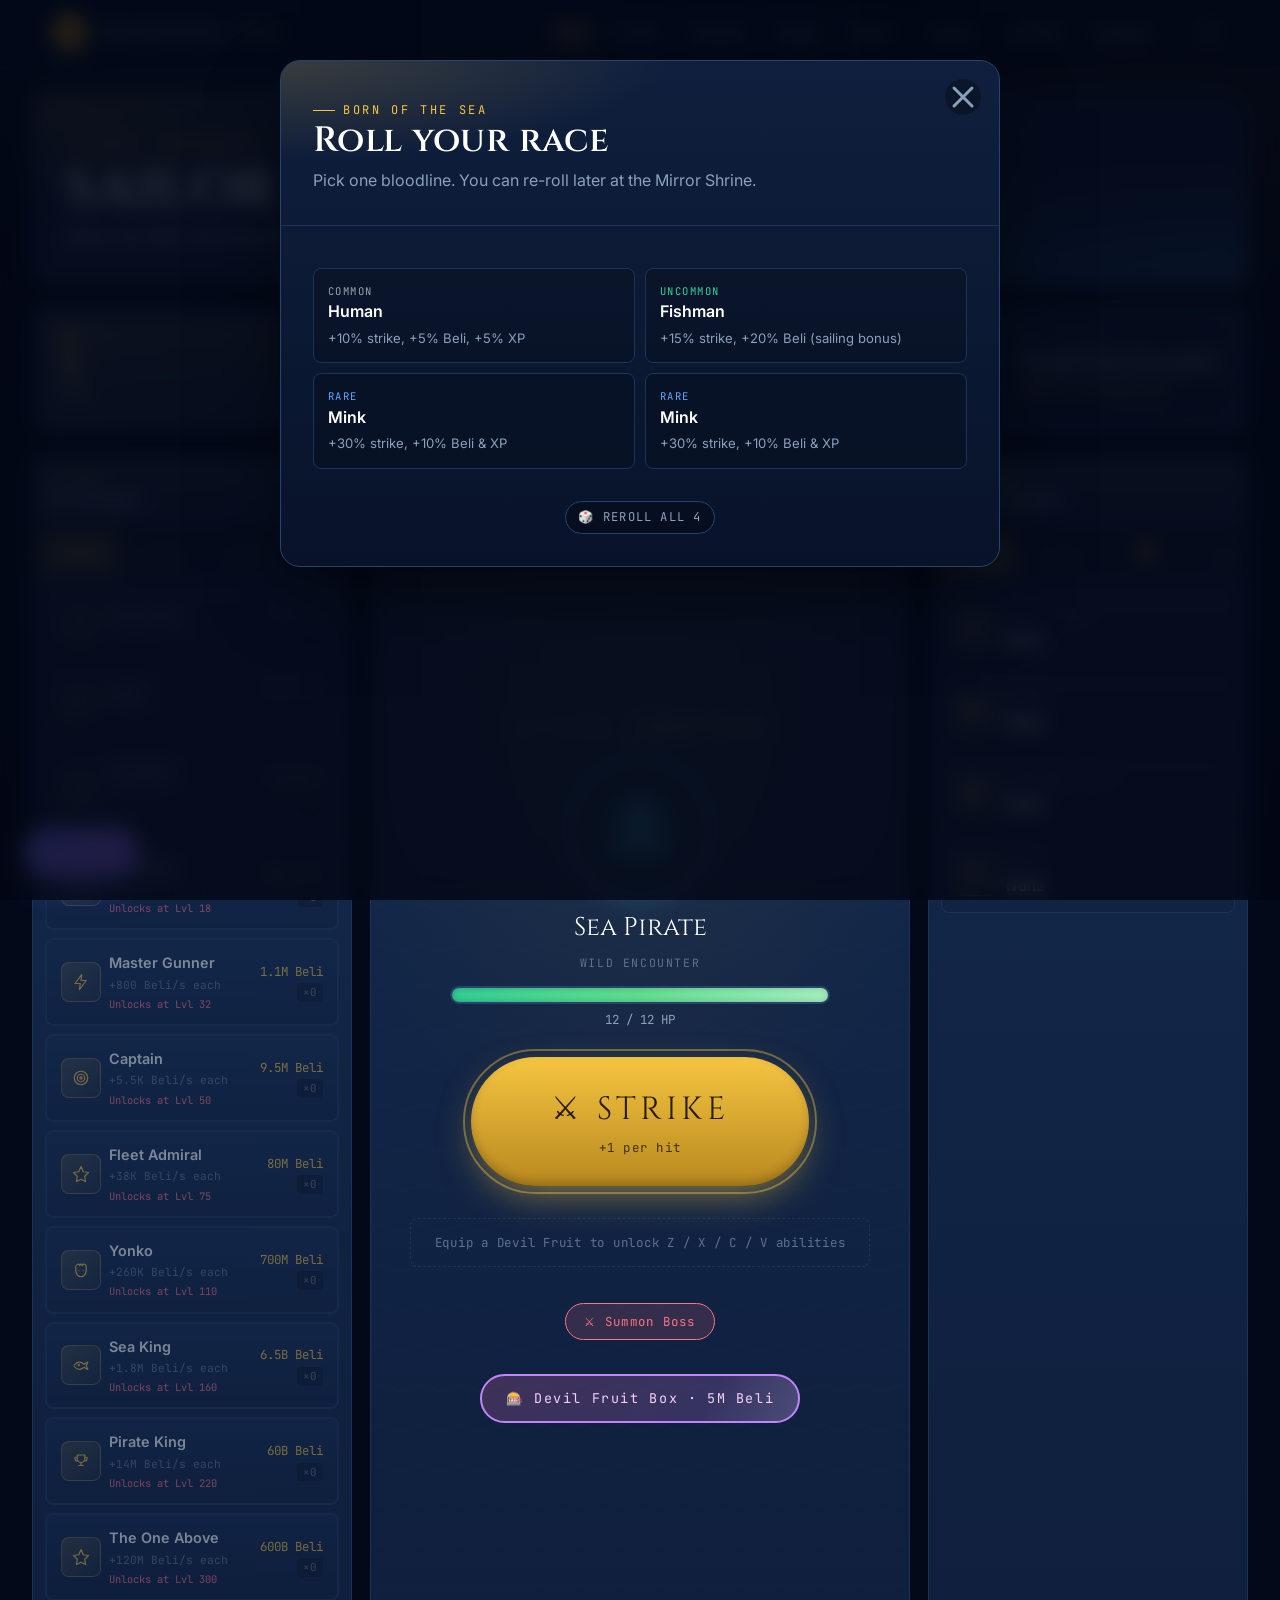
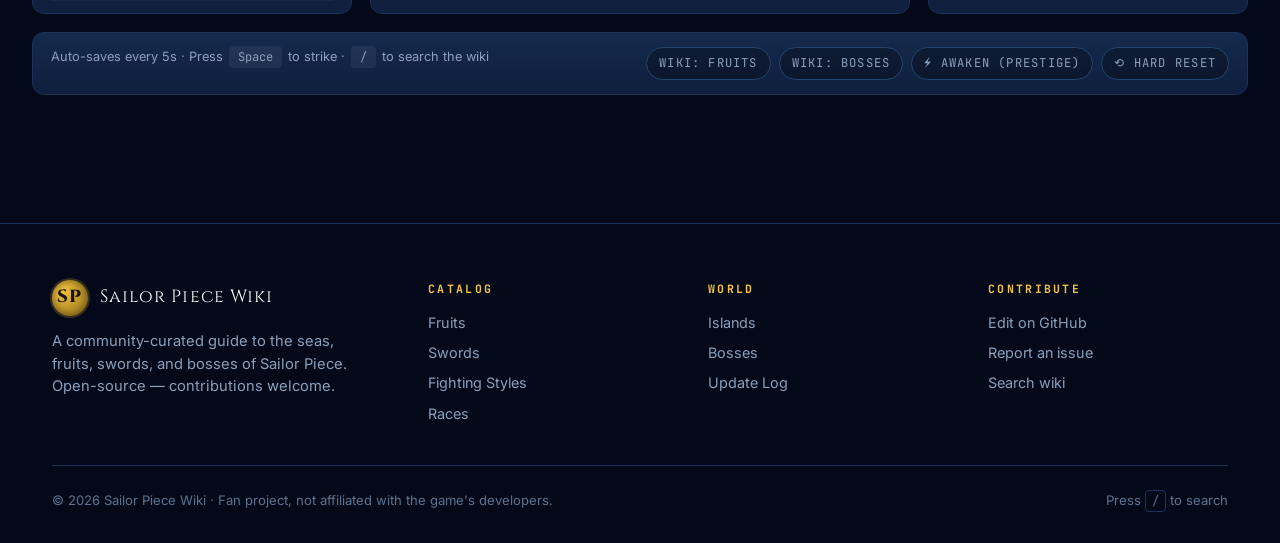
<file: index.html>
<!DOCTYPE html>
<html lang="en">
<head>
  <meta charset="UTF-8" />
  <meta name="viewport" content="width=device-width, initial-scale=1, viewport-fit=cover" />
  <title>Sailor Piece Idle — Play & Wiki</title>
  <meta name="description" content="An incremental fan game inspired by Sailor Piece. Collect Devil Fruits, hire crew, fight bosses, sail through three Seas." />
  <meta name="theme-color" content="#04091a" />
  <meta property="og:title" content="Sailor Piece Idle" />
  <meta property="og:description" content="Idle/incremental fan game and wiki for Sailor Piece." />
  <link rel="preconnect" href="https://fonts.googleapis.com" />
  <link rel="preconnect" href="https://fonts.gstatic.com" crossorigin />
  <link href="https://fonts.googleapis.com/css2?family=Cinzel:wght@500;600;700&family=Inter:wght@400;500;600;700&family=JetBrains+Mono:wght@400;600&display=swap" rel="stylesheet" />
  <link rel="stylesheet" href="assets/css/styles.css" />
  <link rel="icon" href="data:image/svg+xml;utf8,<svg xmlns='http://www.w3.org/2000/svg' viewBox='0 0 64 64'><circle cx='32' cy='32' r='28' fill='%23f5c542'/><text x='50%25' y='56%25' text-anchor='middle' font-family='Georgia' font-weight='700' font-size='28' fill='%231a1206'>SP</text></svg>" />
</head>
<body data-page="home">

  <main class="game">
    <div class="container">

      <!-- Game banner -->
      <section class="game-hero">
        <div class="game-hero-bg"></div>
        <div class="game-hero-content">
          <span class="eyebrow">Idle / Incremental · Fan Game</span>
          <h1 class="game-title">SAILOR PIECE <span class="accent">IDLE</span></h1>
          <p>Strike. Earn Beli. Hire crew. Eat fruits. Sail the seas. Defeat bosses.</p>
        </div>
      </section>

      <!-- Resource bar -->
      <section class="game-topbar">
        <div class="resource beli">
          <span class="label">💰 Beli</span>
          <span class="value" id="ui-beli">0</span>
          <span class="rate" id="ui-bps">+0/s</span>
        </div>
        <div class="resource">
          <span class="label">⭐ Level <span id="ui-level">1</span></span>
          <span class="value" id="ui-level-big">Lvl 1</span>
          <div class="xp-bar"><div class="xp-fill" id="ui-xp-fill"></div></div>
          <span class="rate" id="ui-xp">0 / 20 XP</span>
        </div>
        <div class="resource">
          <span class="label">⚔ Strike Power</span>
          <span class="value" id="ui-power">1</span>
          <span class="rate">per click · Space to hit</span>
        </div>
        <div class="resource">
          <span class="label">🧬 Race</span>
          <span class="value" id="ui-race">—</span>
          <button class="link-btn" id="reroll-race">reroll</button>
        </div>
        <div class="resource">
          <span class="label">⚓ Sailing</span>
          <span class="value" id="ui-island">—</span>
          <span class="rate">switch in Islands tab</span>
        </div>
      </section>

      <!-- Floating admin button -->
      <button class="admin-fab" id="admin-btn" title="Admin Panel (~ key)" aria-label="Open admin panel">
        <svg viewBox="0 0 24 24" fill="none" stroke="currentColor" stroke-width="2" stroke-linecap="round" stroke-linejoin="round"><path d="M14.7 6.3a4 4 0 0 0 5 5l-9.4 9.4a2.83 2.83 0 1 1-4-4z"/></svg>
        <span>Admin</span>
      </button>

      <!-- Game board -->
      <section class="game-board">

        <!-- LEFT: shop -->
        <aside class="game-shop">
          <div class="panel-header">
            <span class="panel-eyebrow">⚒ Shop</span>
            <span class="panel-title">Buy &amp; Equip</span>
          </div>
          <div class="tabs" id="shop-tabs">
            <button class="tab active" data-tab="crew">Crew</button>
            <button class="tab" data-tab="fruits">Fruits</button>
            <button class="tab" data-tab="swords">Swords</button>
            <button class="tab" data-tab="styles">Styles</button>
            <button class="tab" data-tab="islands">Islands</button>
          </div>
          <div class="tab-panes" id="shop-panes">
            <div class="tab-pane active" id="pane-crew"></div>
            <div class="tab-pane" id="pane-fruits"></div>
            <div class="tab-pane" id="pane-swords"></div>
            <div class="tab-pane" id="pane-styles"></div>
            <div class="tab-pane" id="pane-islands"></div>
          </div>
        </aside>

        <!-- CENTER: arena -->
        <section class="game-arena-wrap">
          <div class="panel-header center">
            <span class="panel-eyebrow">⚔ Combat</span>
            <span class="panel-title">Strike to earn Beli</span>
          </div>
          <div class="game-arena" id="arena">
            <div class="loading-spinner">Loading the seas...</div>
          </div>
        </section>

        <!-- RIGHT: info -->
        <aside class="game-info">
          <div class="panel-header">
            <span class="panel-eyebrow">📜 Loadout</span>
            <span class="panel-title">Your Captain</span>
          </div>
          <div class="tabs" id="info-tabs">
            <button class="tab active" data-tab="equip">Equipped</button>
            <button class="tab" data-tab="quests">Quests</button>
            <button class="tab" data-tab="achievements">🏆</button>
            <button class="tab" data-tab="stats">Stats</button>
          </div>
          <div class="tab-panes" id="info-panes">
            <div class="tab-pane active" id="pane-equip"></div>
            <div class="tab-pane" id="pane-quests"></div>
            <div class="tab-pane" id="pane-achievements"></div>
            <div class="tab-pane" id="pane-stats"></div>
          </div>
        </aside>

      </section>

      <!-- Controls -->
      <section class="game-bottombar">
        <span>Auto-saves every 5s · Press <kbd>Space</kbd> to strike · <kbd>/</kbd> to search the wiki</span>
        <div class="actions">
          <a class="btn-sm" href="fruits.html">Wiki: Fruits</a>
          <a class="btn-sm" href="bosses.html">Wiki: Bosses</a>
          <button class="btn-sm prestige" id="prestige-btn">⚡ Awaken (prestige)</button>
          <button class="btn-sm danger" id="reset-btn">⟲ Hard reset</button>
        </div>
      </section>

      <!-- Error catcher -->
      <div id="boot-error" style="display:none"></div>

    </div>
  </main>

  <script>
    // Surface any boot error as visible text instead of a silent blank UI
    window.addEventListener('error', e => {
      const box = document.getElementById('boot-error');
      if (box) {
        box.style.display = 'block';
        box.style.cssText = 'display:block;margin:24px auto;max-width:600px;padding:16px;background:rgba(251,113,133,0.1);border:1px solid #fb7185;border-radius:8px;color:#fda4af;font-family:monospace;font-size:13px';
        box.textContent = 'Game failed to load: ' + (e.message || e.error?.message || 'unknown error') + ' (' + (e.filename || '') + ':' + (e.lineno || '?') + ')';
      }
    });
  </script>

  <script type="module" src="assets/js/game.js"></script>
</body>
</html>
</file>
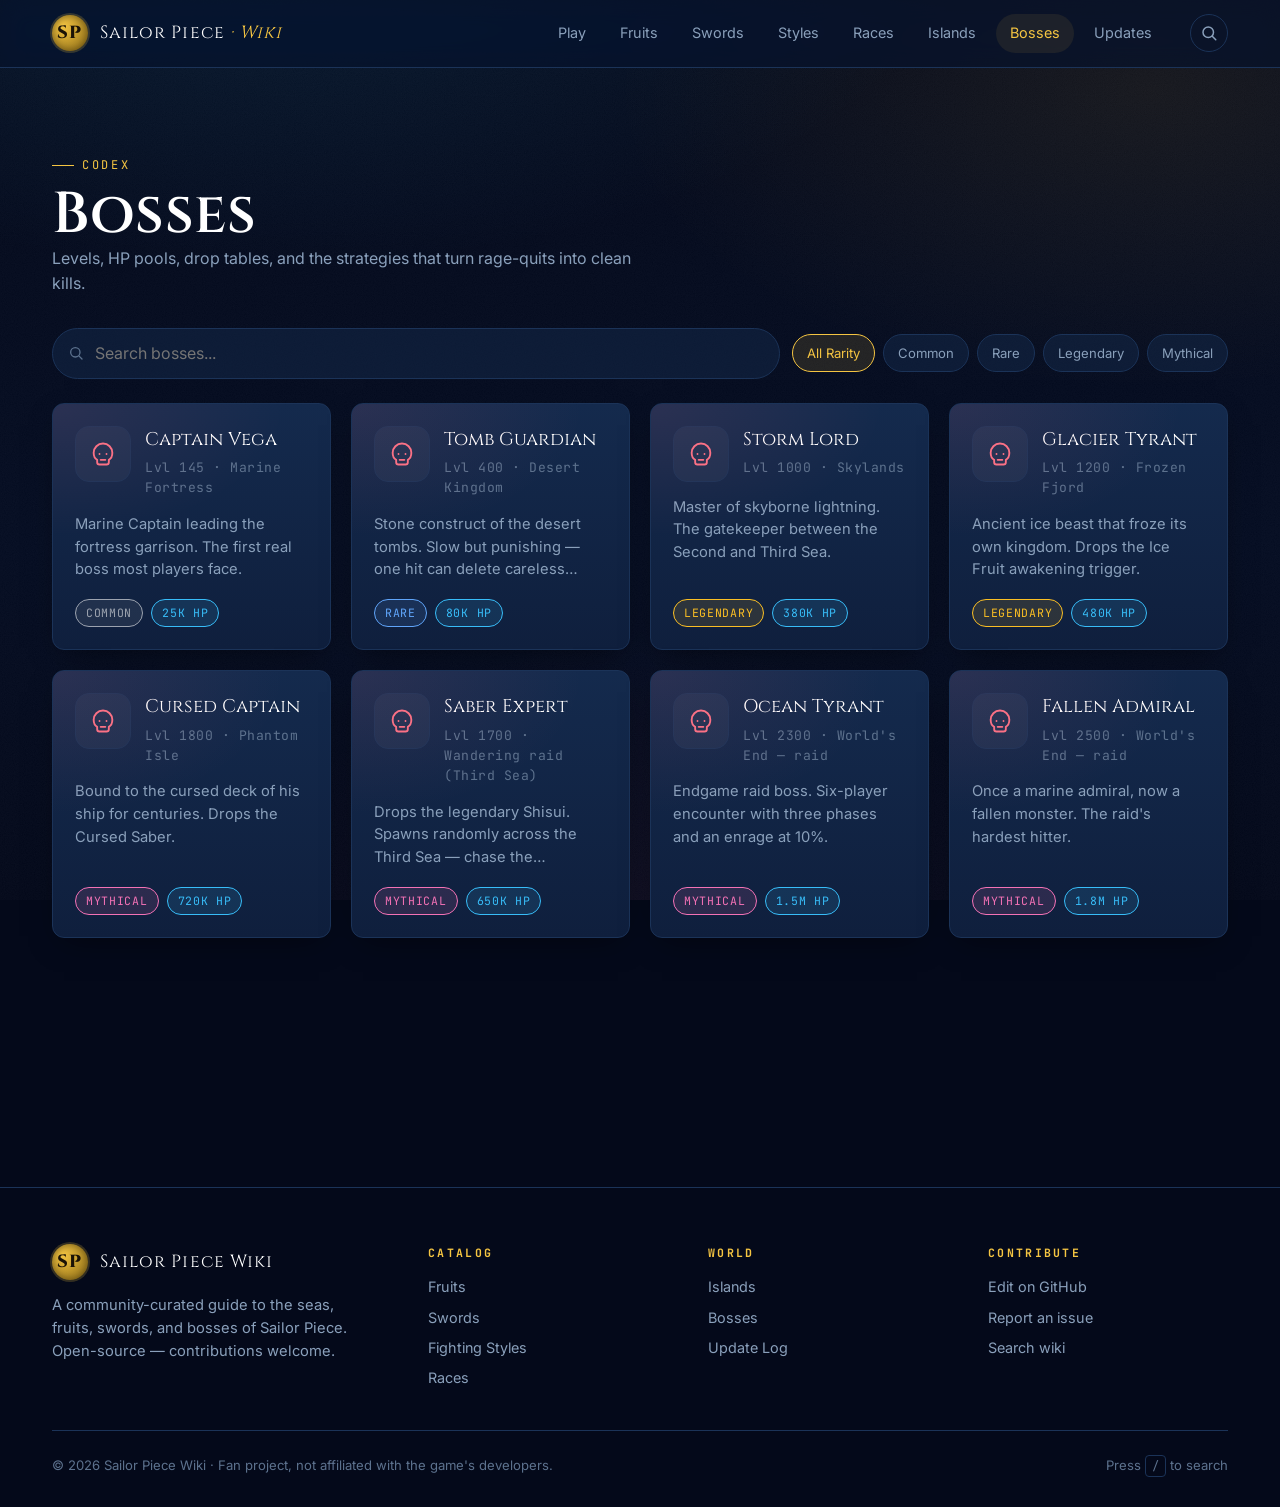
<file: bosses.html>
<!DOCTYPE html>
<html lang="en">
<head>
  <meta charset="UTF-8" />
  <meta name="viewport" content="width=device-width, initial-scale=1, viewport-fit=cover" />
  <title>Bosses — Sailor Piece Wiki</title>
  <meta name="description" content="Every boss in Sailor Piece — drops, drop chances, recommended levels, and strategy notes." />
  <meta name="theme-color" content="#04091a" />
  <link rel="preconnect" href="https://fonts.googleapis.com" />
  <link rel="preconnect" href="https://fonts.gstatic.com" crossorigin />
  <link href="https://fonts.googleapis.com/css2?family=Cinzel:wght@500;600;700&family=Inter:wght@400;500;600;700&family=JetBrains+Mono:wght@400;600&display=swap" rel="stylesheet" />
  <link rel="stylesheet" href="assets/css/styles.css" />
  <link rel="icon" href="data:image/svg+xml;utf8,<svg xmlns='http://www.w3.org/2000/svg' viewBox='0 0 64 64'><circle cx='32' cy='32' r='28' fill='%23f5c542'/><text x='50%25' y='56%25' text-anchor='middle' font-family='Georgia' font-weight='700' font-size='28' fill='%231a1206'>SP</text></svg>" />
</head>
<body data-page="bosses">
  <main>
    <section class="section" style="padding-top: clamp(48px, 8vw, 80px)">
      <div class="container">
        <span class="eyebrow">Codex</span>
        <div class="section-head">
          <div>
            <h1 style="margin-top:8px">Bosses</h1>
            <p>Levels, HP pools, drop tables, and the strategies that turn rage-quits into clean kills.</p>
          </div>
        </div>
        <div class="filters" id="filters"></div>
        <div class="grid" id="grid"></div>
      </div>
    </section>
  </main>

  <script type="module">
    import { renderCatalog } from './assets/js/data.js';
    document.addEventListener('DOMContentLoaded', () => renderCatalog('bosses', 'data/bosses.json'));
  </script>
</body>
</html>
</file>
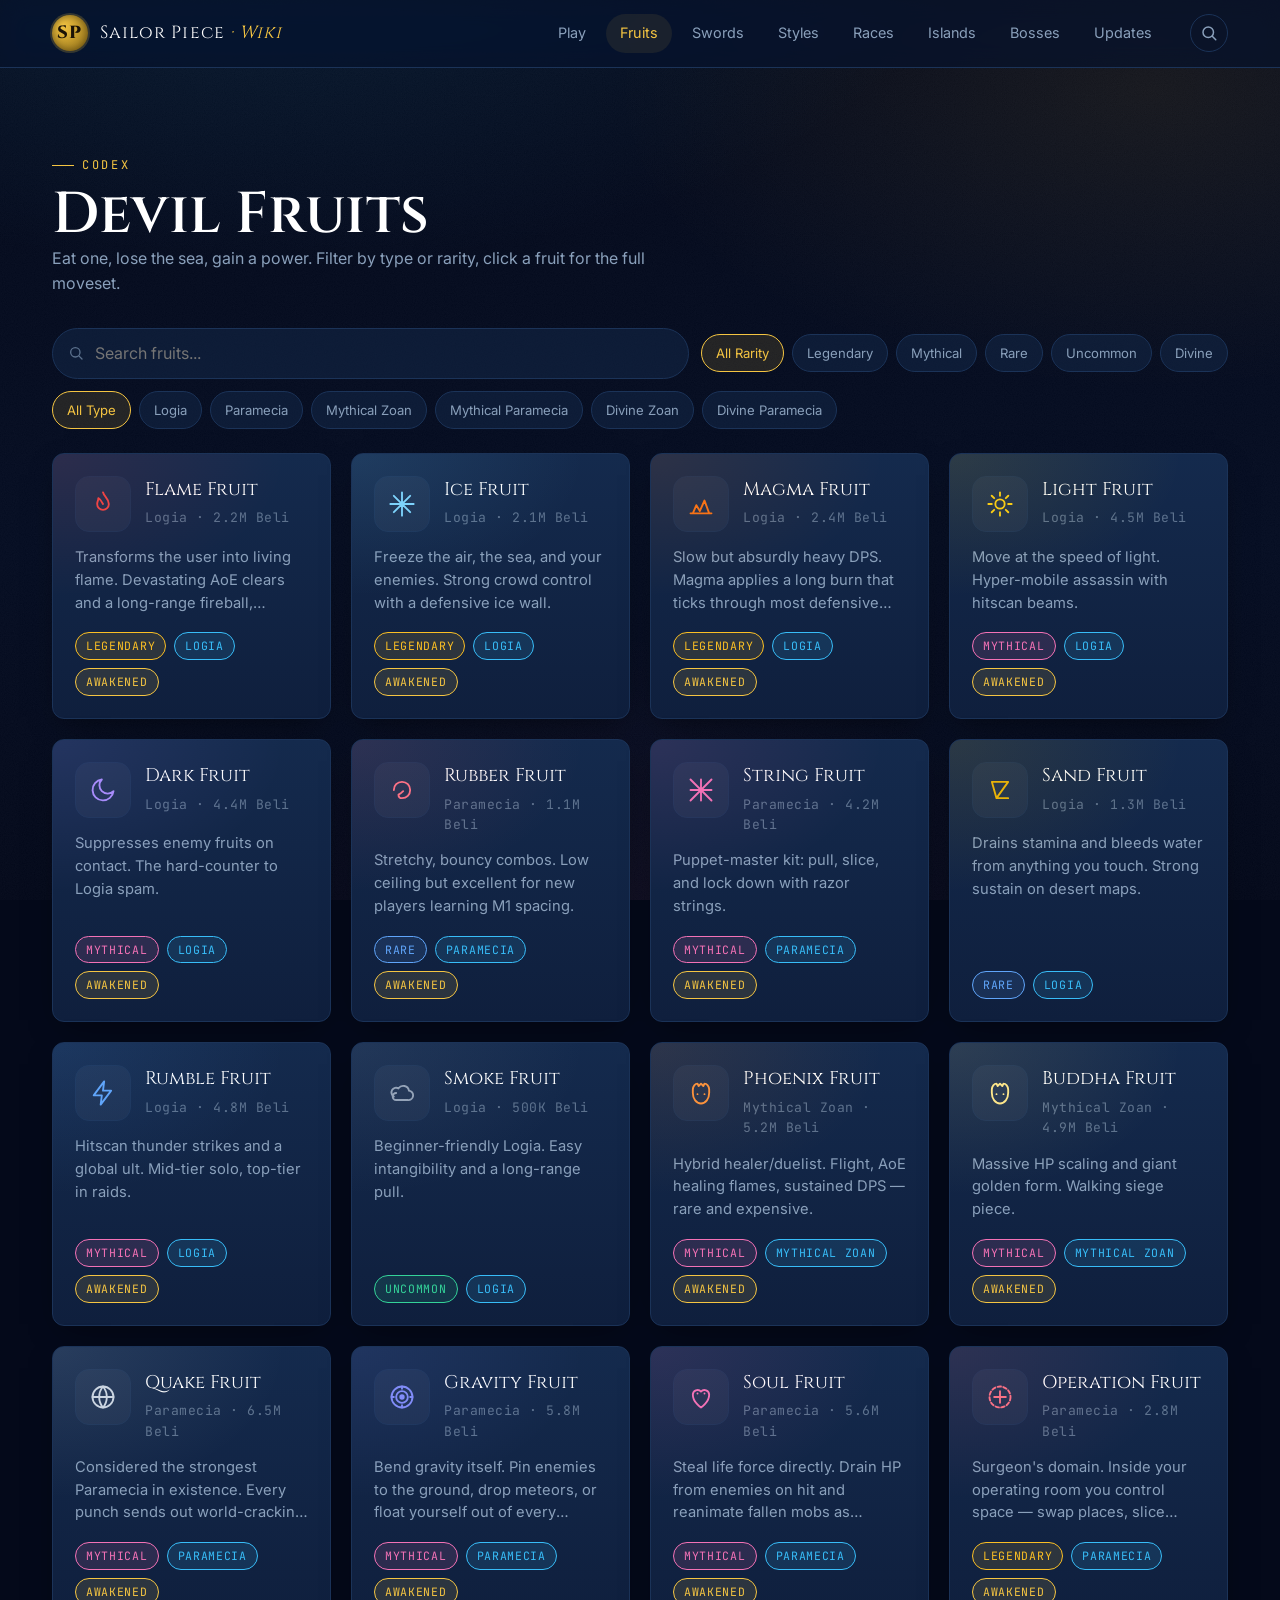
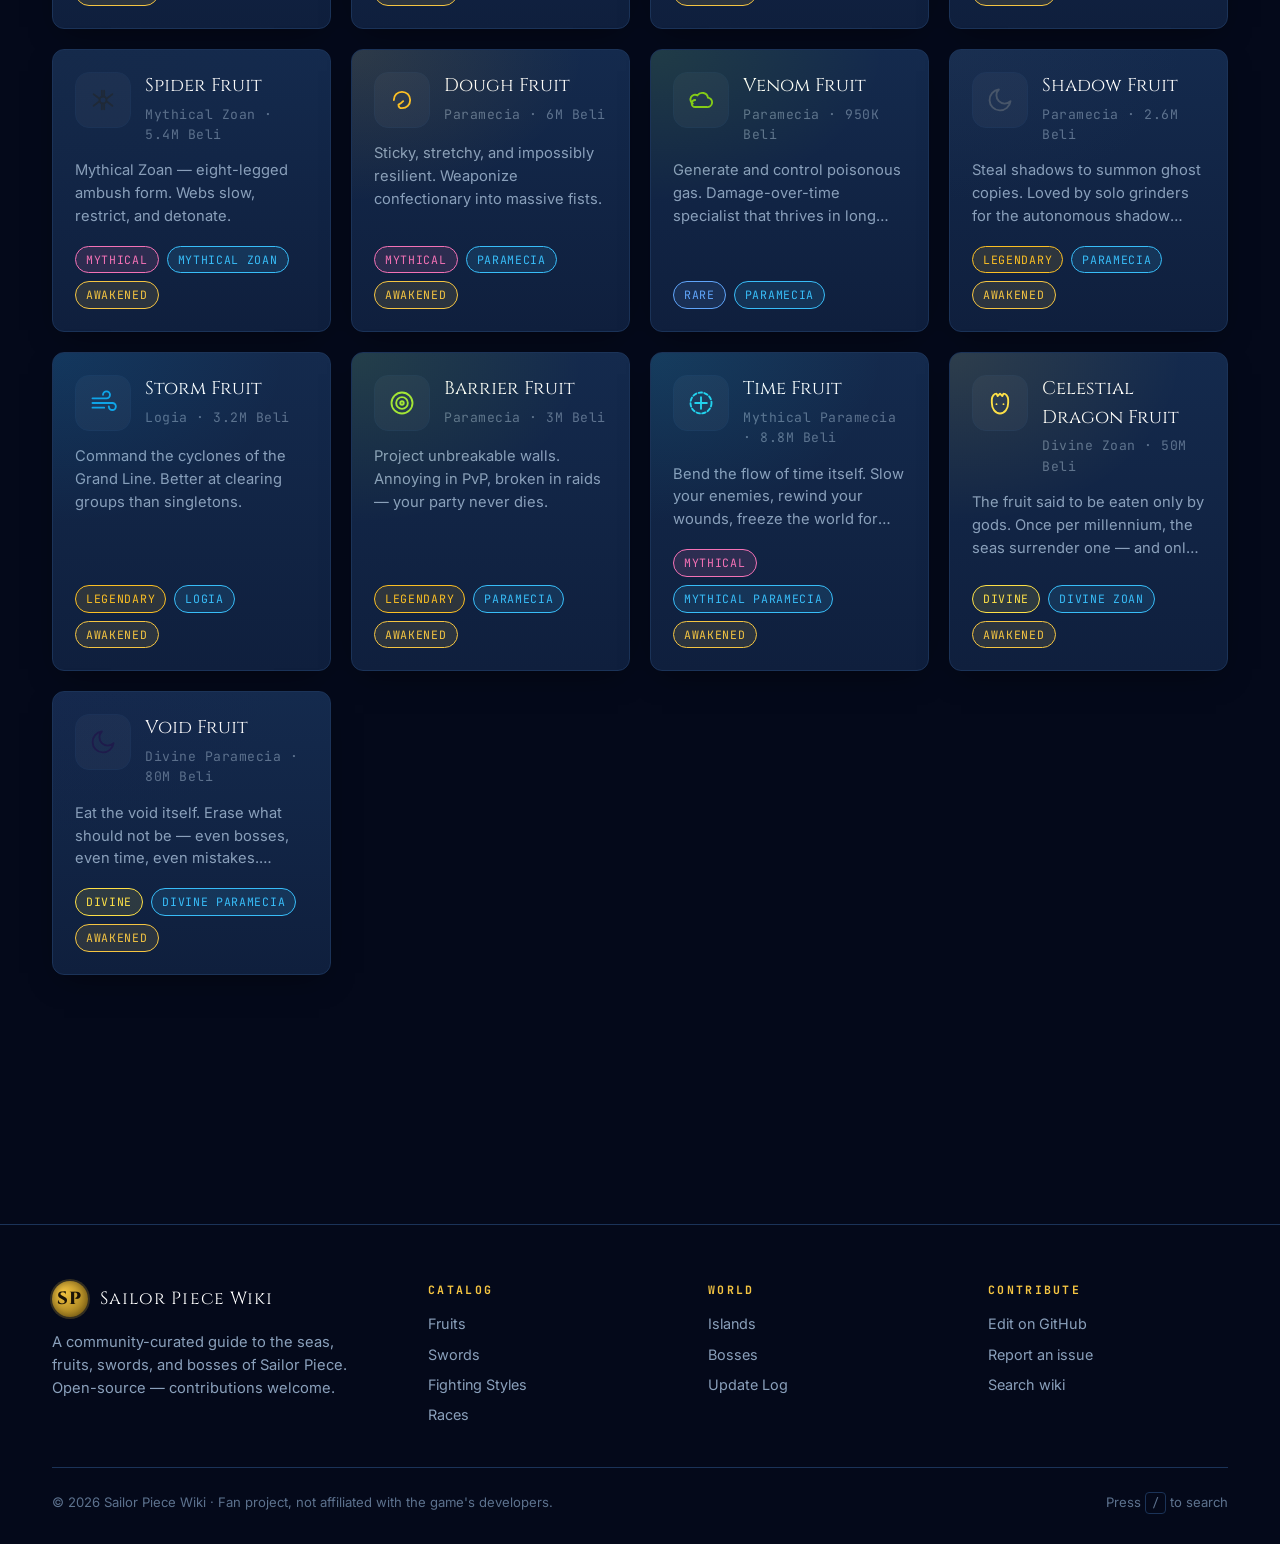
<file: fruits.html>
<!DOCTYPE html>
<html lang="en">
<head>
  <meta charset="UTF-8" />
  <meta name="viewport" content="width=device-width, initial-scale=1, viewport-fit=cover" />
  <title>Devil Fruits — Sailor Piece Wiki</title>
  <meta name="description" content="Every Devil Fruit in Sailor Piece: movesets, prices, awakenings, and combo tips." />
  <meta name="theme-color" content="#04091a" />
  <link rel="preconnect" href="https://fonts.googleapis.com" />
  <link rel="preconnect" href="https://fonts.gstatic.com" crossorigin />
  <link href="https://fonts.googleapis.com/css2?family=Cinzel:wght@500;600;700&family=Inter:wght@400;500;600;700&family=JetBrains+Mono:wght@400;600&display=swap" rel="stylesheet" />
  <link rel="stylesheet" href="assets/css/styles.css" />
  <link rel="icon" href="data:image/svg+xml;utf8,<svg xmlns='http://www.w3.org/2000/svg' viewBox='0 0 64 64'><circle cx='32' cy='32' r='28' fill='%23f5c542'/><text x='50%25' y='56%25' text-anchor='middle' font-family='Georgia' font-weight='700' font-size='28' fill='%231a1206'>SP</text></svg>" />
</head>
<body data-page="fruits">
  <main>
    <section class="section" style="padding-top: clamp(48px, 8vw, 80px)">
      <div class="container">
        <span class="eyebrow">Codex</span>
        <div class="section-head">
          <div>
            <h1 style="margin-top:8px">Devil Fruits</h1>
            <p>Eat one, lose the sea, gain a power. Filter by type or rarity, click a fruit for the full moveset.</p>
          </div>
        </div>
        <div class="filters" id="filters"></div>
        <div class="grid" id="grid"></div>
      </div>
    </section>
  </main>

  <script type="module">
    import { renderCatalog } from './assets/js/data.js';
    document.addEventListener('DOMContentLoaded', () => renderCatalog('fruits', 'data/fruits.json'));
  </script>
</body>
</html>
</file>
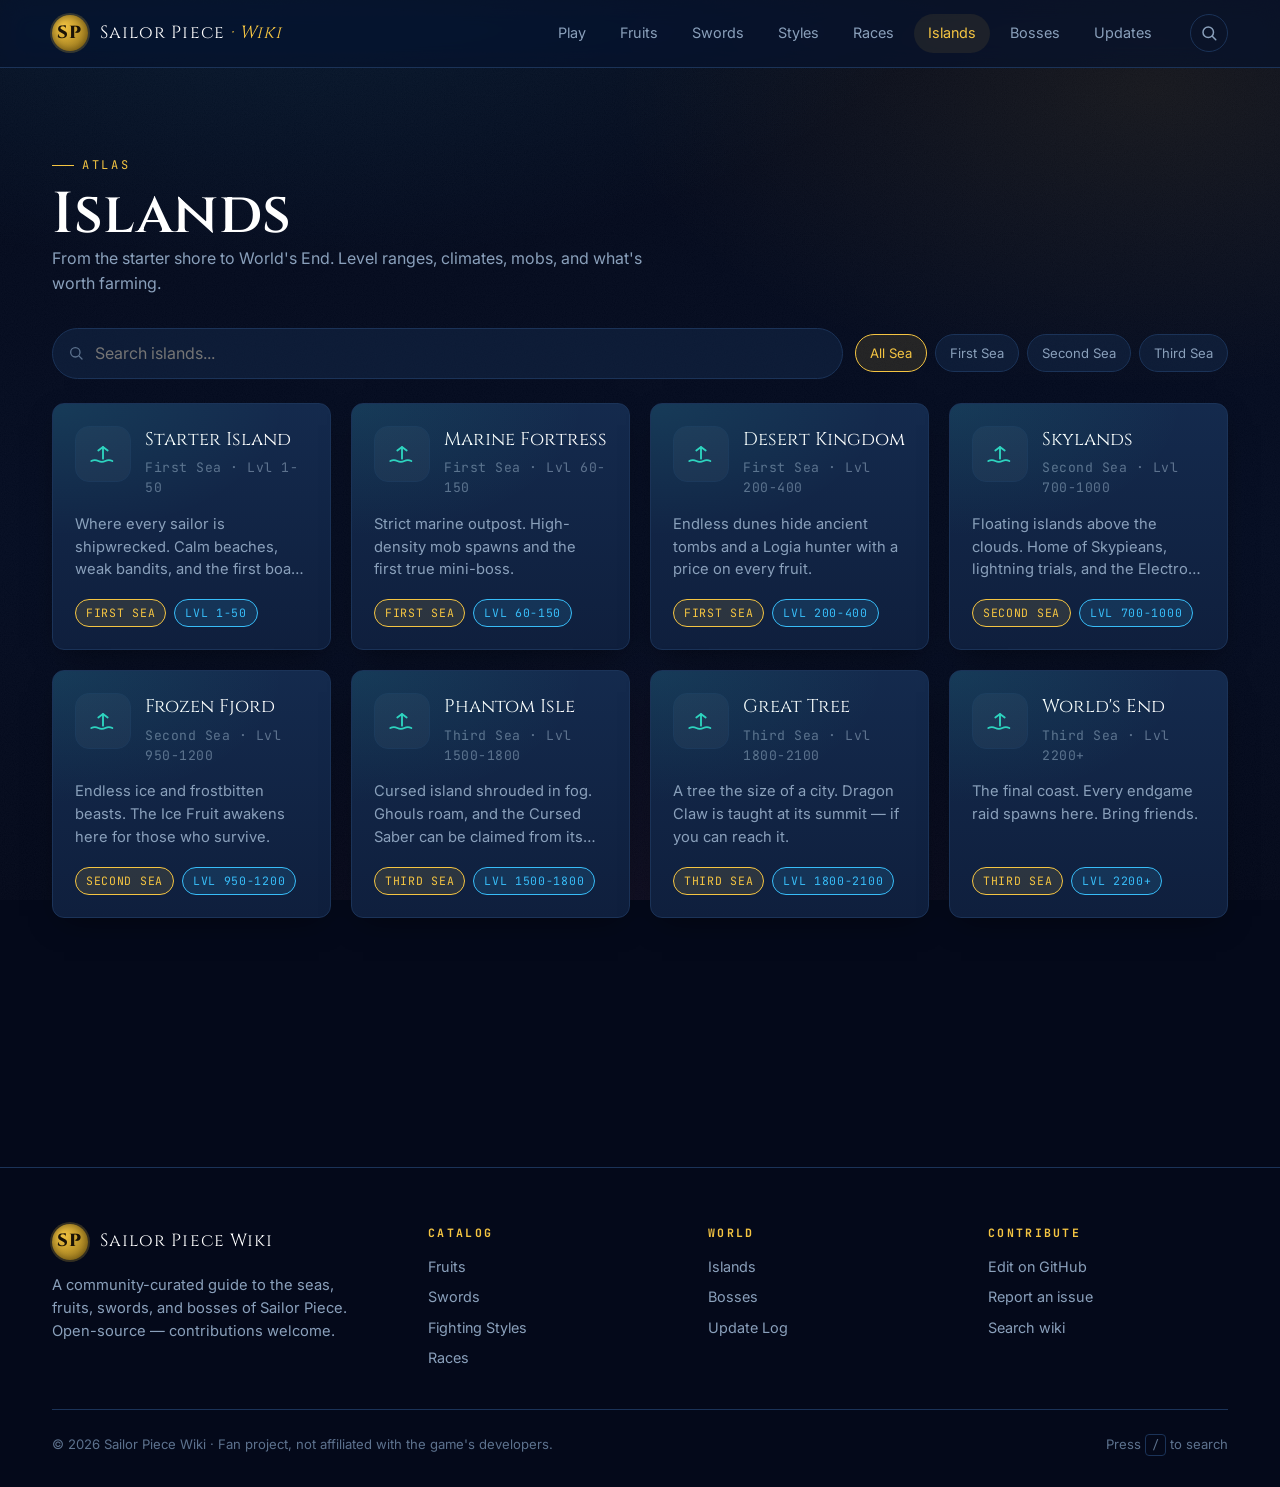
<file: locations.html>
<!DOCTYPE html>
<html lang="en">
<head>
  <meta charset="UTF-8" />
  <meta name="viewport" content="width=device-width, initial-scale=1, viewport-fit=cover" />
  <title>Islands — Sailor Piece Wiki</title>
  <meta name="description" content="Every island in the three Seas of Sailor Piece — level ranges, mobs, and notable drops." />
  <meta name="theme-color" content="#04091a" />
  <link rel="preconnect" href="https://fonts.googleapis.com" />
  <link rel="preconnect" href="https://fonts.gstatic.com" crossorigin />
  <link href="https://fonts.googleapis.com/css2?family=Cinzel:wght@500;600;700&family=Inter:wght@400;500;600;700&family=JetBrains+Mono:wght@400;600&display=swap" rel="stylesheet" />
  <link rel="stylesheet" href="assets/css/styles.css" />
  <link rel="icon" href="data:image/svg+xml;utf8,<svg xmlns='http://www.w3.org/2000/svg' viewBox='0 0 64 64'><circle cx='32' cy='32' r='28' fill='%23f5c542'/><text x='50%25' y='56%25' text-anchor='middle' font-family='Georgia' font-weight='700' font-size='28' fill='%231a1206'>SP</text></svg>" />
</head>
<body data-page="locations">
  <main>
    <section class="section" style="padding-top: clamp(48px, 8vw, 80px)">
      <div class="container">
        <span class="eyebrow">Atlas</span>
        <div class="section-head">
          <div>
            <h1 style="margin-top:8px">Islands</h1>
            <p>From the starter shore to World's End. Level ranges, climates, mobs, and what's worth farming.</p>
          </div>
        </div>
        <div class="filters" id="filters"></div>
        <div class="grid" id="grid"></div>
      </div>
    </section>
  </main>

  <script type="module">
    import { renderCatalog } from './assets/js/data.js';
    document.addEventListener('DOMContentLoaded', () => renderCatalog('locations', 'data/locations.json'));
  </script>
</body>
</html>
</file>
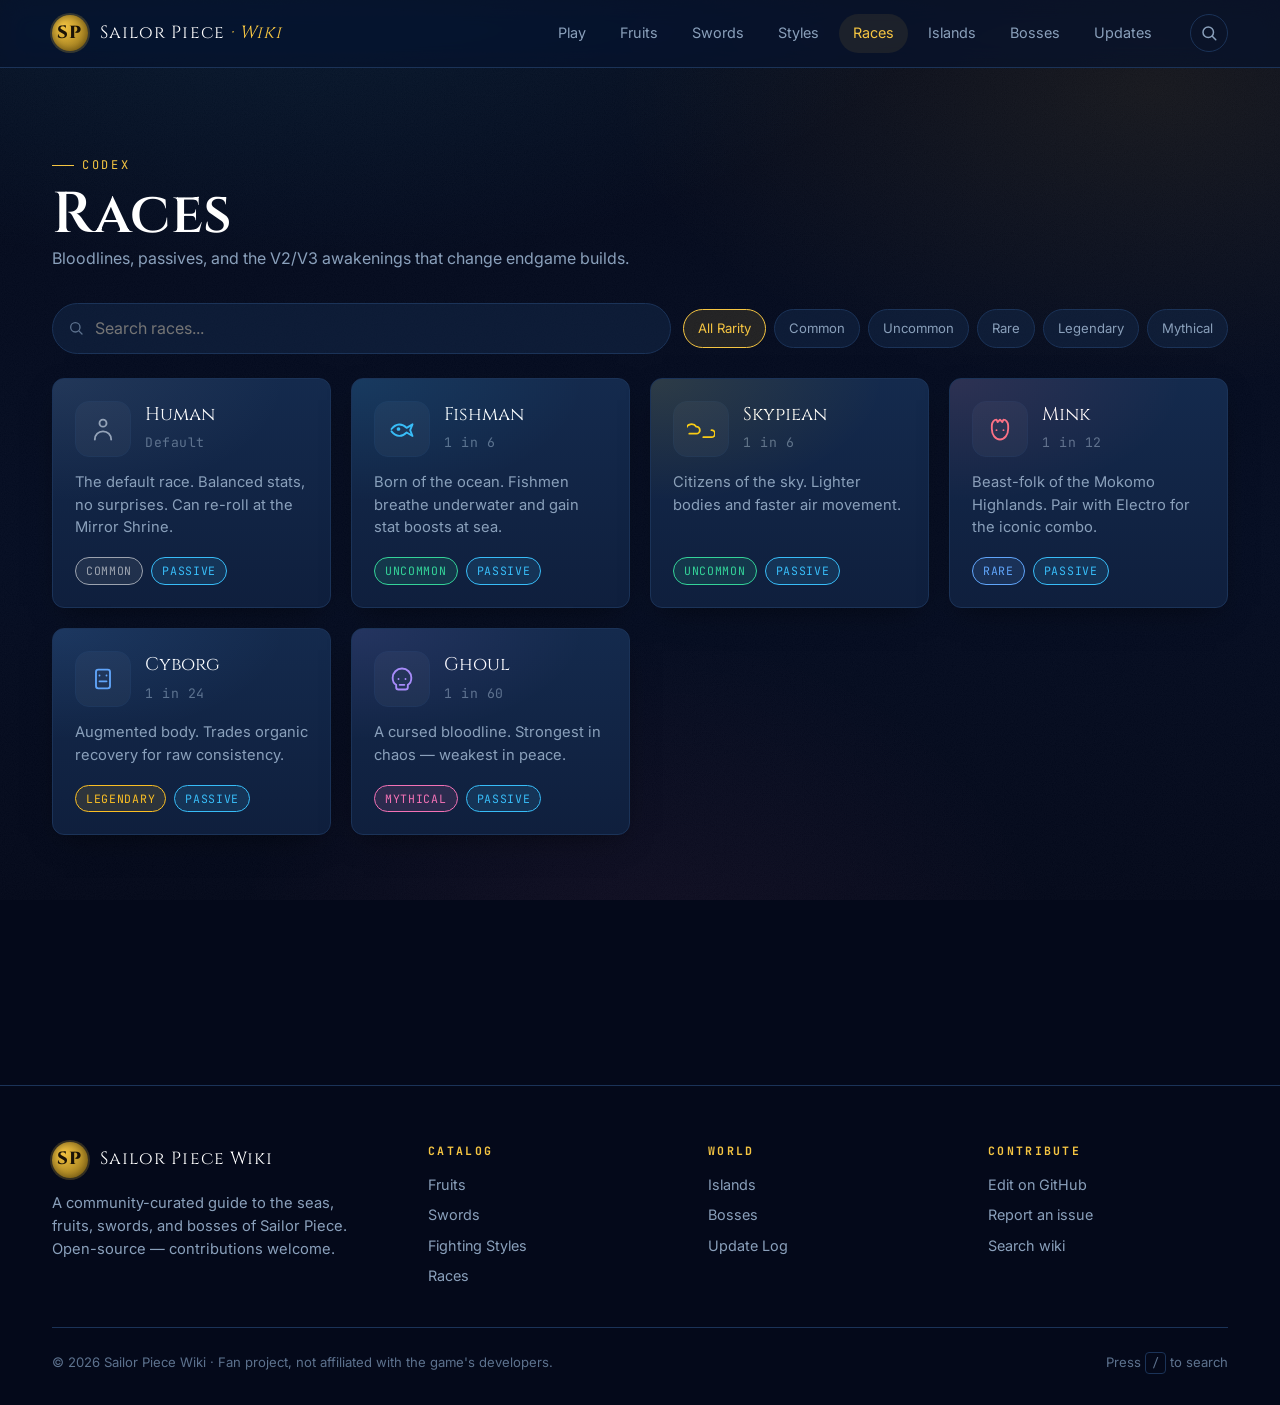
<file: races.html>
<!DOCTYPE html>
<html lang="en">
<head>
  <meta charset="UTF-8" />
  <meta name="viewport" content="width=device-width, initial-scale=1, viewport-fit=cover" />
  <title>Races — Sailor Piece Wiki</title>
  <meta name="description" content="Every playable race in Sailor Piece — passives, awakenings, and synergies." />
  <meta name="theme-color" content="#04091a" />
  <link rel="preconnect" href="https://fonts.googleapis.com" />
  <link rel="preconnect" href="https://fonts.gstatic.com" crossorigin />
  <link href="https://fonts.googleapis.com/css2?family=Cinzel:wght@500;600;700&family=Inter:wght@400;500;600;700&family=JetBrains+Mono:wght@400;600&display=swap" rel="stylesheet" />
  <link rel="stylesheet" href="assets/css/styles.css" />
  <link rel="icon" href="data:image/svg+xml;utf8,<svg xmlns='http://www.w3.org/2000/svg' viewBox='0 0 64 64'><circle cx='32' cy='32' r='28' fill='%23f5c542'/><text x='50%25' y='56%25' text-anchor='middle' font-family='Georgia' font-weight='700' font-size='28' fill='%231a1206'>SP</text></svg>" />
</head>
<body data-page="races">
  <main>
    <section class="section" style="padding-top: clamp(48px, 8vw, 80px)">
      <div class="container">
        <span class="eyebrow">Codex</span>
        <div class="section-head">
          <div>
            <h1 style="margin-top:8px">Races</h1>
            <p>Bloodlines, passives, and the V2/V3 awakenings that change endgame builds.</p>
          </div>
        </div>
        <div class="filters" id="filters"></div>
        <div class="grid" id="grid"></div>
      </div>
    </section>
  </main>

  <script type="module">
    import { renderCatalog } from './assets/js/data.js';
    document.addEventListener('DOMContentLoaded', () => renderCatalog('races', 'data/races.json'));
  </script>
</body>
</html>
</file>
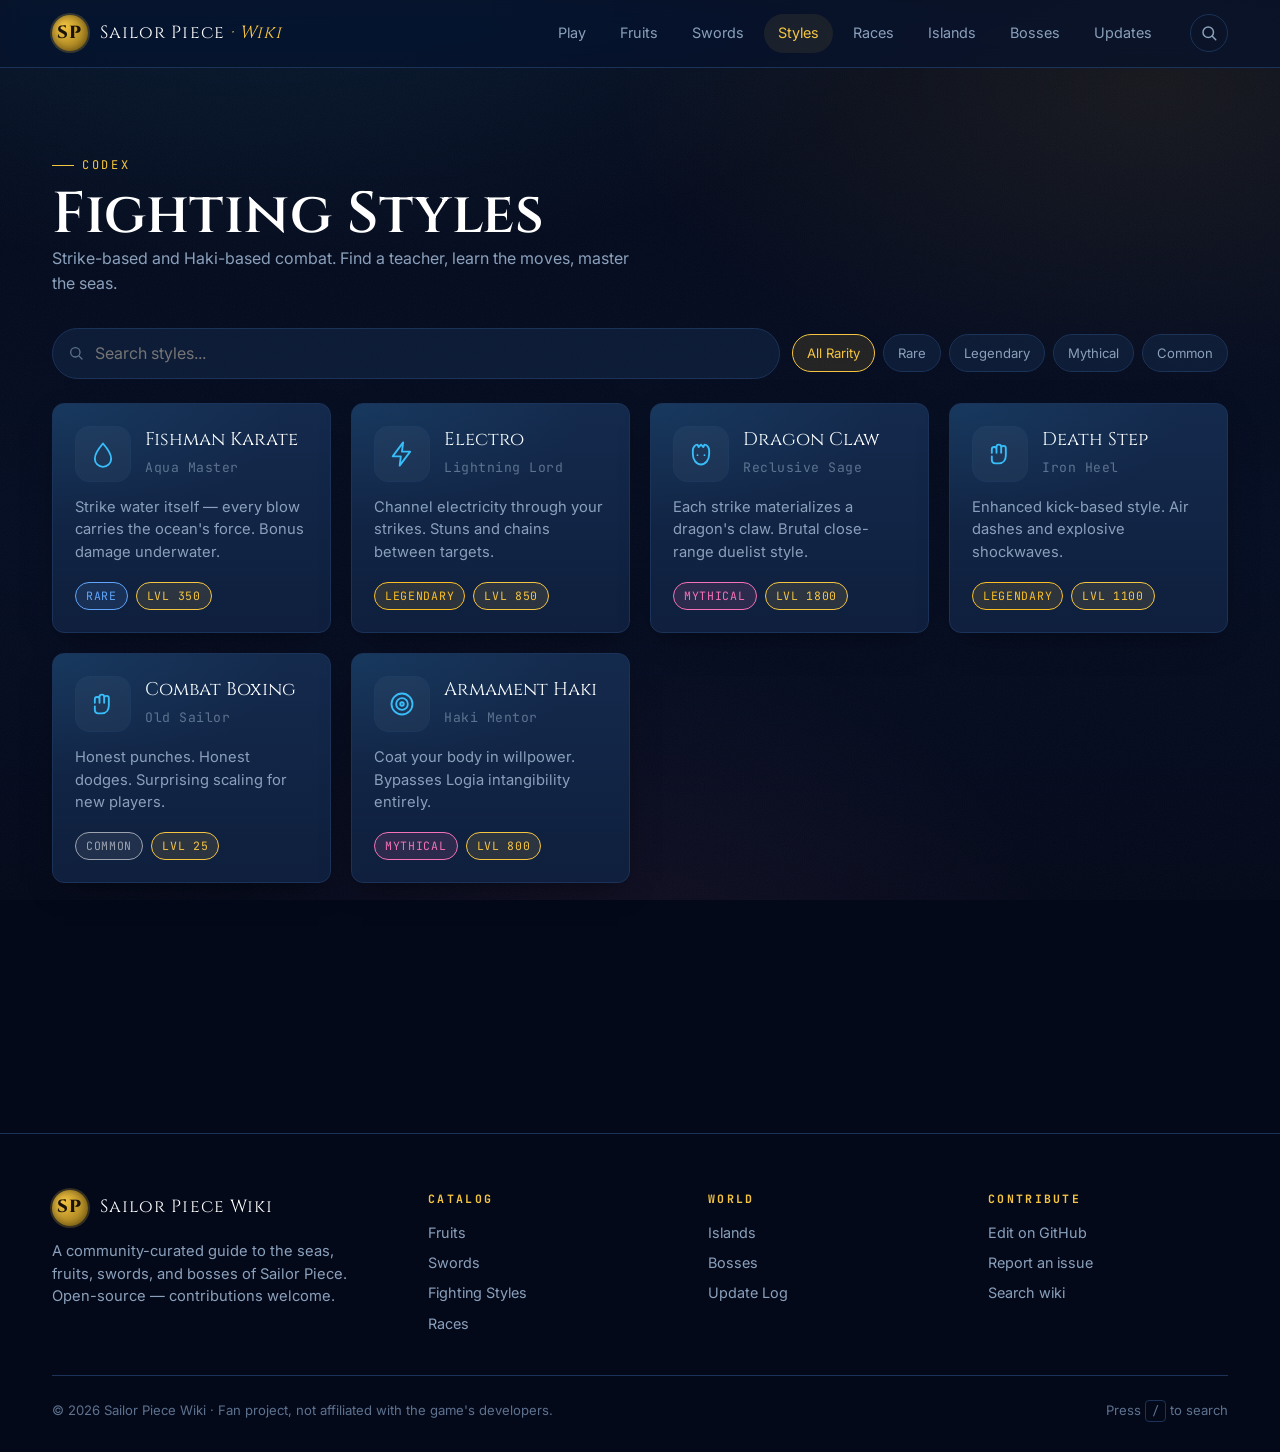
<file: styles.html>
<!DOCTYPE html>
<html lang="en">
<head>
  <meta charset="UTF-8" />
  <meta name="viewport" content="width=device-width, initial-scale=1, viewport-fit=cover" />
  <title>Fighting Styles — Sailor Piece Wiki</title>
  <meta name="description" content="Every fighting style in Sailor Piece — teachers, costs, requirements, and movesets." />
  <meta name="theme-color" content="#04091a" />
  <link rel="preconnect" href="https://fonts.googleapis.com" />
  <link rel="preconnect" href="https://fonts.gstatic.com" crossorigin />
  <link href="https://fonts.googleapis.com/css2?family=Cinzel:wght@500;600;700&family=Inter:wght@400;500;600;700&family=JetBrains+Mono:wght@400;600&display=swap" rel="stylesheet" />
  <link rel="stylesheet" href="assets/css/styles.css" />
  <link rel="icon" href="data:image/svg+xml;utf8,<svg xmlns='http://www.w3.org/2000/svg' viewBox='0 0 64 64'><circle cx='32' cy='32' r='28' fill='%23f5c542'/><text x='50%25' y='56%25' text-anchor='middle' font-family='Georgia' font-weight='700' font-size='28' fill='%231a1206'>SP</text></svg>" />
</head>
<body data-page="styles">
  <main>
    <section class="section" style="padding-top: clamp(48px, 8vw, 80px)">
      <div class="container">
        <span class="eyebrow">Codex</span>
        <div class="section-head">
          <div>
            <h1 style="margin-top:8px">Fighting Styles</h1>
            <p>Strike-based and Haki-based combat. Find a teacher, learn the moves, master the seas.</p>
          </div>
        </div>
        <div class="filters" id="filters"></div>
        <div class="grid" id="grid"></div>
      </div>
    </section>
  </main>

  <script type="module">
    import { renderCatalog } from './assets/js/data.js';
    document.addEventListener('DOMContentLoaded', () => renderCatalog('styles', 'data/styles.json'));
  </script>
</body>
</html>
</file>
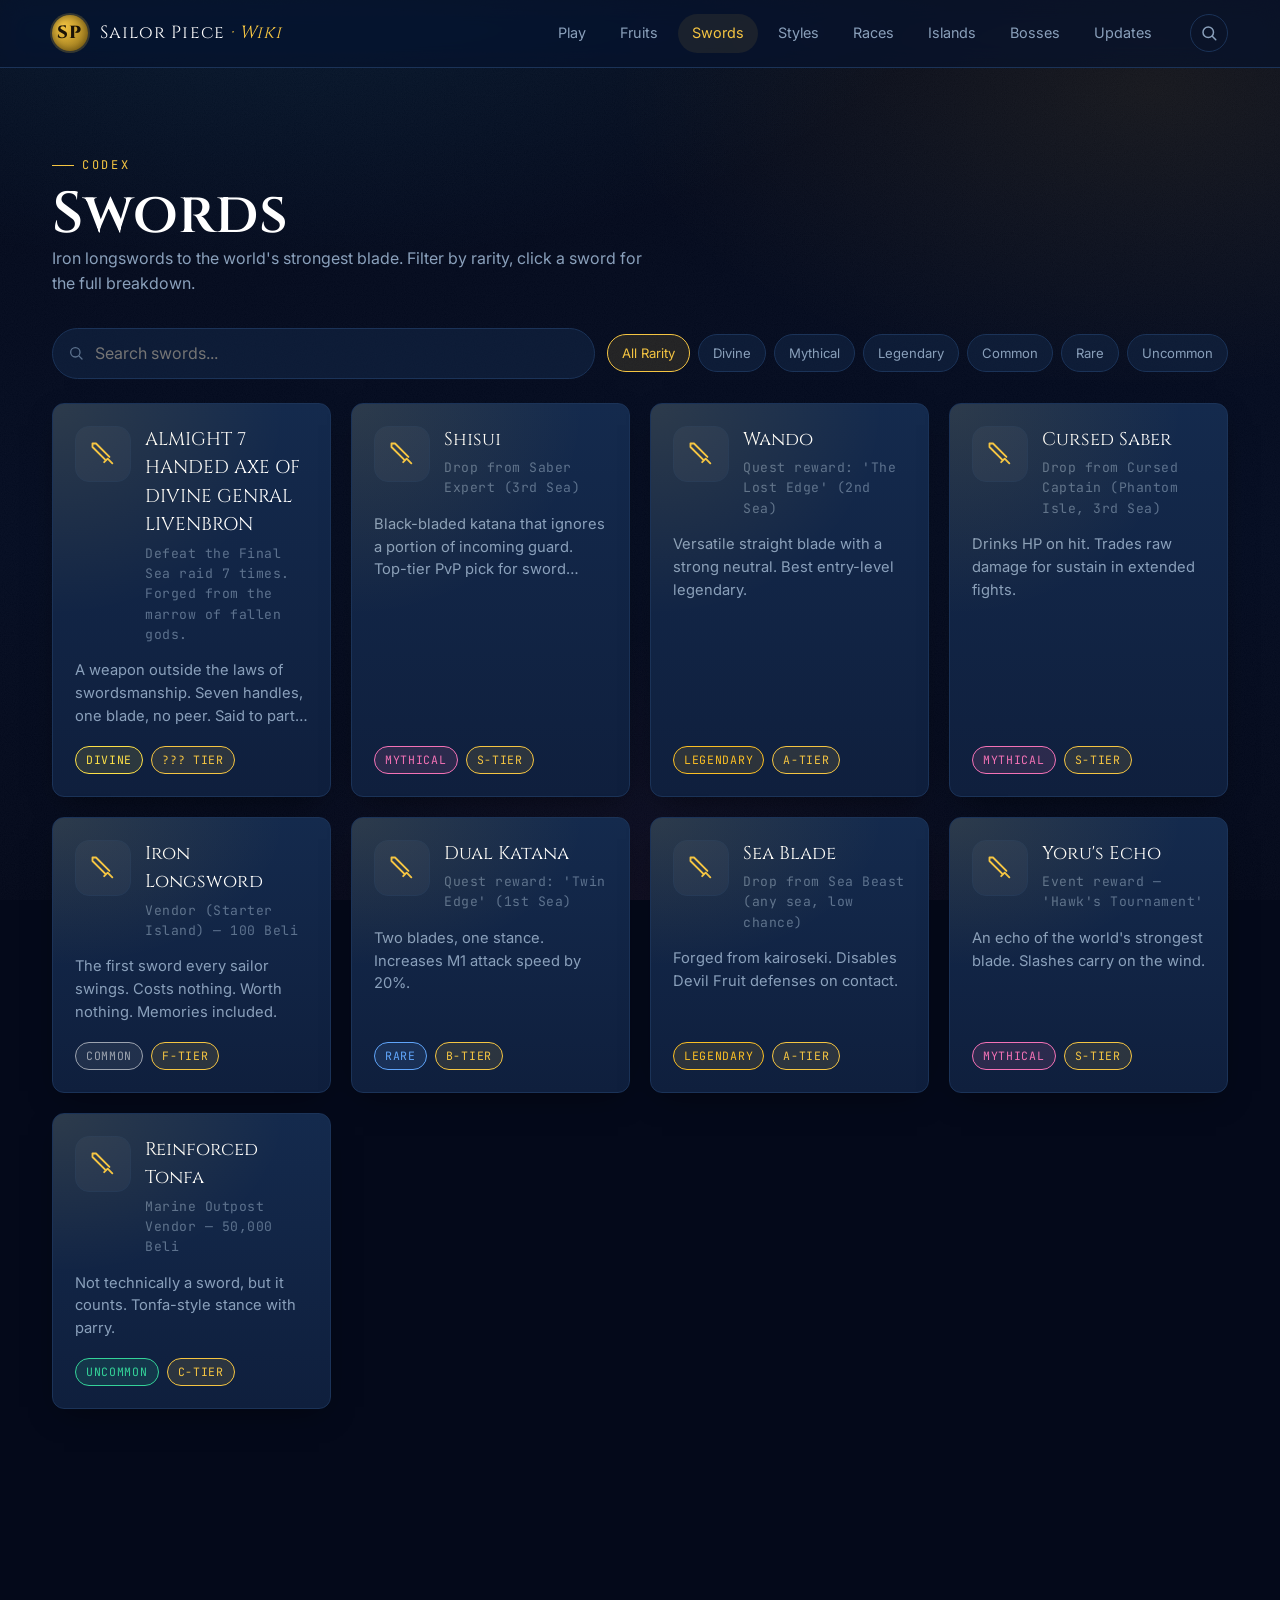
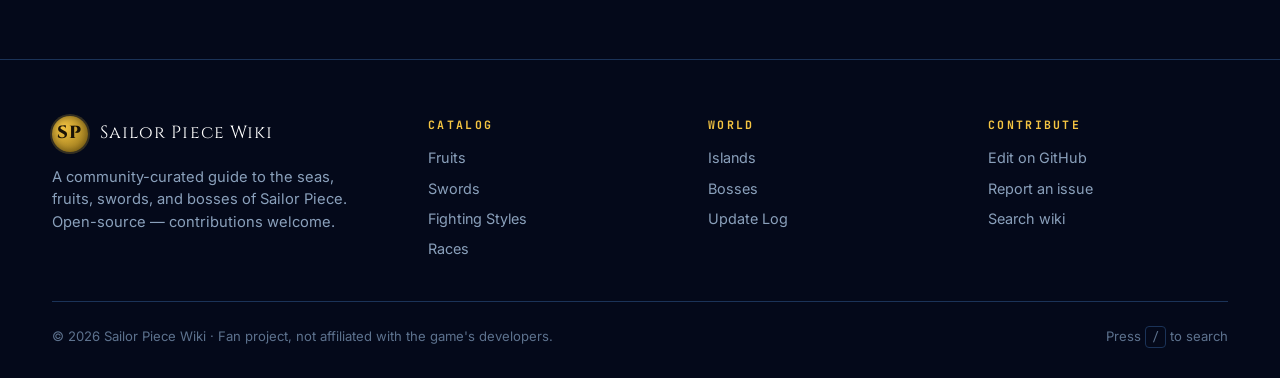
<file: swords.html>
<!DOCTYPE html>
<html lang="en">
<head>
  <meta charset="UTF-8" />
  <meta name="viewport" content="width=device-width, initial-scale=1, viewport-fit=cover" />
  <title>Swords — Sailor Piece Wiki</title>
  <meta name="description" content="Every sword in Sailor Piece — drop sources, drop chances, tier and movesets." />
  <meta name="theme-color" content="#04091a" />
  <link rel="preconnect" href="https://fonts.googleapis.com" />
  <link rel="preconnect" href="https://fonts.gstatic.com" crossorigin />
  <link href="https://fonts.googleapis.com/css2?family=Cinzel:wght@500;600;700&family=Inter:wght@400;500;600;700&family=JetBrains+Mono:wght@400;600&display=swap" rel="stylesheet" />
  <link rel="stylesheet" href="assets/css/styles.css" />
  <link rel="icon" href="data:image/svg+xml;utf8,<svg xmlns='http://www.w3.org/2000/svg' viewBox='0 0 64 64'><circle cx='32' cy='32' r='28' fill='%23f5c542'/><text x='50%25' y='56%25' text-anchor='middle' font-family='Georgia' font-weight='700' font-size='28' fill='%231a1206'>SP</text></svg>" />
</head>
<body data-page="swords">
  <main>
    <section class="section" style="padding-top: clamp(48px, 8vw, 80px)">
      <div class="container">
        <span class="eyebrow">Codex</span>
        <div class="section-head">
          <div>
            <h1 style="margin-top:8px">Swords</h1>
            <p>Iron longswords to the world's strongest blade. Filter by rarity, click a sword for the full breakdown.</p>
          </div>
        </div>
        <div class="filters" id="filters"></div>
        <div class="grid" id="grid"></div>
      </div>
    </section>
  </main>

  <script type="module">
    import { renderCatalog } from './assets/js/data.js';
    document.addEventListener('DOMContentLoaded', () => renderCatalog('swords', 'data/swords.json'));
  </script>
</body>
</html>
</file>
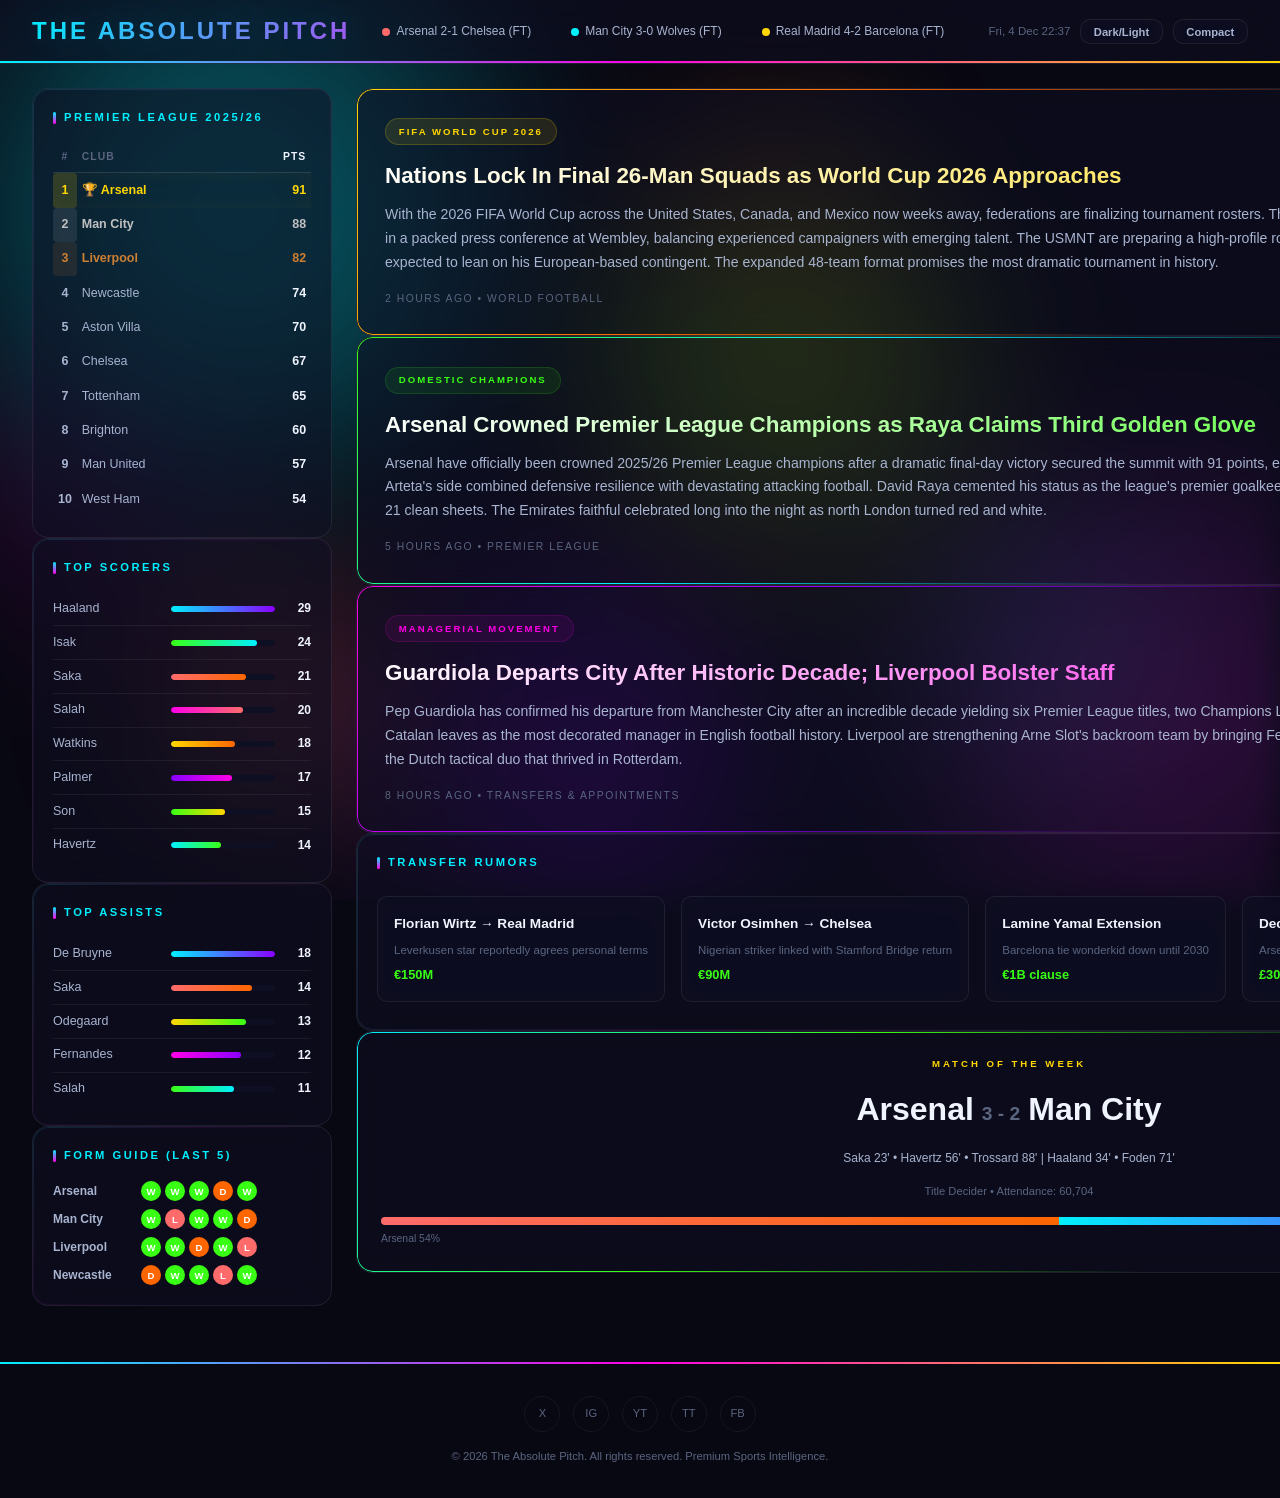
<file: the-absolute-pitch.html>
<!DOCTYPE html>
<html lang="en">
<head>
<meta charset="UTF-8">
<meta name="viewport" content="width=device-width, initial-scale=1.0">
<title>The Absolute Pitch</title>
<style>

*,*::before,*::after{margin:0;padding:0;box-sizing:border-box}
:root{--bg:#080812;--bg2:#0f0f24;--card:rgba(15,15,36,0.55);--cardsolid:#12122a;--hover:#1a1a3e;--cyan:#00f0ff;--magenta:#ff00e5;--lime:#39ff14;--orange:#ff6600;--violet:#8b00ff;--gold:#ffd700;--coral:#ff6b6b;--text:#f0f4ff;--text2:#a8b4d0;--muted:#5a6580;--border:rgba(255,255,255,0.06);--glass:rgba(15,15,36,0.55);--glassbrd:rgba(255,255,255,0.08);--r:16px;--rs:10px}
.light-mode{--bg:#f0f2f8;--bg2:#fff;--card:rgba(255,255,255,0.6);--cardsolid:#fff;--hover:#e8ecf4;--text:#0f0f24;--text2:#3a4560;--muted:#7a8599;--border:rgba(0,0,0,0.08);--glass:rgba(255,255,255,0.55);--glassbrd:rgba(0,0,0,0.06)}
html{scroll-behavior:smooth}
body{font-family:-apple-system,BlinkMacSystemFont,"Segoe UI",Roboto,sans-serif;background:var(--bg);color:var(--text);line-height:1.6;min-height:100vh;overflow-x:hidden;transition:background .4s,color .4s}
body.compact .news-card{padding:1rem}body.compact .panel{padding:0.8rem}
::-webkit-scrollbar{width:6px}::-webkit-scrollbar-track{background:var(--bg2)}::-webkit-scrollbar-thumb{background:linear-gradient(var(--cyan),var(--magenta));border-radius:3px}

/* MESH GRADIENT BG */
.mesh-bg{position:fixed;inset:0;z-index:-2;overflow:hidden}
.mesh-bg .orb{position:absolute;border-radius:50%;filter:blur(80px);opacity:0.4;animation:orbFloat 20s infinite ease-in-out}
.mesh-bg .orb:nth-child(1){width:600px;height:600px;background:radial-gradient(circle,var(--cyan),transparent);top:-10%;left:-5%;animation-duration:25s}
.mesh-bg .orb:nth-child(2){width:500px;height:500px;background:radial-gradient(circle,var(--magenta),transparent);top:50%;right:-10%;animation-duration:22s;animation-delay:-5s}
.mesh-bg .orb:nth-child(3){width:400px;height:400px;background:radial-gradient(circle,var(--violet),transparent);bottom:-5%;left:30%;animation-duration:28s;animation-delay:-8s}
.mesh-bg .orb:nth-child(4){width:350px;height:350px;background:radial-gradient(circle,var(--lime),transparent);top:20%;left:50%;animation-duration:30s;animation-delay:-12s;opacity:0.25}
.mesh-bg .orb:nth-child(5){width:450px;height:450px;background:radial-gradient(circle,var(--gold),transparent);bottom:30%;right:20%;animation-duration:26s;animation-delay:-3s;opacity:0.2}
.mesh-bg .orb:nth-child(6){width:300px;height:300px;background:radial-gradient(circle,var(--coral),transparent);top:60%;left:10%;animation-duration:24s;animation-delay:-7s;opacity:0.3}
.mesh-bg .orb:nth-child(7){width:250px;height:250px;background:radial-gradient(circle,var(--orange),transparent);top:10%;right:30%;animation-duration:20s;animation-delay:-10s;opacity:0.25}
.mesh-bg .orb:nth-child(8){width:320px;height:320px;background:radial-gradient(circle,var(--cyan),transparent);bottom:10%;right:5%;animation-duration:27s;animation-delay:-15s;opacity:0.2}
.mesh-bg .orb:nth-child(9){width:280px;height:280px;background:radial-gradient(circle,var(--magenta),transparent);top:40%;left:-5%;animation-duration:23s;animation-delay:-2s;opacity:0.15}
.mesh-bg .orb:nth-child(10){width:200px;height:200px;background:radial-gradient(circle,var(--lime),transparent);bottom:50%;right:40%;animation-duration:19s;animation-delay:-6s;opacity:0.2}
@keyframes orbFloat{0%,100%{transform:translate(0,0) scale(1)}25%{transform:translate(50px,-30px) scale(1.1)}50%{transform:translate(-20px,50px) scale(0.9)}75%{transform:translate(-40px,-20px) scale(1.05)}}

/* LOADER */
.loader{position:fixed;inset:0;z-index:99999;background:var(--bg);display:flex;align-items:center;justify-content:center;transition:opacity .6s,visibility .6s}
.loader.hidden{opacity:0;visibility:hidden;pointer-events:none}
.loader-inner{text-align:center}
.loader-logo{font-size:2.5rem;font-weight:900;letter-spacing:4px;background:linear-gradient(135deg,var(--cyan),var(--magenta),var(--gold));-webkit-background-clip:text;-webkit-text-fill-color:transparent;background-clip:text;animation:pulse 1.5s ease-in-out infinite}
.loader-bar{width:280px;height:4px;background:var(--bg2);border-radius:2px;margin:1.5rem auto;overflow:hidden}
.loader-fill{height:100%;width:0;background:linear-gradient(90deg,var(--cyan),var(--magenta),var(--gold));border-radius:2px;animation:loadBar 2s ease forwards}
.loader-text{color:var(--muted);font-size:0.8rem;letter-spacing:2px;text-transform:uppercase}
@keyframes loadBar{to{width:100%}}
@keyframes pulse{0%,100%{opacity:1}50%{opacity:0.7}}

/* HEADER */
.header{position:sticky;top:0;z-index:1000;background:var(--glass);backdrop-filter:blur(20px);-webkit-backdrop-filter:blur(20px);border-bottom:1px solid var(--glassbrd);padding:0 2rem;display:flex;align-items:center;gap:1rem;height:64px}
.header::after{content:"";position:absolute;bottom:0;left:0;right:0;height:2px;background:linear-gradient(90deg,var(--cyan),var(--magenta),var(--gold),var(--lime),var(--violet));background-size:200% 100%;animation:headerLine 4s linear infinite}
@keyframes headerLine{to{background-position:200% 0}}
.logo{font-size:1.5rem;font-weight:900;letter-spacing:3px;white-space:nowrap;background:linear-gradient(135deg,var(--cyan),var(--magenta),var(--gold));background-size:300% 300%;-webkit-background-clip:text;-webkit-text-fill-color:transparent;background-clip:text;animation:logoShift 4s ease infinite;text-shadow:0 0 40px rgba(0,240,255,0.3)}
@keyframes logoShift{0%,100%{background-position:0% 50%}50%{background-position:100% 50%}}
.ticker{flex:1;overflow:hidden;position:relative;height:28px;margin:0 1rem}
.ticker-track{display:flex;align-items:center;height:100%;animation:tickScroll 45s linear infinite;white-space:nowrap;gap:2.5rem}
.ticker-item{display:inline-flex;align-items:center;gap:6px;font-size:0.75rem;color:var(--text2)}
.badge{width:8px;height:8px;border-radius:50%;flex-shrink:0}
@keyframes tickScroll{0%{transform:translateX(0)}100%{transform:translateX(-50%)}}
.header-right{display:flex;align-items:center;gap:0.6rem;flex-shrink:0}
.hdr-btn{background:var(--glass);backdrop-filter:blur(10px);border:1px solid var(--glassbrd);color:var(--text2);padding:0.35rem 0.8rem;border-radius:var(--rs);cursor:pointer;font-size:0.7rem;transition:all .3s;font-weight:600}
.hdr-btn:hover{border-color:var(--cyan);color:var(--cyan);box-shadow:0 0 15px rgba(0,240,255,0.2)}
.clock{font-size:0.72rem;color:var(--muted);font-variant-numeric:tabular-nums;white-space:nowrap}

/* GRID */
.dashboard{display:grid;grid-template-columns:300px 1fr 380px;gap:1.5rem;padding:1.5rem 2rem;max-width:1700px;margin:0 auto}
@media(max-width:1200px){.dashboard{grid-template-columns:1fr 1fr;}.right-col{grid-column:1/-1}}
@media(max-width:768px){.dashboard{grid-template-columns:1fr;padding:1rem}.ticker{display:none}.header{padding:0 1rem}.logo{font-size:1.1rem;letter-spacing:1px}}

/* GLASSMORPHISM PANELS */
.panel{background:var(--glass);backdrop-filter:blur(16px);-webkit-backdrop-filter:blur(16px);border:1px solid var(--glassbrd);border-radius:var(--r);padding:1.25rem;transition:all .3s;position:relative;overflow:hidden}
.panel::before{content:"";position:absolute;inset:0;border-radius:var(--r);padding:1px;background:linear-gradient(135deg,rgba(0,240,255,0.15),rgba(255,0,229,0.1),transparent,transparent);-webkit-mask:linear-gradient(#fff 0 0) content-box,linear-gradient(#fff 0 0);-webkit-mask-composite:xor;mask-composite:exclude;pointer-events:none}
.panel:hover{transform:translateY(-2px);box-shadow:0 8px 32px rgba(0,240,255,0.08)}
.panel-title{font-size:0.7rem;text-transform:uppercase;letter-spacing:2.5px;color:var(--cyan);margin-bottom:1rem;font-weight:700;display:flex;align-items:center;gap:0.5rem}
.panel-title::before{content:"";width:3px;height:12px;background:linear-gradient(var(--cyan),var(--magenta));border-radius:2px}

/* STANDINGS TABLE */
.standings-tbl{width:100%;border-collapse:collapse;font-size:0.78rem}
.standings-tbl th{text-align:left;color:var(--muted);font-weight:600;padding:0.4rem 0.3rem;border-bottom:1px solid var(--border);font-size:0.65rem;text-transform:uppercase;letter-spacing:1px}
.standings-tbl td{padding:0.45rem 0.3rem;color:var(--text2);position:relative}
.standings-tbl tr{transition:background .2s}
.standings-tbl tr:hover{background:rgba(0,240,255,0.03)}
.standings-tbl .pos{width:24px;text-align:center;font-weight:700;border-radius:4px}
.standings-tbl .pts{text-align:right;font-weight:700;color:var(--text)}
.standings-tbl .pts-bar{position:absolute;bottom:2px;left:0;height:2px;border-radius:1px;opacity:0.5;transition:width 1s ease}
.gold-row td{color:var(--gold) !important;font-weight:700}
.gold-row .pos{background:rgba(255,215,0,0.15)}
.silver-row td{color:#c0c0c0 !important;font-weight:600}
.silver-row .pos{background:rgba(192,192,192,0.12)}
.bronze-row td{color:#cd7f32 !important;font-weight:600}
.bronze-row .pos{background:rgba(205,127,50,0.12)}
.champion-glow{box-shadow:inset 0 0 20px rgba(255,215,0,0.05);animation:champGlow 3s ease-in-out infinite}
@keyframes champGlow{0%,100%{box-shadow:inset 0 0 20px rgba(255,215,0,0.03)}50%{box-shadow:inset 0 0 30px rgba(255,215,0,0.08)}}

/* BAR CHARTS */
.bar-chart{list-style:none;font-size:0.78rem}
.bar-item{display:flex;align-items:center;gap:0.5rem;padding:0.4rem 0;border-bottom:1px solid var(--border)}
.bar-item:last-child{border-bottom:none}
.bar-name{width:110px;flex-shrink:0;color:var(--text2)}
.bar-track{flex:1;height:6px;background:var(--bg2);border-radius:3px;overflow:hidden}
.bar-fill{height:100%;border-radius:3px;transition:width 1.5s cubic-bezier(0.4,0,0.2,1);width:0}
.bar-val{width:28px;text-align:right;font-weight:700;color:var(--text);font-size:0.75rem}

/* FORM GUIDE */
.form-guide{display:flex;flex-direction:column;gap:0.5rem;font-size:0.75rem}
.form-row{display:flex;align-items:center;gap:0.5rem}
.form-team{width:80px;color:var(--text2);font-weight:600;flex-shrink:0}
.form-dots{display:flex;gap:4px}
.form-dot{width:20px;height:20px;border-radius:50%;display:flex;align-items:center;justify-content:center;font-size:0.6rem;font-weight:700;color:#fff}
.form-dot.w{background:var(--lime)}
.form-dot.d{background:var(--orange)}
.form-dot.l{background:var(--coral)}

/* NEWS CARDS */
.news-card{background:var(--glass);backdrop-filter:blur(16px);-webkit-backdrop-filter:blur(16px);border:1px solid var(--glassbrd);border-radius:var(--r);padding:1.75rem;transition:all .3s;position:relative;overflow:hidden}
.news-card::before{content:"";position:absolute;inset:0;border-radius:var(--r);padding:1px;-webkit-mask:linear-gradient(#fff 0 0) content-box,linear-gradient(#fff 0 0);-webkit-mask-composite:xor;mask-composite:exclude;pointer-events:none}
.news-card.gold-card::before{background:linear-gradient(135deg,var(--gold),var(--orange),transparent,transparent)}
.news-card.green-card::before{background:linear-gradient(135deg,var(--lime),var(--cyan),transparent,transparent)}
.news-card.pink-card::before{background:linear-gradient(135deg,var(--magenta),var(--violet),transparent,transparent)}
.news-card:hover{transform:translateY(-4px);box-shadow:0 12px 40px rgba(0,0,0,0.3)}
.news-card.gold-card:hover{box-shadow:0 12px 40px rgba(255,215,0,0.1)}
.news-card.green-card:hover{box-shadow:0 12px 40px rgba(57,255,20,0.08)}
.news-card.pink-card:hover{box-shadow:0 12px 40px rgba(255,0,229,0.08)}
.news-tag{display:inline-block;font-size:0.6rem;text-transform:uppercase;letter-spacing:2px;padding:0.3rem 0.8rem;border-radius:20px;margin-bottom:1rem;font-weight:700;border:1px solid}
.tag-gold{background:rgba(255,215,0,0.1);color:var(--gold);border-color:rgba(255,215,0,0.2)}
.tag-green{background:rgba(57,255,20,0.08);color:var(--lime);border-color:rgba(57,255,20,0.15)}
.tag-pink{background:rgba(255,0,229,0.08);color:var(--magenta);border-color:rgba(255,0,229,0.15)}
.news-card h2{font-size:1.4rem;font-weight:800;line-height:1.3;margin-bottom:0.8rem}
.news-card.gold-card h2{background:linear-gradient(135deg,#fff,var(--gold));-webkit-background-clip:text;-webkit-text-fill-color:transparent;background-clip:text}
.news-card.green-card h2{background:linear-gradient(135deg,#fff,var(--lime));-webkit-background-clip:text;-webkit-text-fill-color:transparent;background-clip:text}
.news-card.pink-card h2{background:linear-gradient(135deg,#fff,var(--magenta));-webkit-background-clip:text;-webkit-text-fill-color:transparent;background-clip:text}
.news-card p{color:var(--text2);font-size:0.88rem;line-height:1.7}
.news-meta{margin-top:1rem;font-size:0.65rem;color:var(--muted);text-transform:uppercase;letter-spacing:1.5px}

/* TRANSFER CAROUSEL */
.carousel-wrap{overflow-x:auto;scroll-snap-type:x mandatory;display:flex;gap:1rem;padding:0.5rem 0;scrollbar-width:none}
.carousel-wrap::-webkit-scrollbar{display:none}
.transfer-card{min-width:240px;scroll-snap-align:start;background:var(--glass);backdrop-filter:blur(12px);border:1px solid var(--glassbrd);border-radius:var(--rs);padding:1rem;transition:all .3s;flex-shrink:0}
.transfer-card:hover{border-color:var(--magenta);transform:scale(1.03)}
.transfer-card h4{font-size:0.85rem;color:var(--text);margin-bottom:0.4rem;font-weight:700}
.transfer-card p{font-size:0.72rem;color:var(--muted)}
.transfer-card .price{color:var(--lime);font-weight:700;font-size:0.8rem;margin-top:0.3rem}

/* MATCH SPOTLIGHT */
.spotlight{background:var(--glass);backdrop-filter:blur(16px);border:1px solid var(--glassbrd);border-radius:var(--r);padding:1.5rem;text-align:center;position:relative;overflow:hidden}
.spotlight::before{content:"";position:absolute;inset:0;border-radius:var(--r);padding:1px;background:linear-gradient(135deg,var(--cyan),var(--lime),transparent,transparent);-webkit-mask:linear-gradient(#fff 0 0) content-box,linear-gradient(#fff 0 0);-webkit-mask-composite:xor;mask-composite:exclude;pointer-events:none}
.spotlight-label{font-size:0.6rem;text-transform:uppercase;letter-spacing:3px;color:var(--gold);margin-bottom:0.8rem;font-weight:700}
.spotlight-score{font-size:2rem;font-weight:900;margin:0.5rem 0}
.spotlight-score .team{color:var(--text)}
.spotlight-score .vs{color:var(--muted);margin:0 0.5rem;font-size:1.2rem}
.spotlight-scorers{font-size:0.75rem;color:var(--text2);margin:0.8rem 0;line-height:1.8}
.spotlight-info{font-size:0.7rem;color:var(--muted);margin-top:0.5rem}
.poss-bar{display:flex;height:8px;border-radius:4px;overflow:hidden;margin-top:1rem}
.poss-bar .home{background:linear-gradient(90deg,var(--coral),var(--orange))}
.poss-bar .away{background:linear-gradient(90deg,var(--cyan),var(--violet))}
.poss-labels{display:flex;justify-content:space-between;font-size:0.65rem;color:var(--muted);margin-top:0.4rem}

/* GAME */
.game-frame{background:var(--glass);backdrop-filter:blur(16px);-webkit-backdrop-filter:blur(16px);border:1px solid var(--glassbrd);border-radius:var(--r);padding:1.5rem;position:relative;overflow:hidden}
.game-frame::before{content:"";position:absolute;inset:0;border-radius:var(--r);padding:1px;background:linear-gradient(135deg,var(--cyan),var(--violet),transparent,transparent);-webkit-mask:linear-gradient(#fff 0 0) content-box,linear-gradient(#fff 0 0);-webkit-mask-composite:xor;mask-composite:exclude;pointer-events:none}
.game-frame::after{content:"";position:absolute;top:-50%;left:-50%;width:200%;height:200%;background:radial-gradient(circle at 30% 30%,rgba(0,240,255,0.03),transparent 50%);pointer-events:none}
.game-title{text-align:center;margin-bottom:1.2rem}
.game-title h3{font-size:1.3rem;font-weight:900;background:linear-gradient(135deg,var(--cyan),var(--violet));-webkit-background-clip:text;-webkit-text-fill-color:transparent;background-clip:text;text-shadow:0 0 30px rgba(0,240,255,0.2)}
.game-title p{font-size:0.72rem;color:var(--muted);margin-top:0.2rem}
.game-start{text-align:center;padding:2rem 0}
.ball-icon{width:60px;height:60px;border-radius:50%;border:3px solid var(--cyan);margin:0 auto 1rem;display:flex;align-items:center;justify-content:center;animation:ballBounce 2s ease-in-out infinite;box-shadow:0 0 20px rgba(0,240,255,0.2)}
.ball-icon::after{content:"";width:30px;height:30px;background:conic-gradient(var(--cyan),var(--magenta),var(--gold),var(--lime),var(--cyan));border-radius:50%;animation:ballSpin 3s linear infinite}
@keyframes ballBounce{0%,100%{transform:translateY(0)}50%{transform:translateY(-10px)}}
@keyframes ballSpin{to{transform:rotate(360deg)}}
.difficulty-row{display:flex;gap:0.5rem;justify-content:center;margin:1rem 0}
.diff-btn{padding:0.4rem 0.8rem;border:1px solid var(--border);border-radius:var(--rs);background:var(--bg2);color:var(--text2);font-size:0.7rem;cursor:pointer;transition:all .3s;font-weight:600}
.diff-btn:hover,.diff-btn.active{border-color:var(--cyan);color:var(--cyan);background:rgba(0,240,255,0.05)}
.play-btn{padding:0.7rem 2rem;background:linear-gradient(135deg,var(--cyan),var(--violet));color:#fff;border:none;border-radius:var(--rs);font-size:0.9rem;font-weight:700;cursor:pointer;transition:all .3s;margin-top:1rem;box-shadow:0 4px 20px rgba(0,240,255,0.3)}
.play-btn:hover{transform:translateY(-2px);box-shadow:0 8px 30px rgba(0,240,255,0.4)}
.game-stats{display:flex;justify-content:space-between;margin-bottom:1rem;padding:0.7rem;background:var(--bg2);border-radius:var(--rs);border:1px solid var(--border)}
.stat-box{text-align:center}
.stat-box .lbl{font-size:0.55rem;text-transform:uppercase;letter-spacing:1px;color:var(--muted)}
.stat-box .val{font-size:1.1rem;font-weight:800;color:var(--cyan)}
.stat-box .val.hearts{color:var(--coral);font-size:1rem;letter-spacing:2px}
.stat-box .val.fire{color:var(--orange)}
.hint-card{background:var(--bg2);border-radius:var(--rs);padding:0.8rem;margin-bottom:1rem;border:1px solid var(--border)}
.hint-row{display:flex;justify-content:space-between;padding:0.35rem 0;border-bottom:1px solid var(--border);font-size:0.75rem;transition:all .3s}
.hint-row:last-child{border-bottom:none}
.hint-lbl{color:var(--muted);text-transform:uppercase;font-size:0.6rem;letter-spacing:1px}
.hint-val{color:var(--text);font-weight:600}
.hint-val.locked{color:var(--muted);font-style:italic;cursor:pointer}
.hint-val.locked:hover{color:var(--cyan)}
.hint-row.revealed{animation:flipIn .4s ease}
@keyframes flipIn{0%{transform:rotateX(90deg);opacity:0}100%{transform:rotateX(0);opacity:1}}
.game-input{position:relative;margin-bottom:1rem}
.game-input input{width:100%;padding:0.65rem 1rem;background:var(--bg2);border:1px solid var(--border);border-radius:var(--rs);color:var(--text);font-size:0.85rem;outline:none;transition:all .3s}
.game-input input:focus{border-color:var(--cyan);box-shadow:0 0 15px rgba(0,240,255,0.1)}
.ac-list{position:absolute;top:100%;left:0;right:0;background:var(--cardsolid);border:1px solid var(--border);border-radius:var(--rs);max-height:150px;overflow-y:auto;z-index:100;display:none}
.ac-list.show{display:block}
.ac-item{padding:0.45rem 1rem;font-size:0.78rem;cursor:pointer;color:var(--text2);transition:all .15s}
.ac-item:hover,.ac-item.active{background:var(--hover);color:var(--cyan)}
.game-btns{display:flex;gap:0.5rem;flex-wrap:wrap}
.gbtn{padding:0.5rem 1rem;border:1px solid var(--border);border-radius:var(--rs);background:var(--bg2);color:var(--text2);font-size:0.72rem;cursor:pointer;transition:all .3s;font-weight:600}
.gbtn:hover:not(:disabled){border-color:var(--cyan);color:var(--cyan)}
.gbtn:disabled{opacity:0.4;cursor:not-allowed}
.gbtn-primary{background:linear-gradient(135deg,var(--cyan),var(--violet));color:#fff;border:none;font-weight:700}
.gbtn-primary:hover{box-shadow:0 0 20px rgba(0,240,255,0.3);transform:translateY(-1px)}
.game-msg{text-align:center;padding:1rem;border-radius:var(--rs);font-weight:700;font-size:0.85rem;margin-top:1rem;display:none}
.game-msg.win{display:block;background:rgba(57,255,20,0.08);color:var(--lime);border:1px solid rgba(57,255,20,0.2);animation:glowG .6s ease}
.game-msg.lose{display:block;background:rgba(255,107,107,0.08);color:var(--coral);border:1px solid rgba(255,107,107,0.2);animation:glowR .6s ease}
@keyframes glowG{0%,100%{box-shadow:none}50%{box-shadow:0 0 30px rgba(57,255,20,0.3)}}
@keyframes glowR{0%,100%{box-shadow:none}50%{box-shadow:0 0 30px rgba(255,107,107,0.3)}}
.confetti{position:absolute;pointer-events:none;inset:0;overflow:hidden}
.confetti span{position:absolute;width:8px;height:8px;border-radius:50%;animation:confettiBurst 1s ease forwards;opacity:0}
@keyframes confettiBurst{0%{transform:translate(0,0) scale(0);opacity:1}100%{transform:translate(var(--tx),var(--ty)) scale(1);opacity:0}}
@keyframes shake{0%,100%{transform:translateX(0)}20%,60%{transform:translateX(-6px)}40%,80%{transform:translateX(6px)}}
.shake{animation:shake .4s ease}
.flash-red{animation:flashRed .3s ease}
@keyframes flashRed{0%,100%{background:var(--bg2)}50%{background:rgba(255,107,107,0.15)}}

/* POLL */
.poll-frame{background:var(--glass);backdrop-filter:blur(16px);border:1px solid var(--glassbrd);border-radius:var(--r);padding:1.5rem;position:relative;overflow:hidden}
.poll-frame::before{content:"";position:absolute;inset:0;border-radius:var(--r);padding:1px;background:linear-gradient(135deg,var(--gold),var(--orange),transparent,transparent);-webkit-mask:linear-gradient(#fff 0 0) content-box,linear-gradient(#fff 0 0);-webkit-mask-composite:xor;mask-composite:exclude;pointer-events:none}
.poll-title{font-size:0.9rem;font-weight:700;margin-bottom:1rem;color:var(--text)}
.poll-option{display:flex;align-items:center;gap:0.6rem;padding:0.6rem 0.8rem;border:1px solid var(--border);border-radius:var(--rs);margin-bottom:0.5rem;cursor:pointer;transition:all .3s;position:relative;overflow:hidden}
.poll-option:hover:not(.voted){border-color:var(--gold);background:rgba(255,215,0,0.03)}
.poll-option.voted{cursor:default}
.poll-option .poll-bar{position:absolute;left:0;top:0;bottom:0;border-radius:var(--rs);transition:width 1s cubic-bezier(0.4,0,0.2,1);width:0}
.poll-option .poll-label{position:relative;z-index:1;font-size:0.8rem;font-weight:600;color:var(--text2)}
.poll-option .poll-pct{position:relative;z-index:1;margin-left:auto;font-size:0.75rem;font-weight:700;color:var(--text);opacity:0;transition:opacity .5s}
.poll-option.voted .poll-pct{opacity:1}
.poll-votes{font-size:0.7rem;color:var(--muted);margin-top:0.8rem;text-align:center}

/* FOOTER */
.footer{border-top:2px solid;border-image:linear-gradient(90deg,var(--cyan),var(--magenta),var(--gold)) 1;padding:2rem;text-align:center;margin-top:2rem}
.footer-socials{display:flex;justify-content:center;gap:0.8rem;margin-bottom:1rem}
.social-dot{width:36px;height:36px;border-radius:50%;border:1px solid var(--border);display:flex;align-items:center;justify-content:center;font-size:0.7rem;color:var(--muted);transition:all .3s;cursor:pointer}
.social-dot:hover{border-color:var(--cyan);color:var(--cyan);box-shadow:0 0 12px rgba(0,240,255,0.2);transform:scale(1.1)}
.footer-text{font-size:0.7rem;color:var(--muted)}

/* TOAST */
.toast{position:fixed;bottom:2rem;right:2rem;background:var(--glass);backdrop-filter:blur(16px);border:1px solid var(--glassbrd);border-radius:var(--rs);padding:1rem 1.5rem;z-index:9999;transform:translateX(120%);transition:transform .4s cubic-bezier(0.4,0,0.2,1);max-width:320px;box-shadow:0 8px 32px rgba(0,0,0,0.3)}
.toast.show{transform:translateX(0)}
.toast-title{font-size:0.65rem;text-transform:uppercase;letter-spacing:2px;color:var(--coral);font-weight:700;margin-bottom:0.3rem}
.toast-body{font-size:0.8rem;color:var(--text2)}

/* BACK TO TOP */
.btt{position:fixed;bottom:2rem;left:2rem;width:40px;height:40px;border-radius:50%;background:linear-gradient(135deg,var(--cyan),var(--violet));border:none;color:#fff;font-size:1.2rem;cursor:pointer;opacity:0;visibility:hidden;transition:all .3s;box-shadow:0 4px 15px rgba(0,240,255,0.3);z-index:9998;display:flex;align-items:center;justify-content:center}
.btt.show{opacity:1;visibility:visible}
.btt:hover{transform:scale(1.1)}

/* SCROLL ANIMATIONS */
.reveal{opacity:0;transform:translateY(30px);transition:opacity .6s ease,transform .6s ease}
.reveal.visible{opacity:1;transform:translateY(0)}

</style>
</head>
<body>
<!-- ANIMATED MESH GRADIENT BG -->
<div class="mesh-bg">
<div class="orb"></div><div class="orb"></div><div class="orb"></div><div class="orb"></div><div class="orb"></div>
<div class="orb"></div><div class="orb"></div><div class="orb"></div><div class="orb"></div><div class="orb"></div>
</div>

<!-- LOADER -->
<div id="loader" class="loader">
<div class="loader-inner">
<div class="loader-logo">THE ABSOLUTE PITCH</div>
<div class="loader-bar"><div class="loader-fill"></div></div>
<div class="loader-text">Loading Dashboard...</div>
</div>
</div>

<!-- HEADER -->
<header class="header">
<div class="logo">THE ABSOLUTE PITCH</div>
<div class="ticker">
<div class="ticker-track" id="ticker">
<span class="ticker-item"><span class="badge" style="background:var(--coral)"></span>Arsenal 2-1 Chelsea (FT)</span>
<span class="ticker-item"><span class="badge" style="background:var(--cyan)"></span>Man City 3-0 Wolves (FT)</span>
<span class="ticker-item"><span class="badge" style="background:var(--gold)"></span>Real Madrid 4-2 Barcelona (FT)</span>
<span class="ticker-item"><span class="badge" style="background:var(--violet)"></span>Bayern 1-0 Dortmund (FT)</span>
<span class="ticker-item"><span class="badge" style="background:var(--magenta)"></span>PSG 2-2 Marseille (FT)</span>
<span class="ticker-item"><span class="badge" style="background:var(--lime)"></span>Liverpool 3-1 Newcastle (FT)</span>
<span class="ticker-item"><span class="badge" style="background:var(--orange)"></span>Juventus 1-0 AC Milan (FT)</span>
<span class="ticker-item"><span class="badge" style="background:var(--coral)"></span>Arsenal 2-1 Chelsea (FT)</span>
<span class="ticker-item"><span class="badge" style="background:var(--cyan)"></span>Man City 3-0 Wolves (FT)</span>
<span class="ticker-item"><span class="badge" style="background:var(--gold)"></span>Real Madrid 4-2 Barcelona (FT)</span>
<span class="ticker-item"><span class="badge" style="background:var(--violet)"></span>Bayern 1-0 Dortmund (FT)</span>
<span class="ticker-item"><span class="badge" style="background:var(--magenta)"></span>PSG 2-2 Marseille (FT)</span>
<span class="ticker-item"><span class="badge" style="background:var(--lime)"></span>Liverpool 3-1 Newcastle (FT)</span>
<span class="ticker-item"><span class="badge" style="background:var(--orange)"></span>Juventus 1-0 AC Milan (FT)</span>
</div>
</div>
<div class="header-right">
<span class="clock" id="clock"></span>
<button class="hdr-btn" id="themeBtn">Dark/Light</button>
<button class="hdr-btn" id="densityBtn">Compact</button>
</div>
</header>

<!-- DASHBOARD GRID -->
<main class="dashboard">
<!-- LEFT COLUMN -->
<div class="left-col">

<!-- STANDINGS -->
<div class="panel reveal">
<div class="panel-title">Premier League 2025/26</div>
<table class="standings-tbl">
<thead><tr><th class="pos">#</th><th>Club</th><th class="pts">Pts</th></tr></thead>
<tbody>
<tr class="gold-row champion-glow"><td class="pos">1</td><td>&#127942; Arsenal</td><td class="pts">91</td></tr>
<tr class="silver-row"><td class="pos">2</td><td>Man City</td><td class="pts">88</td></tr>
<tr class="bronze-row"><td class="pos">3</td><td>Liverpool</td><td class="pts">82</td></tr>
<tr><td class="pos">4</td><td>Newcastle</td><td class="pts">74</td></tr>
<tr><td class="pos">5</td><td>Aston Villa</td><td class="pts">70</td></tr>
<tr><td class="pos">6</td><td>Chelsea</td><td class="pts">67</td></tr>
<tr><td class="pos">7</td><td>Tottenham</td><td class="pts">65</td></tr>
<tr><td class="pos">8</td><td>Brighton</td><td class="pts">60</td></tr>
<tr><td class="pos">9</td><td>Man United</td><td class="pts">57</td></tr>
<tr><td class="pos">10</td><td>West Ham</td><td class="pts">54</td></tr>
</tbody>
</table>
</div>

<!-- TOP SCORERS -->
<div class="panel reveal">
<div class="panel-title">Top Scorers</div>
<ul class="bar-chart" id="scorersChart">
<li class="bar-item"><span class="bar-name">Haaland</span><div class="bar-track"><div class="bar-fill" data-width="100" style="background:linear-gradient(90deg,var(--cyan),var(--violet))"></div></div><span class="bar-val">29</span></li>
<li class="bar-item"><span class="bar-name">Isak</span><div class="bar-track"><div class="bar-fill" data-width="83" style="background:linear-gradient(90deg,var(--lime),var(--cyan))"></div></div><span class="bar-val">24</span></li>
<li class="bar-item"><span class="bar-name">Saka</span><div class="bar-track"><div class="bar-fill" data-width="72" style="background:linear-gradient(90deg,var(--coral),var(--orange))"></div></div><span class="bar-val">21</span></li>
<li class="bar-item"><span class="bar-name">Salah</span><div class="bar-track"><div class="bar-fill" data-width="69" style="background:linear-gradient(90deg,var(--magenta),var(--coral))"></div></div><span class="bar-val">20</span></li>
<li class="bar-item"><span class="bar-name">Watkins</span><div class="bar-track"><div class="bar-fill" data-width="62" style="background:linear-gradient(90deg,var(--gold),var(--orange))"></div></div><span class="bar-val">18</span></li>
<li class="bar-item"><span class="bar-name">Palmer</span><div class="bar-track"><div class="bar-fill" data-width="59" style="background:linear-gradient(90deg,var(--violet),var(--magenta))"></div></div><span class="bar-val">17</span></li>
<li class="bar-item"><span class="bar-name">Son</span><div class="bar-track"><div class="bar-fill" data-width="52" style="background:linear-gradient(90deg,var(--lime),var(--gold))"></div></div><span class="bar-val">15</span></li>
<li class="bar-item"><span class="bar-name">Havertz</span><div class="bar-track"><div class="bar-fill" data-width="48" style="background:linear-gradient(90deg,var(--cyan),var(--lime))"></div></div><span class="bar-val">14</span></li>
</ul>
</div>

<!-- TOP ASSISTS -->
<div class="panel reveal">
<div class="panel-title">Top Assists</div>
<ul class="bar-chart">
<li class="bar-item"><span class="bar-name">De Bruyne</span><div class="bar-track"><div class="bar-fill" data-width="100" style="background:linear-gradient(90deg,var(--cyan),var(--violet))"></div></div><span class="bar-val">18</span></li>
<li class="bar-item"><span class="bar-name">Saka</span><div class="bar-track"><div class="bar-fill" data-width="78" style="background:linear-gradient(90deg,var(--coral),var(--orange))"></div></div><span class="bar-val">14</span></li>
<li class="bar-item"><span class="bar-name">Odegaard</span><div class="bar-track"><div class="bar-fill" data-width="72" style="background:linear-gradient(90deg,var(--gold),var(--lime))"></div></div><span class="bar-val">13</span></li>
<li class="bar-item"><span class="bar-name">Fernandes</span><div class="bar-track"><div class="bar-fill" data-width="67" style="background:linear-gradient(90deg,var(--magenta),var(--violet))"></div></div><span class="bar-val">12</span></li>
<li class="bar-item"><span class="bar-name">Salah</span><div class="bar-track"><div class="bar-fill" data-width="61" style="background:linear-gradient(90deg,var(--lime),var(--cyan))"></div></div><span class="bar-val">11</span></li>
</ul>
</div>

<!-- FORM GUIDE -->
<div class="panel reveal">
<div class="panel-title">Form Guide (Last 5)</div>
<div class="form-guide">
<div class="form-row"><span class="form-team">Arsenal</span><div class="form-dots"><span class="form-dot w">W</span><span class="form-dot w">W</span><span class="form-dot w">W</span><span class="form-dot d">D</span><span class="form-dot w">W</span></div></div>
<div class="form-row"><span class="form-team">Man City</span><div class="form-dots"><span class="form-dot w">W</span><span class="form-dot l">L</span><span class="form-dot w">W</span><span class="form-dot w">W</span><span class="form-dot d">D</span></div></div>
<div class="form-row"><span class="form-team">Liverpool</span><div class="form-dots"><span class="form-dot w">W</span><span class="form-dot w">W</span><span class="form-dot d">D</span><span class="form-dot w">W</span><span class="form-dot l">L</span></div></div>
<div class="form-row"><span class="form-team">Newcastle</span><div class="form-dots"><span class="form-dot d">D</span><span class="form-dot w">W</span><span class="form-dot w">W</span><span class="form-dot l">L</span><span class="form-dot w">W</span></div></div>
</div>
</div>

</div>

<!-- CENTER COLUMN -->
<div class="center-col">

<!-- NEWS 1: World Cup -->
<article class="news-card gold-card reveal">
<span class="news-tag tag-gold">FIFA World Cup 2026</span>
<h2>Nations Lock In Final 26-Man Squads as World Cup 2026 Approaches</h2>
<p>With the 2026 FIFA World Cup across the United States, Canada, and Mexico now weeks away, federations are finalizing tournament rosters. Thomas Tuchel has confirmed his 26-man England squad in a packed press conference at Wembley, balancing experienced campaigners with emerging talent. The USMNT are preparing a high-profile roster reveal in New York City, with Mauricio Pochettino expected to lean on his European-based contingent. The expanded 48-team format promises the most dramatic tournament in history.</p>
<div class="news-meta">2 hours ago &bull; World Football</div>
</article>

<!-- NEWS 2: Arsenal Champions -->
<article class="news-card green-card reveal">
<span class="news-tag tag-green">Domestic Champions</span>
<h2>Arsenal Crowned Premier League Champions as Raya Claims Third Golden Glove</h2>
<p>Arsenal have officially been crowned 2025/26 Premier League champions after a dramatic final-day victory secured the summit with 91 points, ending Manchester City's domestic dominance. Mikel Arteta's side combined defensive resilience with devastating attacking football. David Raya cemented his status as the league's premier goalkeeper by claiming his third consecutive Golden Glove with 21 clean sheets. The Emirates faithful celebrated long into the night as north London turned red and white.</p>
<div class="news-meta">5 hours ago &bull; Premier League</div>
</article>

<!-- NEWS 3: Managerial -->
<article class="news-card pink-card reveal">
<span class="news-tag tag-pink">Managerial Movement</span>
<h2>Guardiola Departs City After Historic Decade; Liverpool Bolster Staff</h2>
<p>Pep Guardiola has confirmed his departure from Manchester City after an incredible decade yielding six Premier League titles, two Champions League trophies, and countless domestic cups. The Catalan leaves as the most decorated manager in English football history. Liverpool are strengthening Arne Slot's backroom team by bringing Feyenoord assistant Etienne Reijnen to Anfield, reuniting the Dutch tactical duo that thrived in Rotterdam.</p>
<div class="news-meta">8 hours ago &bull; Transfers &amp; Appointments</div>
</article>

<!-- TRANSFER CAROUSEL -->
<div class="panel reveal">
<div class="panel-title">Transfer Rumors</div>
<div class="carousel-wrap">
<div class="transfer-card">
<h4>Florian Wirtz &rarr; Real Madrid</h4>
<p>Leverkusen star reportedly agrees personal terms</p>
<div class="price">&euro;150M</div>
</div>
<div class="transfer-card">
<h4>Victor Osimhen &rarr; Chelsea</h4>
<p>Nigerian striker linked with Stamford Bridge return</p>
<div class="price">&euro;90M</div>
</div>
<div class="transfer-card">
<h4>Lamine Yamal Extension</h4>
<p>Barcelona tie wonderkid down until 2030</p>
<div class="price">&euro;1B clause</div>
</div>
<div class="transfer-card">
<h4>Declan Rice New Deal</h4>
<p>Arsenal offer midfielder improved contract</p>
<div class="price">&pound;300K/week</div>
</div>
<div class="transfer-card">
<h4>Kvaratskhelia at PSG</h4>
<p>Georgian winger adjusting after Napoli exit</p>
<div class="price">&euro;70M fee</div>
</div>
</div>
</div>

<!-- MATCH SPOTLIGHT -->
<div class="spotlight reveal">
<div class="spotlight-label">Match of the Week</div>
<div class="spotlight-score"><span class="team">Arsenal</span><span class="vs">3 - 2</span><span class="team">Man City</span></div>
<div class="spotlight-scorers">Saka 23' &bull; Havertz 56' &bull; Trossard 88' | Haaland 34' &bull; Foden 71'</div>
<div class="spotlight-info">Title Decider &bull; Attendance: 60,704</div>
<div class="poss-bar"><div class="home" style="width:54%"></div><div class="away" style="width:46%"></div></div>
<div class="poss-labels"><span>Arsenal 54%</span><span>Man City 46%</span></div>
</div>

</div>

<!-- RIGHT COLUMN -->
<div class="right-col">

<!-- SOCCER GUESSER GAME -->
<div class="game-frame reveal" id="gameFrame">
<div class="game-title"><h3>Soccer Guesser</h3><p>Can you identify the mystery player?</p></div>

<!-- START SCREEN -->
<div id="gameStart" class="game-start">
<div class="ball-icon"></div>
<div class="difficulty-row">
<button class="diff-btn active" data-diff="easy">Easy</button>
<button class="diff-btn" data-diff="medium">Medium</button>
<button class="diff-btn" data-diff="hard">Hard</button>
</div>
<button class="play-btn" id="playBtn">Play</button>
</div>

<!-- GAME SCREEN (hidden initially) -->
<div id="gameScreen" style="display:none">
<div class="game-stats">
<div class="stat-box"><div class="lbl">Streak</div><div class="val" id="gStreak">0</div></div>
<div class="stat-box"><div class="lbl">High Score</div><div class="val" id="gHigh">0</div></div>
<div class="stat-box"><div class="lbl">Lives</div><div class="val hearts" id="gLives"></div></div>
</div>
<div class="hint-card" id="hintCard"></div>
<div class="game-input">
<input type="text" id="guessInput" placeholder="Type player name..." autocomplete="off">
<div class="ac-list" id="acList"></div>
</div>
<div class="game-btns">
<button class="gbtn gbtn-primary" id="submitBtn">Submit Guess</button>
<button class="gbtn" id="nextBtn" style="display:none">Next Player</button>
<button class="gbtn" id="revealBtn">Reveal Hint</button>
</div>
<div class="game-msg" id="gameMsg"></div>
<div class="confetti" id="confetti"></div>
</div>
</div>

<!-- POLL -->
<div class="poll-frame reveal">
<div class="poll-title">&#9917; Who will win World Cup 2026?</div>
<div id="pollOptions">
<div class="poll-option" data-team="brazil" data-pct="24"><div class="poll-bar" style="background:linear-gradient(90deg,rgba(57,255,20,0.15),rgba(0,240,255,0.1))"></div><span class="poll-label">&#127463;&#127479; Brazil</span><span class="poll-pct">24%</span></div>
<div class="poll-option" data-team="france" data-pct="28"><div class="poll-bar" style="background:linear-gradient(90deg,rgba(0,136,255,0.15),rgba(139,0,255,0.1))"></div><span class="poll-label">&#127467;&#127479; France</span><span class="poll-pct">28%</span></div>
<div class="poll-option" data-team="england" data-pct="19"><div class="poll-bar" style="background:linear-gradient(90deg,rgba(255,107,107,0.15),rgba(255,255,255,0.05))"></div><span class="poll-label">&#127468;&#127463; England</span><span class="poll-pct">19%</span></div>
<div class="poll-option" data-team="argentina" data-pct="22"><div class="poll-bar" style="background:linear-gradient(90deg,rgba(0,240,255,0.12),rgba(255,255,255,0.05))"></div><span class="poll-label">&#127462;&#127479; Argentina</span><span class="poll-pct">22%</span></div>
<div class="poll-option" data-team="germany" data-pct="7"><div class="poll-bar" style="background:linear-gradient(90deg,rgba(255,215,0,0.12),rgba(0,0,0,0.05))"></div><span class="poll-label">&#127465;&#127466; Germany</span><span class="poll-pct">7%</span></div>
</div>
<div class="poll-votes" id="pollVotes">1,247 votes</div>
</div>

</div>
</main>

<!-- FOOTER -->
<footer class="footer">
<div class="footer-socials">
<span class="social-dot">X</span>
<span class="social-dot">IG</span>
<span class="social-dot">YT</span>
<span class="social-dot">TT</span>
<span class="social-dot">FB</span>
</div>
<div class="footer-text">&copy; 2026 The Absolute Pitch. All rights reserved. Premium Sports Intelligence.</div>
</footer>

<!-- TOAST -->
<div class="toast" id="toast"><div class="toast-title">Breaking News</div><div class="toast-body" id="toastBody"></div></div>

<!-- BACK TO TOP -->
<button class="btt" id="bttBtn">&#8593;</button>

<script>
// ========== PLAYER DATABASE ==========
const players = [
  {name:"Erling Haaland",position:"Forward",league:"Premier League",club:"Manchester City",nationality:"Norway",age:25,shirt:9,trait:"Scored back-to-back golden boots, hyper-physical striker with 29 goals this season."},
  {name:"Kylian Mbappe",position:"Forward",league:"La Liga",club:"Real Madrid",nationality:"France",age:26,shirt:9,trait:"Fastest player in world football, left PSG as all-time top scorer."},
  {name:"Jude Bellingham",position:"Midfielder",league:"La Liga",club:"Real Madrid",nationality:"England",age:22,shirt:5,trait:"Won La Liga and Champions League in debut season at Madrid."},
  {name:"Mohamed Salah",position:"Forward",league:"Premier League",club:"Liverpool",nationality:"Egypt",age:33,shirt:11,trait:"All-time Premier League top scorer for Liverpool, iconic left foot."},
  {name:"Harry Kane",position:"Forward",league:"Bundesliga",club:"Bayern Munich",nationality:"England",age:31,shirt:9,trait:"England all-time top scorer, broke Bundesliga record in debut season."},
  {name:"Kevin De Bruyne",position:"Midfielder",league:"Premier League",club:"Manchester City",nationality:"Belgium",age:34,shirt:17,trait:"Premier League all-time assist leader, generational playmaker."},
  {name:"Vinicius Junior",position:"Forward",league:"La Liga",club:"Real Madrid",nationality:"Brazil",age:25,shirt:7,trait:"Ballon d'Or winner, devastating dribbler with explosive pace."},
  {name:"Bukayo Saka",position:"Forward",league:"Premier League",club:"Arsenal",nationality:"England",age:23,shirt:7,trait:"Arsenal's talisman, 21 goals and 14 assists in title-winning season."},
  {name:"Rodri",position:"Midfielder",league:"Premier League",club:"Manchester City",nationality:"Spain",age:28,shirt:16,trait:"Ballon d'Or 2024 winner, midfield metronome and tactical genius."},
  {name:"Lamine Yamal",position:"Forward",league:"La Liga",club:"Barcelona",nationality:"Spain",age:18,shirt:19,trait:"Youngest ever European Championship goal scorer, generational teenager."},
  {name:"Florian Wirtz",position:"Midfielder",league:"Bundesliga",club:"Bayer Leverkusen",nationality:"Germany",age:22,shirt:10,trait:"Led Leverkusen to first-ever Bundesliga title unbeaten."},
  {name:"Cole Palmer",position:"Forward",league:"Premier League",club:"Chelsea",nationality:"England",age:23,shirt:20,trait:"Cold Palmer - ice-cold penalty taker, 4 goals in one half vs Brighton."}
];

// ========== LOADER ==========
window.addEventListener('load', () => {
  setTimeout(() => { document.getElementById('loader').classList.add('hidden'); }, 2000);
});

// ========== CLOCK ==========
function updateClock() {
  const now = new Date();
  document.getElementById('clock').textContent = now.toLocaleDateString('en-GB',{weekday:'short',day:'numeric',month:'short'}) + ' ' + now.toLocaleTimeString('en-GB',{hour:'2-digit',minute:'2-digit'});
}
updateClock(); setInterval(updateClock, 1000);

// ========== THEME TOGGLE ==========
document.getElementById('themeBtn').addEventListener('click', () => {
  document.body.classList.toggle('light-mode');
});

// ========== DENSITY TOGGLE ==========
document.getElementById('densityBtn').addEventListener('click', () => {
  document.body.classList.toggle('compact');
});

// ========== SCROLL REVEAL ==========
const revealObserver = new IntersectionObserver((entries) => {
  entries.forEach(e => { if(e.isIntersecting) { e.target.classList.add('visible'); revealObserver.unobserve(e.target); }});
}, {threshold:0.1});
document.querySelectorAll('.reveal').forEach(el => revealObserver.observe(el));

// ========== BAR CHART ANIMATION ==========
const barObserver = new IntersectionObserver((entries) => {
  entries.forEach(e => {
    if(e.isIntersecting) {
      e.target.querySelectorAll('.bar-fill').forEach(bar => {
        bar.style.width = bar.dataset.width + '%';
      });
      barObserver.unobserve(e.target);
    }
  });
}, {threshold:0.2});
document.querySelectorAll('.bar-chart').forEach(el => barObserver.observe(el));

// ========== BACK TO TOP ==========
const bttBtn = document.getElementById('bttBtn');
window.addEventListener('scroll', () => {
  bttBtn.classList.toggle('show', window.scrollY > 400);
});
bttBtn.addEventListener('click', () => { window.scrollTo({top:0,behavior:'smooth'}); });

// ========== TOAST NOTIFICATIONS ==========
const toastMessages = [
  "Mbappe scores hat-trick in Real Madrid friendly",
  "Arsenal confirm pre-season tour of USA and Japan",
  "Haaland signs contract extension until 2030",
  "Tuchel names surprise call-up for England World Cup squad",
  "Barcelona complete Florian Wirtz medical ahead of transfer",
  "Salah hints at 'one more year' at Liverpool in interview"
];
let toastIndex = 0;
function showToast() {
  const toast = document.getElementById('toast');
  const body = document.getElementById('toastBody');
  body.textContent = toastMessages[toastIndex % toastMessages.length];
  toastIndex++;
  toast.classList.add('show');
  setTimeout(() => toast.classList.remove('show'), 5000);
}
setTimeout(showToast, 8000);
setInterval(showToast, 30000);

// ========== POLL ==========
let pollVoted = false;
let pollCount = 1247;
document.querySelectorAll('.poll-option').forEach(opt => {
  opt.addEventListener('click', () => {
    if(pollVoted) return;
    pollVoted = true;
    pollCount++;
    document.getElementById('pollVotes').textContent = pollCount.toLocaleString() + ' votes';
    document.querySelectorAll('.poll-option').forEach(o => {
      o.classList.add('voted');
      const pct = parseInt(o.dataset.pct);
      o.querySelector('.poll-bar').style.width = pct + '%';
    });
  });
});

// ========== SOCCER GUESSER GAME ==========
let difficulty = 'easy';
let currentPlayer = null;
let lives = 3;
let streak = 0;
let highScore = parseInt(localStorage.getItem('tapHighScore') || '0');
let hintsRevealed = 0;
let gameActive = false;
const hintOrder = ['nationality','age','shirt','trait'];

document.getElementById('gHigh').textContent = highScore;

// Difficulty buttons
document.querySelectorAll('.diff-btn').forEach(btn => {
  btn.addEventListener('click', () => {
    document.querySelectorAll('.diff-btn').forEach(b => b.classList.remove('active'));
    btn.classList.add('active');
    difficulty = btn.dataset.diff;
  });
});

// Play button
document.getElementById('playBtn').addEventListener('click', startGame);

function startGame() {
  document.getElementById('gameStart').style.display = 'none';
  document.getElementById('gameScreen').style.display = 'block';
  lives = 3;
  streak = 0;
  hintsRevealed = 0;
  updateLives();
  updateStreak();
  newRound();
}

function newRound() {
  currentPlayer = players[Math.floor(Math.random() * players.length)];
  hintsRevealed = 0;
  gameActive = true;
  document.getElementById('guessInput').value = '';
  document.getElementById('guessInput').disabled = false;
  document.getElementById('submitBtn').style.display = 'inline-block';
  document.getElementById('nextBtn').style.display = 'none';
  document.getElementById('revealBtn').style.display = 'inline-block';
  document.getElementById('revealBtn').disabled = false;
  document.getElementById('gameMsg').className = 'game-msg';
  document.getElementById('gameMsg').textContent = '';
  document.getElementById('confetti').innerHTML = '';
  renderHints();
}

function renderHints() {
  const card = document.getElementById('hintCard');
  let html = '';
  // Always show position
  html += '<div class="hint-row"><span class="hint-lbl">Position</span><span class="hint-val">' + currentPlayer.position + '</span></div>';
  // Easy: position + league + club; Medium: position + league; Hard: position only
  if(difficulty === 'easy' || difficulty === 'medium') {
    html += '<div class="hint-row"><span class="hint-lbl">League</span><span class="hint-val">' + currentPlayer.league + '</span></div>';
  }
  if(difficulty === 'easy') {
    html += '<div class="hint-row"><span class="hint-lbl">Club</span><span class="hint-val">' + currentPlayer.club + '</span></div>';
  }
  // Progressive hints
  for(let i = 0; i < 4; i++) {
    const key = hintOrder[i];
    const labels = {nationality:'Nationality',age:'Age',shirt:'Shirt #',trait:'Special Trait'};
    if(i < hintsRevealed) {
      const val = key === 'shirt' ? '#' + currentPlayer[key] : currentPlayer[key];
      html += '<div class="hint-row revealed"><span class="hint-lbl">' + labels[key] + '</span><span class="hint-val">' + val + '</span></div>';
    } else {
      html += '<div class="hint-row"><span class="hint-lbl">' + labels[key] + '</span><span class="hint-val locked">???</span></div>';
    }
  }
  card.innerHTML = html;
}

// Reveal hint
document.getElementById('revealBtn').addEventListener('click', () => {
  if(hintsRevealed >= 4 || !gameActive) return;
  hintsRevealed++;
  renderHints();
  if(hintsRevealed >= 4) {
    document.getElementById('revealBtn').disabled = true;
  }
});

// Autocomplete
const guessInput = document.getElementById('guessInput');
const acList = document.getElementById('acList');

guessInput.addEventListener('input', () => {
  const val = guessInput.value.trim().toLowerCase();
  acList.innerHTML = '';
  if(val.length < 2) { acList.classList.remove('show'); return; }
  const matches = players.filter(p => p.name.toLowerCase().includes(val));
  if(!matches.length) { acList.classList.remove('show'); return; }
  matches.forEach(p => {
    const div = document.createElement('div');
    div.className = 'ac-item';
    div.textContent = p.name;
    div.addEventListener('click', () => { guessInput.value = p.name; acList.classList.remove('show'); });
    acList.appendChild(div);
  });
  acList.classList.add('show');
});

guessInput.addEventListener('keydown', (e) => {
  if(e.key === 'Enter') document.getElementById('submitBtn').click();
});
document.addEventListener('click', (e) => {
  if(!e.target.closest('.game-input')) acList.classList.remove('show');
});

// Submit guess
document.getElementById('submitBtn').addEventListener('click', () => {
  if(!gameActive) return;
  const guess = guessInput.value.trim().toLowerCase();
  if(!guess) return;
  if(guess === currentPlayer.name.toLowerCase()) {
    // CORRECT
    gameActive = false;
    streak++;
    updateStreak();
    if(streak > highScore) { highScore = streak; localStorage.setItem('tapHighScore', highScore); document.getElementById('gHigh').textContent = highScore; }
    document.getElementById('gameMsg').className = 'game-msg win';
    document.getElementById('gameMsg').textContent = 'Correct! ' + currentPlayer.name + '!';
    guessInput.disabled = true;
    document.getElementById('submitBtn').style.display = 'none';
    document.getElementById('nextBtn').style.display = 'inline-block';
    document.getElementById('revealBtn').style.display = 'none';
    fireConfetti();
  } else {
    // WRONG
    lives--;
    updateLives();
    guessInput.value = '';
    guessInput.classList.add('shake');
    document.getElementById('gameFrame').classList.add('flash-red');
    setTimeout(() => { guessInput.classList.remove('shake'); document.getElementById('gameFrame').classList.remove('flash-red'); }, 400);
    if(lives <= 0) {
      gameActive = false;
      streak = 0;
      updateStreak();
      document.getElementById('gameMsg').className = 'game-msg lose';
      document.getElementById('gameMsg').textContent = 'Game Over! It was ' + currentPlayer.name + '.';
      guessInput.disabled = true;
      document.getElementById('submitBtn').style.display = 'none';
      document.getElementById('nextBtn').style.display = 'inline-block';
      document.getElementById('revealBtn').style.display = 'none';
      // Reveal all hints
      hintsRevealed = 4;
      renderHints();
    }
  }
});

// Next
document.getElementById('nextBtn').addEventListener('click', () => {
  if(lives <= 0) { lives = 3; updateLives(); }
  newRound();
});

function updateLives() {
  let h = '';
  for(let i = 0; i < 3; i++) h += i < lives ? '\u2764\uFE0F' : '\uD83E\uDD0D';
  document.getElementById('gLives').innerHTML = h;
}

function updateStreak() {
  const el = document.getElementById('gStreak');
  el.textContent = streak >= 3 ? '\uD83D\uDD25' + streak : streak;
  el.className = streak >= 3 ? 'val fire' : 'val';
}

function fireConfetti() {
  const container = document.getElementById('confetti');
  const colors = ['var(--cyan)','var(--magenta)','var(--lime)','var(--gold)','var(--coral)','var(--violet)','var(--orange)'];
  for(let i = 0; i < 30; i++) {
    const span = document.createElement('span');
    const angle = (Math.random() * 360) * Math.PI / 180;
    const dist = 60 + Math.random() * 100;
    span.style.cssText = `left:50%;top:50%;background:${colors[i%colors.length]};--tx:${Math.cos(angle)*dist}px;--ty:${Math.sin(angle)*dist}px;animation-delay:${Math.random()*0.3}s`;
    container.appendChild(span);
  }
  setTimeout(() => { container.innerHTML = ''; }, 1200);
}

// ========== KEYBOARD SHORTCUTS ==========
document.addEventListener('keydown', (e) => {
  if(e.target.tagName === 'INPUT') return;
  if(e.key === 'g' || e.key === 'G') {
    const inp = document.getElementById('guessInput');
    if(inp && !inp.disabled) inp.focus();
  }
  if(e.key === 't' || e.key === 'T') {
    document.body.classList.toggle('light-mode');
  }
  if(e.key === 'n' || e.key === 'N') {
    const cards = document.querySelectorAll('.news-card');
    if(cards.length) {
      const next = Array.from(cards).find(c => c.getBoundingClientRect().top > 100);
      if(next) next.scrollIntoView({behavior:'smooth',block:'start'});
    }
  }
});

// Init lives display
updateLives();
</script>
</body>
</html>
</file>
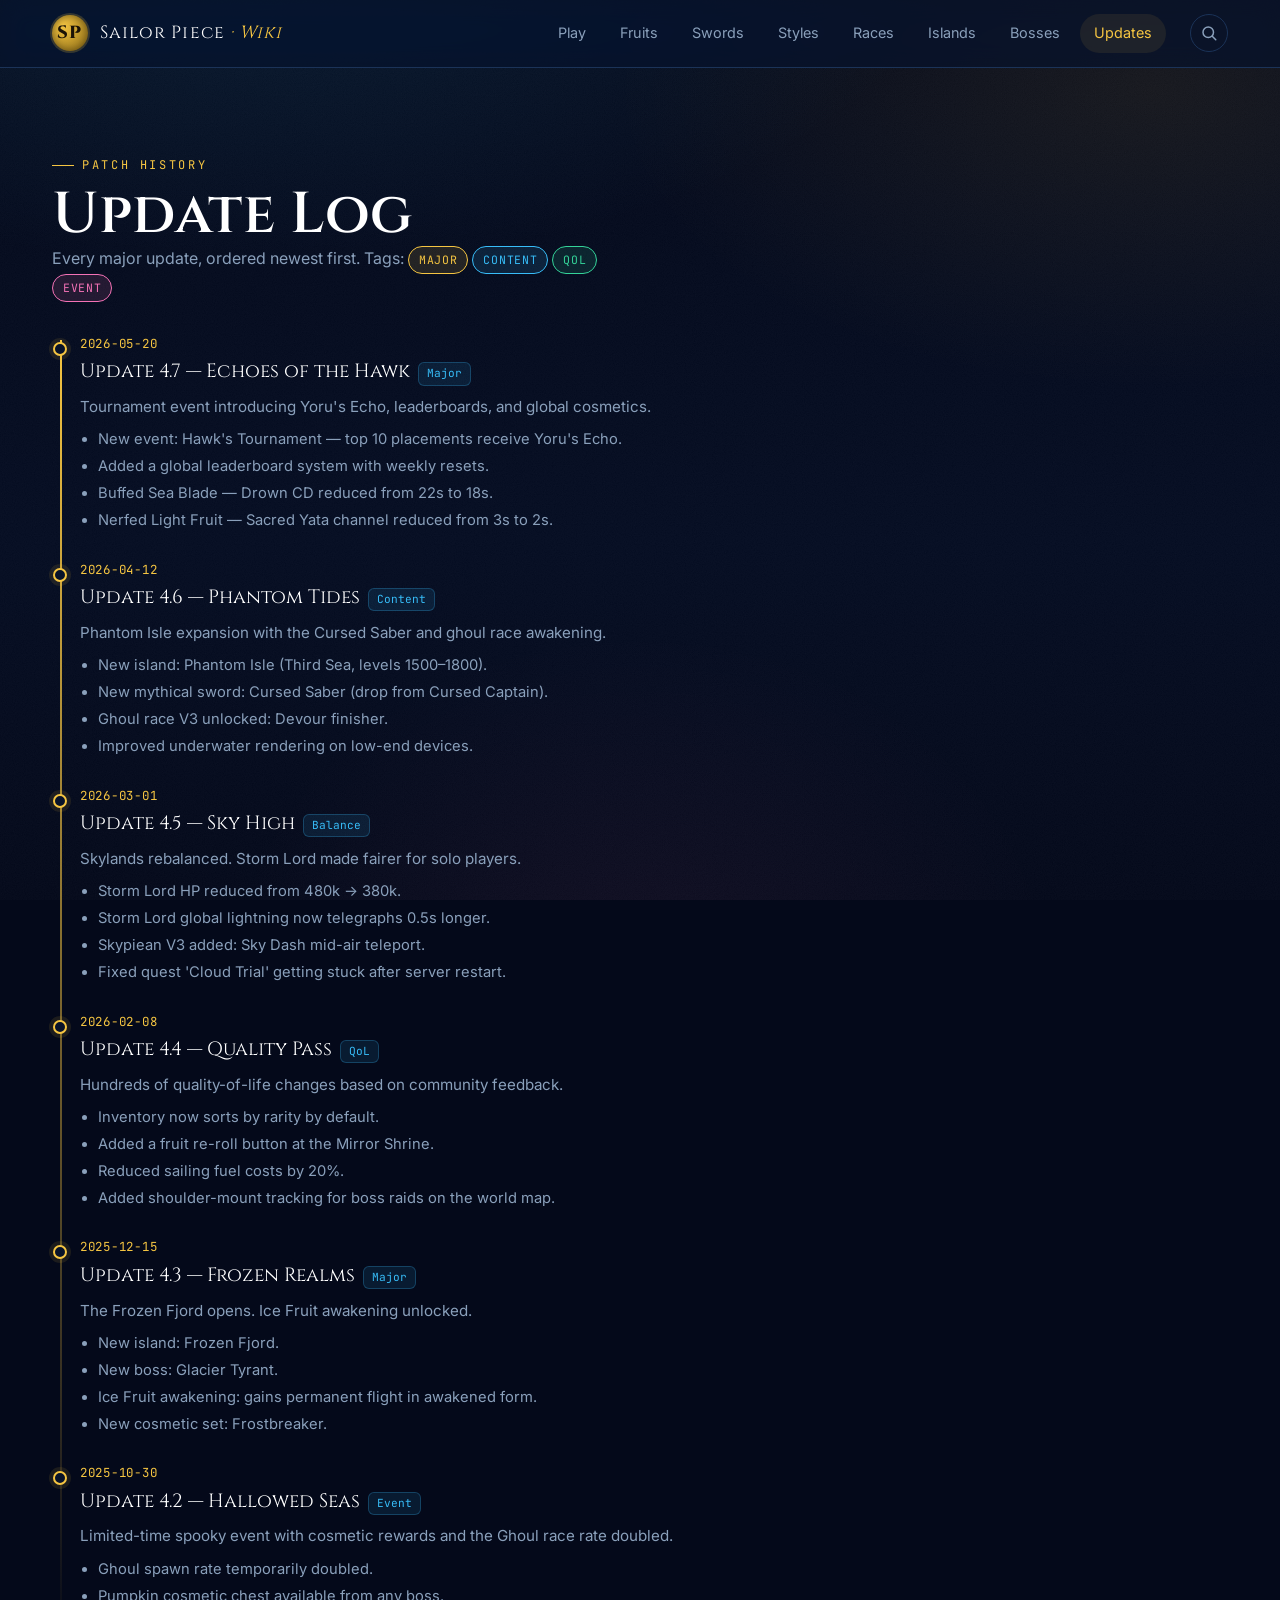
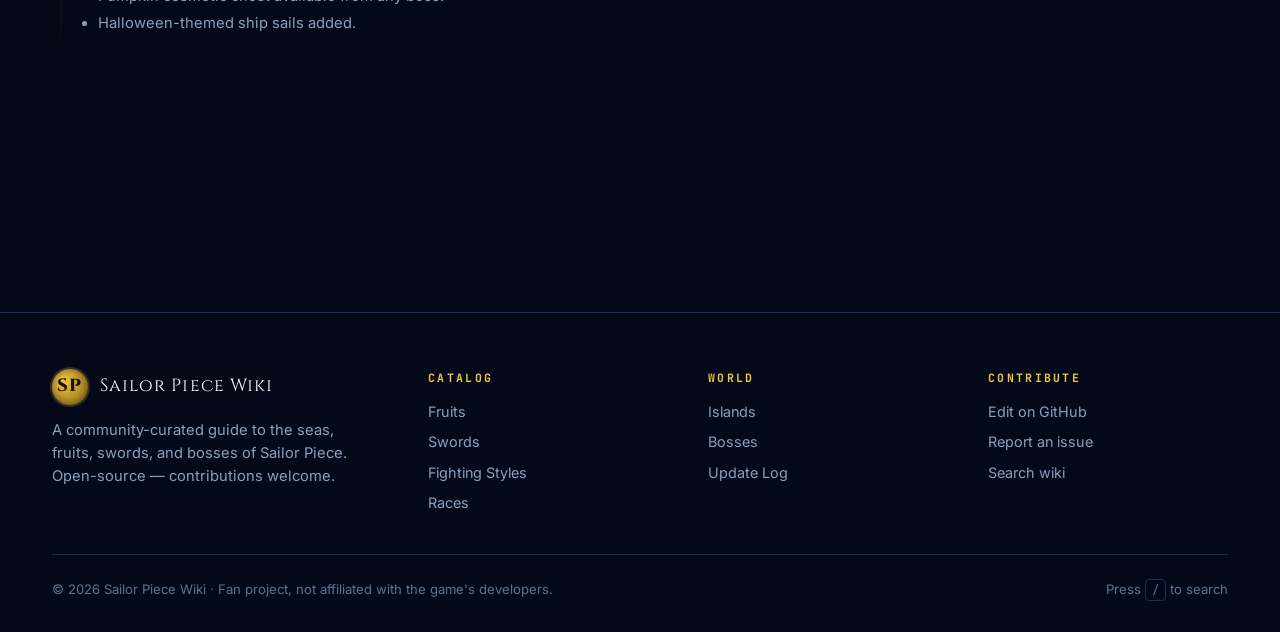
<file: updates.html>
<!DOCTYPE html>
<html lang="en">
<head>
  <meta charset="UTF-8" />
  <meta name="viewport" content="width=device-width, initial-scale=1, viewport-fit=cover" />
  <title>Update Log — Sailor Piece Wiki</title>
  <meta name="description" content="Every Sailor Piece patch — buffs, nerfs, content drops, and quality-of-life changes." />
  <meta name="theme-color" content="#04091a" />
  <link rel="preconnect" href="https://fonts.googleapis.com" />
  <link rel="preconnect" href="https://fonts.gstatic.com" crossorigin />
  <link href="https://fonts.googleapis.com/css2?family=Cinzel:wght@500;600;700&family=Inter:wght@400;500;600;700&family=JetBrains+Mono:wght@400;600&display=swap" rel="stylesheet" />
  <link rel="stylesheet" href="assets/css/styles.css" />
  <link rel="icon" href="data:image/svg+xml;utf8,<svg xmlns='http://www.w3.org/2000/svg' viewBox='0 0 64 64'><circle cx='32' cy='32' r='28' fill='%23f5c542'/><text x='50%25' y='56%25' text-anchor='middle' font-family='Georgia' font-weight='700' font-size='28' fill='%231a1206'>SP</text></svg>" />
</head>
<body data-page="updates">
  <main>
    <section class="section" style="padding-top: clamp(48px, 8vw, 80px)">
      <div class="container">
        <span class="eyebrow">Patch History</span>
        <div class="section-head">
          <div>
            <h1 style="margin-top:8px">Update Log</h1>
            <p>Every major update, ordered newest first. Tags: <span class="badge badge-tier" style="font-family:var(--font-mono)">Major</span> <span class="badge badge-type">Content</span> <span class="badge badge-rarity" data-rarity="Uncommon">QoL</span> <span class="badge badge-rarity" data-rarity="Mythical">Event</span></p>
          </div>
        </div>
        <div class="timeline" id="timeline"></div>
      </div>
    </section>
  </main>

  <script type="module">
    import { renderUpdates } from './assets/js/data.js';
    document.addEventListener('DOMContentLoaded', () => renderUpdates('data/updates.json'));
  </script>
</body>
</html>
</file>
<file: assets/css/styles.css>
/* =========================================================
   Sailor Piece Wiki — Design System
   ========================================================= */

:root {
  /* Colors */
  --bg-deep: #04091a;
  --bg-base: #08132a;
  --bg-elevated: #0f1f3d;
  --bg-card: #142a4d;
  --bg-card-hover: #1b3760;
  --border: #25446e;
  --border-soft: #1b3358;

  --text: #e7eef7;
  --text-muted: #8aa0bb;
  --text-dim: #5d728e;

  --gold: #f5c542;
  --gold-soft: #d4af37;
  --gold-deep: #8a6a14;
  --cyan: #38bdf8;
  --coral: #fb7185;
  --teal: #2dd4bf;

  /* Rarity */
  --r-common: #9ca3af;
  --r-uncommon: #34d399;
  --r-rare: #60a5fa;
  --r-legendary: #fbbf24;
  --r-mythical: #f472b6;
  --r-event: #c084fc;
  --r-divine: #fde047;

  /* Spacing */
  --radius: 12px;
  --radius-sm: 8px;
  --radius-lg: 20px;
  --shadow-card: 0 10px 30px -12px rgba(0, 0, 0, 0.55);
  --shadow-glow: 0 0 0 1px rgba(245, 197, 66, 0.15), 0 18px 40px -16px rgba(245, 197, 66, 0.25);

  --max-w: 1240px;
  --header-h: 68px;

  --font-display: 'Cinzel', 'Times New Roman', serif;
  --font-body: 'Inter', system-ui, -apple-system, Segoe UI, Roboto, sans-serif;
  --font-mono: 'JetBrains Mono', ui-monospace, SFMono-Regular, Menlo, monospace;
}

/* Reset */
*,
*::before,
*::after { box-sizing: border-box; }
* { margin: 0; padding: 0; }
html, body { height: 100%; }
body {
  font-family: var(--font-body);
  color: var(--text);
  background: var(--bg-deep);
  line-height: 1.55;
  -webkit-font-smoothing: antialiased;
  text-rendering: optimizeLegibility;
  overflow-x: hidden;
}
img, svg { display: block; max-width: 100%; }
button { font: inherit; color: inherit; background: none; border: 0; cursor: pointer; }
a { color: inherit; text-decoration: none; }
input, select, textarea { font: inherit; color: inherit; }

/* Background atmosphere */
body::before {
  content: "";
  position: fixed;
  inset: 0;
  z-index: -2;
  background:
    radial-gradient(1200px 600px at 20% -10%, rgba(56, 189, 248, 0.12), transparent 60%),
    radial-gradient(900px 500px at 90% 10%, rgba(245, 197, 66, 0.08), transparent 60%),
    radial-gradient(700px 600px at 50% 110%, rgba(244, 114, 182, 0.06), transparent 60%),
    linear-gradient(180deg, #04091a 0%, #050d22 60%, #04091a 100%);
}
body::after {
  content: "";
  position: fixed;
  inset: 0;
  z-index: -1;
  pointer-events: none;
  background-image: url("data:image/svg+xml;utf8,<svg xmlns='http://www.w3.org/2000/svg' width='200' height='200'><filter id='n'><feTurbulence type='fractalNoise' baseFrequency='0.9' numOctaves='2' stitchTiles='stitch'/><feColorMatrix values='0 0 0 0 1  0 0 0 0 1  0 0 0 0 1  0 0 0 0.05 0'/></filter><rect width='100%' height='100%' filter='url(%23n)'/></svg>");
  opacity: 0.6;
}

/* Typography */
h1, h2, h3, h4 {
  font-family: var(--font-display);
  font-weight: 600;
  letter-spacing: 0.01em;
  color: #fff;
}
h1 { font-size: clamp(2.2rem, 5vw, 3.6rem); line-height: 1.1; }
h2 { font-size: clamp(1.6rem, 3vw, 2.2rem); line-height: 1.2; }
h3 { font-size: 1.25rem; line-height: 1.3; }
p { color: var(--text-muted); }

.eyebrow {
  font-family: var(--font-mono);
  font-size: 0.75rem;
  letter-spacing: 0.22em;
  text-transform: uppercase;
  color: var(--gold);
  display: inline-flex;
  align-items: center;
  gap: 8px;
}
.eyebrow::before {
  content: "";
  width: 22px;
  height: 1px;
  background: var(--gold);
}

/* Layout */
.container {
  max-width: var(--max-w);
  margin: 0 auto;
  padding: 0 clamp(16px, 4vw, 32px);
}
main { min-height: calc(100vh - var(--header-h) - 220px); padding-bottom: 96px; }
.section { padding: clamp(48px, 7vw, 96px) 0; }

/* Header */
.site-header {
  position: sticky;
  top: 0;
  z-index: 50;
  height: var(--header-h);
  display: flex;
  align-items: center;
  background: rgba(8, 19, 42, 0.72);
  backdrop-filter: saturate(160%) blur(12px);
  -webkit-backdrop-filter: saturate(160%) blur(12px);
  border-bottom: 1px solid var(--border-soft);
}
.site-header .container {
  display: flex;
  align-items: center;
  gap: 24px;
  width: 100%;
}
.brand {
  display: flex;
  align-items: center;
  gap: 12px;
  font-family: var(--font-display);
  font-size: 1.1rem;
  letter-spacing: 0.06em;
  color: #fff;
  white-space: nowrap;
}
.brand-mark {
  width: 36px;
  height: 36px;
  display: grid;
  place-items: center;
  border-radius: 50%;
  background: radial-gradient(circle at 30% 30%, var(--gold) 0%, var(--gold-deep) 100%);
  box-shadow: 0 0 0 2px rgba(245, 197, 66, 0.2), inset 0 0 8px rgba(0,0,0,0.4);
  color: #1a1206;
  font-weight: 800;
}
.nav {
  display: flex;
  align-items: center;
  gap: 6px;
  margin-left: auto;
}
.nav a {
  padding: 8px 14px;
  border-radius: 999px;
  font-size: 0.9rem;
  color: var(--text-muted);
  transition: color 0.15s, background 0.15s;
}
.nav a:hover { color: #fff; background: rgba(255,255,255,0.04); }
.nav a.active {
  color: var(--gold);
  background: rgba(245, 197, 66, 0.08);
}
.header-actions { display: flex; align-items: center; gap: 8px; }
.icon-btn {
  width: 38px; height: 38px;
  display: grid; place-items: center;
  border-radius: 999px;
  color: var(--text-muted);
  border: 1px solid var(--border-soft);
  transition: color 0.15s, border-color 0.15s, background 0.15s;
}
.icon-btn:hover { color: var(--gold); border-color: var(--border); background: rgba(255,255,255,0.03); }
.icon-btn svg { width: 18px; height: 18px; }
.menu-btn { display: none; }

/* Hero */
.hero {
  position: relative;
  padding: clamp(64px, 10vw, 140px) 0 clamp(48px, 8vw, 96px);
  overflow: hidden;
  border-bottom: 1px solid var(--border-soft);
}
.hero::before {
  content: "";
  position: absolute;
  inset: -1px 0 0 0;
  background:
    radial-gradient(60% 80% at 50% 0%, rgba(56, 189, 248, 0.18), transparent 70%),
    radial-gradient(40% 60% at 90% 30%, rgba(245, 197, 66, 0.18), transparent 70%);
  pointer-events: none;
}
.hero-inner {
  display: grid;
  grid-template-columns: 1.2fr 1fr;
  gap: 64px;
  align-items: center;
  position: relative;
}
.hero h1 {
  margin-top: 16px;
  background: linear-gradient(180deg, #ffffff 0%, #c8d6ee 100%);
  -webkit-background-clip: text;
  background-clip: text;
  -webkit-text-fill-color: transparent;
}
.hero h1 .accent {
  background: linear-gradient(180deg, var(--gold) 0%, #b8881e 100%);
  -webkit-background-clip: text;
  background-clip: text;
  -webkit-text-fill-color: transparent;
  font-style: italic;
}
.hero p.lead {
  margin-top: 20px;
  font-size: 1.1rem;
  max-width: 56ch;
  color: #b8c8df;
}
.hero-cta { margin-top: 32px; display: flex; gap: 12px; flex-wrap: wrap; }
.btn {
  display: inline-flex;
  align-items: center;
  gap: 10px;
  padding: 12px 22px;
  border-radius: 999px;
  font-weight: 600;
  font-size: 0.95rem;
  border: 1px solid transparent;
  transition: transform 0.12s, background 0.15s, border-color 0.15s, color 0.15s;
  white-space: nowrap;
}
.btn:hover { transform: translateY(-1px); }
.btn-primary {
  background: linear-gradient(180deg, var(--gold) 0%, #c89a1e 100%);
  color: #2a1d05;
  box-shadow: 0 8px 24px -10px rgba(245, 197, 66, 0.6);
}
.btn-primary:hover { background: linear-gradient(180deg, #ffd75a 0%, var(--gold) 100%); }
.btn-ghost { color: #fff; border-color: var(--border); background: rgba(255,255,255,0.02); }
.btn-ghost:hover { border-color: var(--gold); color: var(--gold); }

/* Hero compass art */
.hero-art {
  position: relative;
  aspect-ratio: 1 / 1;
  display: grid;
  place-items: center;
}
.compass {
  width: 100%;
  max-width: 460px;
  aspect-ratio: 1;
  border-radius: 50%;
  background: radial-gradient(circle at 50% 50%, rgba(245,197,66,0.12) 0%, transparent 60%);
  display: grid;
  place-items: center;
  position: relative;
  animation: float 8s ease-in-out infinite;
}
.compass::before, .compass::after {
  content: "";
  position: absolute;
  inset: 10%;
  border: 1px solid rgba(245,197,66,0.25);
  border-radius: 50%;
}
.compass::after { inset: 22%; border-color: rgba(245,197,66,0.18); }
.compass svg { width: 60%; height: 60%; color: var(--gold); animation: spin 60s linear infinite; }
@keyframes spin { to { transform: rotate(360deg); } }
@keyframes float { 0%,100% { transform: translateY(0); } 50% { transform: translateY(-10px); } }

/* Stats strip */
.stats {
  display: grid;
  grid-template-columns: repeat(4, 1fr);
  gap: 16px;
  margin-top: clamp(32px, 5vw, 56px);
}
.stat {
  padding: 18px 22px;
  background: rgba(20, 42, 77, 0.5);
  border: 1px solid var(--border-soft);
  border-radius: var(--radius);
  backdrop-filter: blur(6px);
}
.stat .num {
  font-family: var(--font-display);
  font-size: 1.8rem;
  color: #fff;
}
.stat .label {
  font-family: var(--font-mono);
  font-size: 0.7rem;
  letter-spacing: 0.18em;
  text-transform: uppercase;
  color: var(--text-dim);
  margin-top: 4px;
}

/* Section heads */
.section-head {
  display: flex;
  align-items: end;
  justify-content: space-between;
  gap: 24px;
  margin-bottom: 32px;
  flex-wrap: wrap;
}
.section-head h2 { margin-top: 8px; }
.section-head p { max-width: 60ch; }

/* Card grid */
.grid {
  display: grid;
  grid-template-columns: repeat(auto-fill, minmax(260px, 1fr));
  gap: 20px;
}
.grid-3 { grid-template-columns: repeat(auto-fill, minmax(320px, 1fr)); }

/* Card */
.card {
  position: relative;
  display: flex;
  flex-direction: column;
  gap: 14px;
  padding: 22px;
  background: linear-gradient(180deg, var(--bg-card) 0%, var(--bg-elevated) 100%);
  border: 1px solid var(--border-soft);
  border-radius: var(--radius);
  text-align: left;
  cursor: pointer;
  transition: transform 0.18s ease, border-color 0.18s, box-shadow 0.18s;
  box-shadow: var(--shadow-card);
  overflow: hidden;
  width: 100%;
}
.card::before {
  content: "";
  position: absolute;
  inset: 0;
  background: radial-gradient(140% 90% at 0% 0%, var(--card-glow, transparent), transparent 60%);
  opacity: 0.55;
  pointer-events: none;
}
.card:hover {
  transform: translateY(-3px);
  border-color: var(--border);
  box-shadow: 0 18px 40px -16px rgba(0,0,0,0.6), 0 0 0 1px rgba(245,197,66,0.18);
}
.card-icon {
  width: 56px;
  height: 56px;
  border-radius: 14px;
  display: grid;
  place-items: center;
  background: rgba(255,255,255,0.04);
  border: 1px solid var(--border-soft);
  color: var(--card-color, var(--gold));
  flex-shrink: 0;
}
.card-icon svg { width: 28px; height: 28px; }
.card-head { display: flex; gap: 14px; align-items: flex-start; }
.card-head-text { display: flex; flex-direction: column; gap: 4px; min-width: 0; }
.card-title { font-family: var(--font-display); font-size: 1.15rem; color: #fff; }
.card-sub { font-size: 0.82rem; color: var(--text-dim); font-family: var(--font-mono); letter-spacing: 0.04em; }
.card-desc { font-size: 0.92rem; color: var(--text-muted); display: -webkit-box; -webkit-line-clamp: 3; -webkit-box-orient: vertical; overflow: hidden; }
.card-foot { display: flex; gap: 8px; flex-wrap: wrap; margin-top: auto; padding-top: 4px; }

/* Badges */
.badge {
  display: inline-flex;
  align-items: center;
  gap: 6px;
  padding: 4px 10px;
  border-radius: 999px;
  font-size: 0.72rem;
  font-family: var(--font-mono);
  letter-spacing: 0.06em;
  text-transform: uppercase;
  border: 1px solid currentColor;
  background: color-mix(in srgb, currentColor 12%, transparent);
}
.badge-rarity[data-rarity="Common"]    { color: var(--r-common); }
.badge-rarity[data-rarity="Uncommon"]  { color: var(--r-uncommon); }
.badge-rarity[data-rarity="Rare"]      { color: var(--r-rare); }
.badge-rarity[data-rarity="Legendary"] { color: var(--r-legendary); }
.badge-rarity[data-rarity="Mythical"]  { color: var(--r-mythical); }
.badge-rarity[data-rarity="Event"]     { color: var(--r-event); }
.badge-rarity[data-rarity="Divine"]    { color: var(--r-divine); }
.badge-type { color: var(--cyan); }
.badge-tier { color: var(--gold); }

/* Filters */
.filters {
  display: flex;
  gap: 12px;
  flex-wrap: wrap;
  align-items: center;
  margin-bottom: 24px;
}
.search-input {
  flex: 1;
  min-width: 220px;
  position: relative;
}
.search-input input {
  width: 100%;
  padding: 12px 16px 12px 42px;
  background: rgba(20, 42, 77, 0.5);
  border: 1px solid var(--border-soft);
  border-radius: 999px;
  color: var(--text);
  outline: none;
  transition: border-color 0.15s, background 0.15s;
}
.search-input input:focus { border-color: var(--gold); background: rgba(20, 42, 77, 0.8); }
.search-input svg { position: absolute; left: 16px; top: 50%; transform: translateY(-50%); width: 16px; height: 16px; color: var(--text-dim); }

.chips { display: flex; gap: 8px; flex-wrap: wrap; }
.chip {
  padding: 8px 14px;
  border-radius: 999px;
  font-size: 0.82rem;
  background: rgba(20, 42, 77, 0.5);
  border: 1px solid var(--border-soft);
  color: var(--text-muted);
  transition: all 0.15s;
}
.chip:hover { color: #fff; border-color: var(--border); }
.chip.active {
  background: rgba(245, 197, 66, 0.12);
  border-color: var(--gold);
  color: var(--gold);
}

/* Empty state */
.empty {
  text-align: center;
  padding: 64px 24px;
  color: var(--text-dim);
  border: 1px dashed var(--border-soft);
  border-radius: var(--radius);
}

/* Modal */
.modal-backdrop {
  position: fixed;
  inset: 0;
  background: rgba(2, 6, 18, 0.78);
  backdrop-filter: blur(10px);
  display: none;
  z-index: 100;
  padding: 24px;
  align-items: flex-start;
  justify-content: center;
  overflow-y: auto;
  animation: fadeIn 0.2s ease;
}
.modal-backdrop.open { display: flex; }
.modal {
  width: 100%;
  max-width: 720px;
  margin: 4vh 0;
  background: linear-gradient(180deg, var(--bg-elevated) 0%, var(--bg-base) 100%);
  border: 1px solid var(--border);
  border-radius: var(--radius-lg);
  box-shadow: 0 30px 80px -20px rgba(0,0,0,0.7);
  overflow: hidden;
  animation: pop 0.22s ease;
}
.modal-head {
  position: relative;
  padding: 32px;
  border-bottom: 1px solid var(--border-soft);
  background:
    radial-gradient(90% 100% at 0% 0%, var(--modal-glow, rgba(245,197,66,0.18)), transparent 60%);
}
.modal-close {
  position: absolute;
  top: 18px;
  right: 18px;
  width: 36px;
  height: 36px;
  border-radius: 50%;
  display: grid;
  place-items: center;
  color: var(--text-muted);
  background: rgba(0,0,0,0.3);
  transition: color 0.15s, background 0.15s;
}
.modal-close:hover { color: #fff; background: rgba(0,0,0,0.5); }
.modal-head .icon-lg {
  width: 64px; height: 64px;
  border-radius: 16px;
  display: grid;
  place-items: center;
  background: rgba(255,255,255,0.05);
  border: 1px solid var(--border);
  color: var(--card-color, var(--gold));
  margin-bottom: 16px;
}
.modal-head .icon-lg svg { width: 32px; height: 32px; }
.modal-head h2 { margin-bottom: 6px; }
.modal-meta { display: flex; gap: 8px; flex-wrap: wrap; margin-top: 12px; }
.modal-body { padding: 28px 32px 32px; display: flex; flex-direction: column; gap: 22px; }
.modal-section h4 {
  font-family: var(--font-mono);
  font-size: 0.72rem;
  letter-spacing: 0.18em;
  text-transform: uppercase;
  color: var(--gold);
  margin-bottom: 10px;
}
.kv { display: grid; grid-template-columns: 130px 1fr; gap: 10px 16px; }
.kv dt { color: var(--text-dim); font-size: 0.85rem; }
.kv dd { color: var(--text); font-size: 0.92rem; }

.move-list { display: flex; flex-direction: column; gap: 10px; }
.move {
  display: grid;
  grid-template-columns: 38px 1fr auto;
  gap: 12px;
  align-items: center;
  padding: 12px 14px;
  background: rgba(255,255,255,0.025);
  border: 1px solid var(--border-soft);
  border-radius: var(--radius-sm);
}
.move-key {
  width: 30px; height: 30px;
  display: grid; place-items: center;
  border-radius: 6px;
  background: rgba(245,197,66,0.12);
  color: var(--gold);
  font-family: var(--font-mono);
  font-weight: 700;
  font-size: 0.85rem;
  border: 1px solid rgba(245,197,66,0.3);
}
.move-info .name { color: #fff; font-weight: 600; font-size: 0.95rem; }
.move-info .desc { color: var(--text-muted); font-size: 0.85rem; margin-top: 2px; }
.move-cd { font-family: var(--font-mono); font-size: 0.75rem; color: var(--text-dim); white-space: nowrap; }

@keyframes fadeIn { from { opacity: 0; } to { opacity: 1; } }
@keyframes pop { from { transform: scale(0.96); opacity: 0; } to { transform: scale(1); opacity: 1; } }

/* Search overlay */
.search-overlay {
  position: fixed;
  inset: 0;
  display: none;
  z-index: 110;
  background: rgba(2, 6, 18, 0.85);
  backdrop-filter: blur(8px);
  padding: 12vh 24px 24px;
  justify-content: center;
  animation: fadeIn 0.15s ease;
}
.search-overlay.open { display: flex; }
.search-panel {
  width: 100%;
  max-width: 640px;
  background: var(--bg-elevated);
  border: 1px solid var(--border);
  border-radius: var(--radius-lg);
  overflow: hidden;
  height: fit-content;
  max-height: 70vh;
  display: flex;
  flex-direction: column;
  box-shadow: 0 30px 80px -20px rgba(0,0,0,0.7);
}
.search-panel-input {
  display: flex;
  align-items: center;
  gap: 12px;
  padding: 18px 22px;
  border-bottom: 1px solid var(--border-soft);
}
.search-panel-input svg { width: 20px; height: 20px; color: var(--gold); flex-shrink: 0; }
.search-panel-input input {
  flex: 1;
  border: 0;
  background: transparent;
  outline: none;
  font-size: 1rem;
}
.search-panel-input kbd {
  font-family: var(--font-mono);
  font-size: 0.7rem;
  padding: 3px 8px;
  border-radius: 6px;
  background: rgba(255,255,255,0.06);
  border: 1px solid var(--border-soft);
  color: var(--text-dim);
}
.search-results { overflow-y: auto; padding: 8px; }
.search-results .group { padding: 6px 12px; font-family: var(--font-mono); font-size: 0.7rem; letter-spacing: 0.16em; text-transform: uppercase; color: var(--text-dim); }
.search-result {
  display: flex;
  gap: 12px;
  align-items: center;
  width: 100%;
  padding: 10px 12px;
  border-radius: var(--radius-sm);
  text-align: left;
  transition: background 0.1s;
}
.search-result:hover, .search-result.focused { background: rgba(245,197,66,0.08); }
.search-result .ico { width: 34px; height: 34px; display: grid; place-items: center; border-radius: 8px; background: rgba(255,255,255,0.04); border: 1px solid var(--border-soft); color: var(--gold); flex-shrink: 0; }
.search-result .ico svg { width: 18px; height: 18px; }
.search-result .text { display: flex; flex-direction: column; min-width: 0; flex: 1; }
.search-result .text .t { color: #fff; font-size: 0.95rem; }
.search-result .text .s { color: var(--text-dim); font-size: 0.78rem; }

/* Footer */
.site-footer {
  border-top: 1px solid var(--border-soft);
  padding: 56px 0 32px;
  margin-top: 64px;
  color: var(--text-muted);
}
.footer-grid {
  display: grid;
  grid-template-columns: 1.4fr 1fr 1fr 1fr;
  gap: 40px;
  margin-bottom: 40px;
}
.footer-grid h5 {
  font-family: var(--font-mono);
  font-size: 0.72rem;
  letter-spacing: 0.2em;
  text-transform: uppercase;
  color: var(--gold);
  margin-bottom: 14px;
}
.footer-grid ul { list-style: none; display: flex; flex-direction: column; gap: 8px; font-size: 0.9rem; }
.footer-grid a:hover { color: var(--gold); }
.footer-bottom {
  padding-top: 24px;
  border-top: 1px solid var(--border-soft);
  display: flex;
  justify-content: space-between;
  flex-wrap: wrap;
  gap: 12px;
  font-size: 0.82rem;
  color: var(--text-dim);
}

/* Updates timeline */
.timeline { position: relative; padding-left: 28px; }
.timeline::before {
  content: "";
  position: absolute;
  left: 8px; top: 6px; bottom: 6px;
  width: 2px;
  background: linear-gradient(180deg, var(--gold) 0%, transparent 100%);
}
.timeline-item { position: relative; padding-bottom: 28px; }
.timeline-item::before {
  content: "";
  position: absolute;
  left: -27px; top: 8px;
  width: 14px; height: 14px;
  border-radius: 50%;
  background: var(--bg-base);
  border: 2px solid var(--gold);
  box-shadow: 0 0 0 4px rgba(245,197,66,0.1);
}
.timeline-date { font-family: var(--font-mono); font-size: 0.78rem; color: var(--gold); letter-spacing: 0.06em; }
.timeline-title { margin: 4px 0 8px; font-family: var(--font-display); color: #fff; font-size: 1.2rem; }
.timeline-tag {
  display: inline-block;
  font-family: var(--font-mono);
  font-size: 0.7rem;
  padding: 2px 8px;
  border-radius: 6px;
  background: rgba(56,189,248,0.1);
  color: var(--cyan);
  border: 1px solid rgba(56,189,248,0.25);
  margin-left: 8px;
}
.timeline-changes { margin-top: 10px; font-size: 0.92rem; }
.timeline-changes li { margin-left: 18px; margin-top: 4px; color: var(--text-muted); }

/* Responsive */
@media (max-width: 900px) {
  .hero-inner { grid-template-columns: 1fr; gap: 32px; }
  .hero-art { order: -1; max-width: 320px; margin: 0 auto; }
  .stats { grid-template-columns: repeat(2, 1fr); }
  .footer-grid { grid-template-columns: 1fr 1fr; }
  .nav { display: none; position: fixed; top: var(--header-h); left: 0; right: 0; flex-direction: column; align-items: stretch; padding: 16px; background: var(--bg-elevated); border-bottom: 1px solid var(--border-soft); gap: 4px; }
  .nav.open { display: flex; }
  .menu-btn { display: grid; }
  .kv { grid-template-columns: 1fr; gap: 4px; }
  .kv dt { color: var(--gold); font-family: var(--font-mono); font-size: 0.72rem; letter-spacing: 0.14em; text-transform: uppercase; }
}
@media (max-width: 540px) {
  .stats { grid-template-columns: 1fr 1fr; }
  .footer-grid { grid-template-columns: 1fr; gap: 28px; }
  .modal-head, .modal-body { padding: 24px; }
  .grid { grid-template-columns: 1fr; }
}

/* Reduced motion */
@media (prefers-reduced-motion: reduce) {
  *, *::before, *::after { animation: none !important; transition: none !important; }
}

/* Scrollbar */
::-webkit-scrollbar { width: 10px; height: 10px; }
::-webkit-scrollbar-track { background: var(--bg-deep); }
::-webkit-scrollbar-thumb { background: var(--border); border-radius: 999px; border: 2px solid var(--bg-deep); }
::-webkit-scrollbar-thumb:hover { background: var(--gold-deep); }

/* Selection */
::selection { background: rgba(245, 197, 66, 0.35); color: #fff; }



/* =========================================================
   GAME UI — Sailor Piece Idle
   ========================================================= */

.game {
  padding: 24px 0 64px;
  min-height: calc(100vh - var(--header-h));
}
.game .container { max-width: 1400px; }

/* Top resource bar */
.game-topbar {
  display: grid;
  grid-template-columns: repeat(5, minmax(0, 1fr));
  gap: 10px;
  margin-bottom: 20px;
  padding: 14px;
  background: linear-gradient(180deg, var(--bg-card) 0%, var(--bg-elevated) 100%);
  border: 1px solid var(--border-soft);
  border-radius: var(--radius);
  box-shadow: var(--shadow-card);
}
.resource {
  display: flex;
  flex-direction: column;
  gap: 2px;
  padding: 8px 14px;
  border-right: 1px solid var(--border-soft);
}
.resource:last-child { border-right: 0; }
.resource .label {
  font-family: var(--font-mono);
  font-size: 0.68rem;
  letter-spacing: 0.18em;
  text-transform: uppercase;
  color: var(--text-dim);
}
.resource .value {
  font-family: var(--font-display);
  font-size: 1.4rem;
  color: #fff;
  line-height: 1.1;
  margin-top: 2px;
}
.resource .rate {
  font-family: var(--font-mono);
  font-size: 0.74rem;
  color: var(--gold);
}
.resource.beli .value { color: var(--gold); }
.xp-bar {
  width: 100%;
  height: 6px;
  background: rgba(255,255,255,0.06);
  border-radius: 999px;
  margin-top: 6px;
  overflow: hidden;
}
.xp-fill {
  height: 100%;
  width: 0%;
  background: linear-gradient(90deg, var(--gold), #ffd75a);
  transition: width 0.25s ease;
}
.link-btn {
  font-family: var(--font-mono);
  font-size: 0.7rem;
  color: var(--cyan);
  text-decoration: underline;
  cursor: pointer;
  background: none;
  border: 0;
  padding: 0;
  align-self: flex-start;
}

/* Game board */
.game-board {
  display: grid;
  grid-template-columns: 320px 1fr 320px;
  gap: 18px;
  align-items: stretch;
}
.game-shop, .game-info {
  background: linear-gradient(180deg, var(--bg-card) 0%, var(--bg-elevated) 100%);
  border: 1px solid var(--border-soft);
  border-radius: var(--radius);
  display: flex;
  flex-direction: column;
  overflow: hidden;
  min-height: 600px;
}

/* Tabs */
.tabs {
  display: flex;
  gap: 0;
  border-bottom: 1px solid var(--border-soft);
  background: rgba(0,0,0,0.2);
  flex-shrink: 0;
  overflow-x: auto;
  scrollbar-width: none;
}
.tabs::-webkit-scrollbar { display: none; }
.tab {
  flex: 1;
  padding: 12px 8px;
  font-family: var(--font-mono);
  font-size: 0.72rem;
  letter-spacing: 0.12em;
  text-transform: uppercase;
  color: var(--text-dim);
  border-bottom: 2px solid transparent;
  transition: color 0.15s, border-color 0.15s, background 0.15s;
  white-space: nowrap;
  min-width: 80px;
}
.tab:hover { color: var(--text); background: rgba(255,255,255,0.03); }
.tab.active { color: var(--gold); border-color: var(--gold); }
.tab-panes { flex: 1; overflow-y: auto; padding: 12px; }
.tab-pane { display: none; flex-direction: column; gap: 8px; }
.tab-pane.active { display: flex; }

/* Shop items */
.shop-item {
  display: grid;
  grid-template-columns: 38px 1fr auto;
  gap: 10px;
  align-items: center;
  padding: 10px 12px;
  background: rgba(255,255,255,0.025);
  border: 1px solid var(--border-soft);
  border-radius: var(--radius-sm);
  text-align: left;
  transition: background 0.12s, border-color 0.12s, transform 0.12s;
  width: 100%;
  cursor: pointer;
  position: relative;
}
.shop-item:hover:not(:disabled) { background: rgba(245,197,66,0.05); border-color: var(--border); }
.shop-item:disabled, .shop-item.locked { opacity: 0.45; cursor: not-allowed; }
.shop-item.equipped { border-color: var(--gold); box-shadow: inset 0 0 0 1px rgba(245,197,66,0.3); }
.shop-item.owned-active { background: rgba(245,197,66,0.08); }
.shop-icon {
  width: 34px; height: 34px;
  display: grid; place-items: center;
  border-radius: 8px;
  background: rgba(255,255,255,0.04);
  color: var(--gold);
  border: 1px solid var(--border-soft);
}
.shop-icon svg { width: 18px; height: 18px; }
.shop-info { display: flex; flex-direction: column; min-width: 0; gap: 2px; }
.shop-info .name { color: #fff; font-size: 0.9rem; font-weight: 600; }
.shop-info .meta { font-family: var(--font-mono); font-size: 0.7rem; color: var(--text-dim); }
.shop-info .perk { font-size: 0.78rem; color: var(--text-muted); margin-top: 2px; }
.shop-action {
  display: flex;
  flex-direction: column;
  gap: 2px;
  align-items: flex-end;
}
.shop-cost {
  font-family: var(--font-mono);
  font-size: 0.78rem;
  color: var(--gold);
  white-space: nowrap;
}
.shop-cost.cant { color: var(--text-dim); }
.shop-count {
  font-family: var(--font-mono);
  font-size: 0.68rem;
  color: var(--text-dim);
  background: rgba(0,0,0,0.3);
  padding: 1px 6px;
  border-radius: 4px;
}
.equipped-tag {
  font-family: var(--font-mono);
  font-size: 0.62rem;
  letter-spacing: 0.12em;
  text-transform: uppercase;
  color: var(--gold);
  padding: 2px 6px;
  border-radius: 4px;
  background: rgba(245,197,66,0.12);
}
.shop-item .req {
  font-family: var(--font-mono);
  font-size: 0.65rem;
  color: var(--coral);
}

/* Arena */
.game-arena {
  display: flex;
  flex-direction: column;
  align-items: center;
  justify-content: center;
  gap: 28px;
  padding: 28px 20px;
  background:
    radial-gradient(80% 60% at 50% 20%, rgba(245,197,66,0.06), transparent 70%),
    linear-gradient(180deg, var(--bg-card) 0%, var(--bg-elevated) 100%);
  border: 1px solid var(--border-soft);
  border-radius: var(--radius);
  position: relative;
  min-height: 600px;
  overflow: hidden;
}
.game-arena::before {
  content: "";
  position: absolute;
  inset: 0;
  background-image: url("data:image/svg+xml;utf8,<svg xmlns='http://www.w3.org/2000/svg' width='40' height='40' viewBox='0 0 40 40'><path d='M0 20 Q10 14 20 20 T40 20' fill='none' stroke='rgba(56,189,248,0.04)' stroke-width='1'/></svg>");
  opacity: 0.4;
  pointer-events: none;
}
.island-label {
  font-family: var(--font-mono);
  font-size: 0.72rem;
  letter-spacing: 0.18em;
  text-transform: uppercase;
  color: var(--text-dim);
  position: relative;
}
.island-label .island-name { color: var(--gold); margin-left: 6px; }

.mob-card {
  position: relative;
  width: 100%;
  max-width: 380px;
  text-align: center;
}
.mob-portrait {
  width: 110px; height: 110px;
  margin: 0 auto 14px;
  display: grid; place-items: center;
  border-radius: 50%;
  background: radial-gradient(circle, rgba(56,189,248,0.18) 0%, transparent 70%);
  border: 2px solid var(--border);
  color: var(--cyan);
  position: relative;
  transition: transform 0.05s ease;
}
.mob-portrait svg { width: 60px; height: 60px; }
.mob-portrait.boss { color: var(--coral); border-color: var(--coral); background: radial-gradient(circle, rgba(251,113,133,0.2) 0%, transparent 70%); }
.mob-portrait.hit { animation: shake 0.18s ease; }
@keyframes shake {
  0%, 100% { transform: translate(0,0) scale(1); }
  25% { transform: translate(-3px, 1px) scale(1.04); }
  75% { transform: translate(3px, -1px) scale(0.97); }
}
.mob-name {
  font-family: var(--font-display);
  font-size: 1.6rem;
  color: #fff;
  margin-bottom: 6px;
}
.mob-sub {
  font-family: var(--font-mono);
  font-size: 0.72rem;
  letter-spacing: 0.14em;
  color: var(--text-dim);
  text-transform: uppercase;
  margin-bottom: 14px;
}
.mob-hp {
  width: 100%;
  height: 14px;
  background: rgba(0,0,0,0.4);
  border: 1px solid var(--border-soft);
  border-radius: 999px;
  overflow: hidden;
  position: relative;
}
.mob-hp-fill {
  height: 100%;
  width: 100%;
  background: linear-gradient(90deg, #34d399, #4ade80);
  transition: width 0.12s ease;
}
.mob-hp-fill.boss { background: linear-gradient(90deg, var(--coral), #f43f5e); }
.mob-hp-text {
  font-family: var(--font-mono);
  font-size: 0.78rem;
  color: var(--text-muted);
  margin-top: 6px;
}

.strike-btn {
  position: relative;
  display: flex;
  flex-direction: column;
  align-items: center;
  gap: 4px;
  padding: 22px 56px;
  border-radius: 999px;
  font-family: var(--font-display);
  font-size: 1.6rem;
  letter-spacing: 0.08em;
  background: linear-gradient(180deg, var(--gold) 0%, #b8881e 100%);
  color: #2a1d05;
  border: 0;
  cursor: pointer;
  box-shadow: 0 14px 40px -10px rgba(245,197,66,0.6), inset 0 -4px 10px rgba(0,0,0,0.2);
  transition: transform 0.06s ease, box-shadow 0.12s;
  user-select: none;
  touch-action: manipulation;
}
.strike-btn:hover { box-shadow: 0 18px 48px -8px rgba(245,197,66,0.7), inset 0 -4px 10px rgba(0,0,0,0.2); }
.strike-btn:active { transform: scale(0.96); box-shadow: 0 6px 18px -8px rgba(245,197,66,0.5); }
.strike-btn .strike-power {
  font-family: var(--font-mono);
  font-size: 0.78rem;
  letter-spacing: 0.1em;
  opacity: 0.85;
}
.strike-btn:disabled { opacity: 0.5; cursor: wait; }

.floaters {
  position: absolute;
  inset: 0;
  pointer-events: none;
}
.floater {
  position: absolute;
  font-family: var(--font-display);
  font-weight: 700;
  font-size: 1.1rem;
  color: var(--gold);
  animation: float-up 0.9s ease-out forwards;
  pointer-events: none;
  text-shadow: 0 2px 4px rgba(0,0,0,0.6);
  white-space: nowrap;
}
.floater.crit { color: var(--coral); font-size: 1.4rem; }
.floater.beli { color: #4ade80; }
@keyframes float-up {
  from { transform: translateY(0) scale(0.9); opacity: 1; }
  to { transform: translateY(-60px) scale(1.1); opacity: 0; }
}

.boss-banner {
  display: flex;
  flex-direction: column;
  align-items: center;
  gap: 4px;
  padding: 10px 20px;
  background: rgba(251,113,133,0.1);
  border: 1px solid rgba(251,113,133,0.4);
  border-radius: var(--radius);
  width: 100%;
  max-width: 380px;
}
.boss-banner .label {
  font-family: var(--font-mono);
  font-size: 0.7rem;
  letter-spacing: 0.18em;
  text-transform: uppercase;
  color: var(--coral);
}
.boss-banner .timer { font-family: var(--font-display); color: #fff; font-size: 1.3rem; }
.boss-spawn-btn {
  margin-top: 8px;
  padding: 8px 18px;
  border-radius: 999px;
  font-family: var(--font-mono);
  font-size: 0.78rem;
  letter-spacing: 0.1em;
  background: rgba(251,113,133,0.15);
  border: 1px solid var(--coral);
  color: var(--coral);
  cursor: pointer;
  transition: background 0.12s, color 0.12s;
}
.boss-spawn-btn:hover:not(:disabled) { background: var(--coral); color: #1a0000; }
.boss-spawn-btn:disabled { opacity: 0.5; cursor: not-allowed; }

/* Equipped panel */
.equip-card {
  padding: 12px;
  background: rgba(0,0,0,0.2);
  border: 1px solid var(--border-soft);
  border-radius: var(--radius-sm);
  display: flex;
  gap: 10px;
  align-items: center;
}
.equip-slot { display: flex; flex-direction: column; gap: 4px; min-width: 0; flex: 1; }
.equip-slot .label {
  font-family: var(--font-mono);
  font-size: 0.65rem;
  letter-spacing: 0.16em;
  text-transform: uppercase;
  color: var(--text-dim);
}
.equip-slot .name { color: #fff; font-size: 0.95rem; font-weight: 600; }
.equip-slot .perk { font-size: 0.78rem; color: var(--text-muted); }

/* Stats list */
.stats-list { display: flex; flex-direction: column; gap: 6px; }
.stat-row {
  display: flex;
  justify-content: space-between;
  padding: 8px 12px;
  background: rgba(0,0,0,0.18);
  border: 1px solid var(--border-soft);
  border-radius: var(--radius-sm);
  font-size: 0.86rem;
}
.stat-row .k { color: var(--text-dim); font-family: var(--font-mono); font-size: 0.72rem; letter-spacing: 0.1em; text-transform: uppercase; }
.stat-row .v { color: #fff; font-weight: 600; }

/* Quests */
.quest-card {
  padding: 12px 14px;
  background: rgba(0,0,0,0.18);
  border: 1px solid var(--border-soft);
  border-radius: var(--radius-sm);
  display: flex;
  flex-direction: column;
  gap: 6px;
}
.quest-card.done { border-color: rgba(52,211,153,0.3); background: rgba(52,211,153,0.05); }
.quest-card .name { color: #fff; font-weight: 600; font-size: 0.92rem; display: flex; justify-content: space-between; gap: 8px; }
.quest-card .name .check { color: var(--r-uncommon); }
.quest-card .desc { color: var(--text-muted); font-size: 0.82rem; }
.quest-card .reward { font-family: var(--font-mono); font-size: 0.72rem; color: var(--gold); }
.quest-progress {
  width: 100%;
  height: 4px;
  background: rgba(255,255,255,0.06);
  border-radius: 999px;
  overflow: hidden;
}
.quest-progress > div { height: 100%; background: var(--gold); }

/* Race picker modal */
.race-picker { display: grid; grid-template-columns: repeat(2, 1fr); gap: 10px; margin-top: 14px; }
.race-pick {
  padding: 14px;
  background: rgba(0,0,0,0.2);
  border: 1px solid var(--border-soft);
  border-radius: var(--radius-sm);
  cursor: pointer;
  text-align: left;
  transition: all 0.12s;
}
.race-pick:hover { border-color: var(--gold); background: rgba(245,197,66,0.06); }
.race-pick .name { color: #fff; font-weight: 600; }
.race-pick .perk { color: var(--text-muted); font-size: 0.82rem; margin-top: 4px; }
.race-pick .rarity { font-family: var(--font-mono); font-size: 0.66rem; letter-spacing: 0.14em; text-transform: uppercase; }

/* Toast */
.toast-stack {
  position: fixed;
  bottom: 24px;
  right: 24px;
  display: flex;
  flex-direction: column;
  gap: 8px;
  z-index: 60;
  pointer-events: none;
  max-width: 320px;
}
.toast {
  padding: 12px 16px;
  background: var(--bg-elevated);
  border: 1px solid var(--gold);
  border-radius: var(--radius-sm);
  color: #fff;
  font-size: 0.88rem;
  box-shadow: 0 10px 30px -10px rgba(0,0,0,0.6);
  animation: toast-in 0.2s ease, toast-out 0.3s ease 3.5s forwards;
  pointer-events: auto;
}
.toast.success { border-color: var(--r-uncommon); }
.toast.boss { border-color: var(--coral); }
.toast .title { font-family: var(--font-display); font-size: 0.95rem; margin-bottom: 2px; }
.toast .body { color: var(--text-muted); font-size: 0.8rem; }
@keyframes toast-in { from { transform: translateX(20px); opacity: 0; } to { transform: translateX(0); opacity: 1; } }
@keyframes toast-out { to { transform: translateX(20px); opacity: 0; } }

/* Game footer (reset) */
.game-bottombar {
  display: flex;
  justify-content: space-between;
  flex-wrap: wrap;
  gap: 12px;
  margin-top: 18px;
  padding: 12px 16px;
  background: rgba(0,0,0,0.2);
  border: 1px solid var(--border-soft);
  border-radius: var(--radius-sm);
  font-size: 0.8rem;
  color: var(--text-muted);
}
.game-bottombar .actions { display: flex; gap: 8px; flex-wrap: wrap; }
.btn-sm {
  padding: 6px 12px;
  border-radius: 999px;
  font-size: 0.76rem;
  font-family: var(--font-mono);
  letter-spacing: 0.1em;
  text-transform: uppercase;
  border: 1px solid var(--border);
  color: var(--text-muted);
  cursor: pointer;
  transition: all 0.12s;
}
.btn-sm:hover { color: var(--gold); border-color: var(--gold); }
.btn-sm.danger:hover { color: var(--coral); border-color: var(--coral); }
.btn-sm.prestige:hover { color: var(--gold); border-color: var(--gold); background: rgba(245,197,66,0.08); }

/* Responsive */
@media (max-width: 1100px) {
  .game-board { grid-template-columns: 1fr; }
  .game-shop, .game-info { min-height: 0; }
  .game-arena { order: -1; min-height: 480px; }
}
@media (max-width: 700px) {
  .game-topbar { grid-template-columns: 1fr 1fr; }
  .resource { border-right: 0; border-bottom: 1px solid var(--border-soft); padding: 6px 8px; }
  .resource:nth-last-child(-n+2) { border-bottom: 0; }
  .strike-btn { padding: 18px 36px; font-size: 1.3rem; }
  .mob-name { font-size: 1.3rem; }
}



/* =========================================================
   GAME UI — Visual Polish (v2)
   ========================================================= */

.game-hero {
  position: relative;
  padding: 36px 32px;
  margin-bottom: 18px;
  border-radius: var(--radius-lg);
  overflow: hidden;
  border: 1px solid var(--border);
  background:
    radial-gradient(60% 100% at 0% 0%, rgba(245, 197, 66, 0.18), transparent 60%),
    radial-gradient(60% 100% at 100% 100%, rgba(56, 189, 248, 0.18), transparent 60%),
    linear-gradient(180deg, var(--bg-elevated) 0%, var(--bg-card) 100%);
  box-shadow: 0 20px 60px -20px rgba(0, 0, 0, 0.5);
}
.game-hero::after {
  content: "";
  position: absolute;
  inset: 0;
  pointer-events: none;
  background-image: url("data:image/svg+xml;utf8,<svg xmlns='http://www.w3.org/2000/svg' width='60' height='60'><path d='M0 30 Q15 22 30 30 T60 30' fill='none' stroke='rgba(245,197,66,0.06)' stroke-width='1.5'/></svg>");
  opacity: 0.7;
}
.game-hero-content { position: relative; z-index: 1; }
.game-title {
  font-family: var(--font-display);
  font-size: clamp(2rem, 5vw, 3.4rem);
  line-height: 1;
  margin: 8px 0 4px;
  background: linear-gradient(180deg, #ffffff 0%, #c8d6ee 100%);
  -webkit-background-clip: text;
  background-clip: text;
  -webkit-text-fill-color: transparent;
  letter-spacing: 0.02em;
}
.game-title .accent {
  background: linear-gradient(180deg, var(--gold) 0%, #b8881e 100%);
  -webkit-background-clip: text;
  background-clip: text;
  -webkit-text-fill-color: transparent;
  font-style: italic;
}
.game-hero p {
  margin-top: 6px;
  color: #b8c8df;
  font-size: 1rem;
  max-width: 60ch;
}

/* Panel headers above each game section */
.panel-header {
  padding: 14px 16px;
  border-bottom: 1px solid var(--border-soft);
  background: linear-gradient(180deg, rgba(245, 197, 66, 0.06) 0%, transparent 100%);
  display: flex;
  flex-direction: column;
  gap: 2px;
  flex-shrink: 0;
}
.panel-header.center { text-align: center; align-items: center; }
.panel-eyebrow {
  font-family: var(--font-mono);
  font-size: 0.66rem;
  letter-spacing: 0.22em;
  text-transform: uppercase;
  color: var(--gold);
}
.panel-title {
  font-family: var(--font-display);
  color: #fff;
  font-size: 1rem;
}

/* Wrap arena in a panel so it matches the side aside elements */
.game-arena-wrap {
  background: linear-gradient(180deg, var(--bg-card) 0%, var(--bg-elevated) 100%);
  border: 1px solid var(--border-soft);
  border-radius: var(--radius);
  display: flex;
  flex-direction: column;
  overflow: hidden;
  min-height: 600px;
}
.game-arena-wrap > .game-arena {
  border-radius: 0;
  border: 0;
  flex: 1;
  min-height: 0;
}

/* Make resource cards look like cards, not just text rows */
.game-topbar {
  background: linear-gradient(135deg, var(--bg-card) 0%, var(--bg-elevated) 50%, var(--bg-card) 100%);
  position: relative;
  overflow: hidden;
}
.game-topbar::before {
  content: "";
  position: absolute;
  inset: 0;
  background: radial-gradient(40% 80% at 50% 0%, rgba(245, 197, 66, 0.12), transparent 70%);
  pointer-events: none;
}
.resource {
  position: relative;
  z-index: 1;
  background: rgba(0, 0, 0, 0.18);
  border-radius: var(--radius-sm);
  border: 1px solid var(--border-soft);
  border-right: 1px solid var(--border-soft);
}
.resource:last-child { border-right: 1px solid var(--border-soft); }
.resource .value { font-size: 1.6rem; }
.resource.beli {
  background: linear-gradient(180deg, rgba(245, 197, 66, 0.12) 0%, rgba(245, 197, 66, 0.04) 100%);
  border-color: rgba(245, 197, 66, 0.4);
}
.resource.beli .value {
  text-shadow: 0 0 18px rgba(245, 197, 66, 0.5);
  font-size: 1.9rem;
}

/* Make the strike button truly massive and unmistakable */
.strike-btn {
  font-size: 2rem !important;
  padding: 28px 80px !important;
  letter-spacing: 0.14em !important;
  animation: pulseGlow 2.4s ease-in-out infinite;
  position: relative;
}
.strike-btn::after {
  content: "";
  position: absolute;
  inset: -8px;
  border-radius: 999px;
  border: 2px solid rgba(245, 197, 66, 0.4);
  animation: pulseRing 1.8s ease-out infinite;
  pointer-events: none;
}
@keyframes pulseGlow {
  0%, 100% { box-shadow: 0 14px 40px -10px rgba(245, 197, 66, 0.6), inset 0 -4px 10px rgba(0, 0, 0, 0.2); }
  50%      { box-shadow: 0 22px 60px -8px rgba(245, 197, 66, 0.85), inset 0 -4px 10px rgba(0, 0, 0, 0.2); }
}
@keyframes pulseRing {
  0%   { transform: scale(0.95); opacity: 0.8; }
  80%  { transform: scale(1.15); opacity: 0; }
  100% { opacity: 0; }
}
.strike-btn:active { animation: none; }

/* Mob portrait emphasis */
.mob-portrait {
  width: 130px !important;
  height: 130px !important;
  border-width: 3px !important;
  box-shadow: 0 0 30px rgba(56, 189, 248, 0.3), inset 0 0 20px rgba(0, 0, 0, 0.4);
}
.mob-portrait.boss {
  box-shadow: 0 0 40px rgba(251, 113, 133, 0.5), inset 0 0 20px rgba(0, 0, 0, 0.4);
  animation: bossPulse 1.5s ease-in-out infinite;
}
@keyframes bossPulse {
  0%, 100% { transform: scale(1); }
  50%      { transform: scale(1.05); }
}

/* Mob HP bar — taller and more visible */
.mob-hp {
  height: 18px !important;
  border: 2px solid var(--border) !important;
}
.mob-hp-fill {
  background: linear-gradient(90deg, #34d399, #4ade80, #86efac) !important;
  box-shadow: inset 0 0 8px rgba(0, 0, 0, 0.3);
  position: relative;
}
.mob-hp-fill::after {
  content: "";
  position: absolute;
  inset: 0;
  background: linear-gradient(90deg, transparent 0%, rgba(255, 255, 255, 0.25) 50%, transparent 100%);
  background-size: 200% 100%;
  animation: hpShine 2s linear infinite;
}
@keyframes hpShine {
  from { background-position: 200% 0; }
  to { background-position: -200% 0; }
}
.mob-hp-fill.boss { background: linear-gradient(90deg, #f43f5e, #fb7185, #fda4af) !important; }

/* Shop items: more clearly button-like */
.shop-item {
  border-width: 2px !important;
  background: linear-gradient(180deg, rgba(20, 42, 77, 0.8) 0%, rgba(15, 31, 61, 0.8) 100%) !important;
  padding: 12px 14px !important;
  transition: transform 0.12s, background 0.12s, border-color 0.12s, box-shadow 0.12s !important;
}
.shop-item:hover:not(:disabled):not(.locked) {
  transform: translateX(2px);
  border-color: var(--gold) !important;
  box-shadow: 0 0 0 1px rgba(245, 197, 66, 0.2), 0 4px 12px -4px rgba(0, 0, 0, 0.4);
}
.shop-item.equipped {
  background: linear-gradient(180deg, rgba(245, 197, 66, 0.15) 0%, rgba(245, 197, 66, 0.05) 100%) !important;
  border-color: var(--gold) !important;
  box-shadow: 0 0 0 2px rgba(245, 197, 66, 0.3) !important;
}
.shop-icon {
  width: 40px !important;
  height: 40px !important;
  background: linear-gradient(135deg, rgba(245, 197, 66, 0.18), rgba(245, 197, 66, 0.04)) !important;
  border-color: rgba(245, 197, 66, 0.3) !important;
}

/* Tabs: more visible active state */
.tabs {
  background: linear-gradient(180deg, rgba(0, 0, 0, 0.3), rgba(0, 0, 0, 0.15)) !important;
  padding: 4px;
  gap: 2px;
}
.tab {
  border-radius: 6px;
  border: 0 !important;
  margin: 2px;
  padding: 10px 6px !important;
}
.tab.active {
  background: rgba(245, 197, 66, 0.18) !important;
  border-bottom: 0 !important;
  color: var(--gold) !important;
  box-shadow: inset 0 0 0 1px rgba(245, 197, 66, 0.4);
}

/* Bottom bar */
.game-bottombar {
  background: linear-gradient(180deg, var(--bg-card) 0%, var(--bg-elevated) 100%) !important;
  border-radius: var(--radius);
  padding: 14px 18px !important;
}
.game-bottombar kbd {
  font-family: var(--font-mono);
  padding: 2px 8px;
  border-radius: 4px;
  background: rgba(255, 255, 255, 0.06);
  border: 1px solid var(--border-soft);
  font-size: 0.75rem;
  margin: 0 2px;
}
.btn-sm {
  background: rgba(0, 0, 0, 0.3);
}

/* Loading state */
.loading-spinner {
  text-align: center;
  padding: 80px 24px;
  color: var(--text-dim);
  font-family: var(--font-mono);
  font-size: 0.85rem;
  letter-spacing: 0.1em;
  text-transform: uppercase;
}
.loading-spinner::before {
  content: "⚓";
  display: block;
  font-size: 2rem;
  margin-bottom: 12px;
  animation: bobbing 1.5s ease-in-out infinite;
}
@keyframes bobbing {
  0%, 100% { transform: translateY(0); }
  50%      { transform: translateY(-8px); }
}

/* Boss banner */
.boss-banner {
  background: linear-gradient(180deg, rgba(251, 113, 133, 0.18), rgba(251, 113, 133, 0.04)) !important;
  border: 2px solid var(--coral) !important;
  box-shadow: 0 0 24px -6px rgba(251, 113, 133, 0.5);
  animation: bossBannerPulse 1.5s ease-in-out infinite;
}
@keyframes bossBannerPulse {
  0%, 100% { box-shadow: 0 0 24px -6px rgba(251, 113, 133, 0.5); }
  50%      { box-shadow: 0 0 40px -2px rgba(251, 113, 133, 0.8); }
}

/* Equipped slots */
.equip-card {
  padding: 14px !important;
  background: linear-gradient(180deg, rgba(20, 42, 77, 0.8), rgba(15, 31, 61, 0.5)) !important;
  border-width: 1px !important;
}

@media (max-width: 1100px) {
  .game-arena-wrap { min-height: 0; }
  .game-board { gap: 14px; }
}
@media (max-width: 700px) {
  .resource .value { font-size: 1.3rem; }
  .resource.beli .value { font-size: 1.5rem; }
  .strike-btn { font-size: 1.4rem !important; padding: 20px 40px !important; }
  .mob-portrait { width: 100px !important; height: 100px !important; }
  .game-title { font-size: 2rem !important; }
}



/* =========================================================
   GAME UI v3 — Abilities, Gacha, Admin, Elites
   ========================================================= */

/* Ability bar (Z X C V) */
.ability-bar {
  display: grid;
  grid-template-columns: repeat(4, 1fr);
  gap: 8px;
  width: 100%;
  max-width: 460px;
  margin-top: 4px;
}
.ability-empty {
  grid-column: 1 / -1;
  text-align: center;
  padding: 14px;
  border: 1px dashed var(--border-soft);
  border-radius: var(--radius-sm);
  color: var(--text-dim);
  font-size: 0.78rem;
  font-family: var(--font-mono);
  letter-spacing: 0.06em;
}
.ability-slot {
  position: relative;
  display: flex;
  flex-direction: column;
  align-items: center;
  gap: 4px;
  padding: 10px 6px;
  background: linear-gradient(180deg, rgba(20, 42, 77, 0.9), rgba(15, 31, 61, 0.9));
  border: 2px solid var(--border-soft);
  border-radius: 10px;
  color: #fff;
  cursor: pointer;
  overflow: hidden;
  transition: transform 0.1s, border-color 0.15s, box-shadow 0.15s;
  min-height: 80px;
}
.ability-slot.empty {
  cursor: default;
  opacity: 0.4;
}
.ability-slot.ready {
  border-color: var(--gold);
  box-shadow: 0 0 14px -4px rgba(245, 197, 66, 0.45);
}
.ability-slot.ready:hover {
  transform: translateY(-2px);
  box-shadow: 0 0 22px -2px rgba(245, 197, 66, 0.7);
  background: linear-gradient(180deg, rgba(245, 197, 66, 0.18), rgba(15, 31, 61, 0.9));
}
.ability-slot.cooling {
  cursor: not-allowed;
  border-color: var(--border-soft);
}
.ability-key {
  font-family: var(--font-display);
  font-size: 1.1rem;
  font-weight: 700;
  color: var(--gold);
  width: 24px; height: 24px;
  display: grid; place-items: center;
  border-radius: 4px;
  background: rgba(245, 197, 66, 0.15);
  border: 1px solid rgba(245, 197, 66, 0.4);
}
.ability-name {
  font-size: 0.74rem;
  font-weight: 600;
  color: #fff;
  text-align: center;
  line-height: 1.2;
}
.ability-mult {
  font-family: var(--font-mono);
  font-size: 0.65rem;
  color: var(--text-dim);
  letter-spacing: 0.06em;
}
.ability-cd-overlay {
  position: absolute;
  inset: 0;
  background: rgba(2, 6, 18, 0.7);
  pointer-events: none;
  clip-path: inset(0 0 calc(100% - var(--pct, 100%)) 0);
}
.ability-cd-text {
  position: absolute;
  inset: 0;
  display: grid;
  place-items: center;
  font-family: var(--font-display);
  font-size: 1.1rem;
  color: #fff;
  text-shadow: 0 0 6px rgba(0,0,0,0.8);
  pointer-events: none;
}

/* Gacha button */
.gacha-btn {
  margin-top: 6px;
  padding: 12px 24px;
  border-radius: 999px;
  font-family: var(--font-mono);
  font-size: 0.84rem;
  letter-spacing: 0.12em;
  background: linear-gradient(135deg, rgba(244, 114, 182, 0.2), rgba(192, 132, 252, 0.2));
  border: 2px solid #c084fc;
  color: #f5d0fe;
  cursor: pointer;
  transition: all 0.15s;
  position: relative;
  overflow: hidden;
}
.gacha-btn::before {
  content: "";
  position: absolute;
  inset: 0;
  background: linear-gradient(120deg, transparent 30%, rgba(255,255,255,0.2) 50%, transparent 70%);
  background-size: 250% 100%;
  animation: gachaShine 3s linear infinite;
  pointer-events: none;
}
@keyframes gachaShine {
  from { background-position: 250% 0; }
  to   { background-position: -250% 0; }
}
.gacha-btn:hover {
  background: linear-gradient(135deg, rgba(244, 114, 182, 0.35), rgba(192, 132, 252, 0.35));
  box-shadow: 0 0 22px -4px rgba(192, 132, 252, 0.6);
  transform: translateY(-1px);
}
.gacha-btn:active { transform: scale(0.97); }

/* Elite mob portrait */
.mob-portrait.elite {
  border-color: var(--gold) !important;
  color: var(--gold) !important;
  background: radial-gradient(circle, rgba(245, 197, 66, 0.25) 0%, transparent 70%) !important;
  box-shadow: 0 0 30px rgba(245, 197, 66, 0.5), inset 0 0 20px rgba(0, 0, 0, 0.4);
  animation: elitePulse 2s ease-in-out infinite;
}
@keyframes elitePulse {
  0%, 100% { box-shadow: 0 0 30px rgba(245, 197, 66, 0.5), inset 0 0 20px rgba(0, 0, 0, 0.4); }
  50%      { box-shadow: 0 0 50px rgba(245, 197, 66, 0.8), inset 0 0 20px rgba(0, 0, 0, 0.4); }
}

/* God mode visual cue (subtle border on the body) */
body.godmode::before {
  background:
    radial-gradient(1200px 600px at 20% -10%, rgba(245, 197, 66, 0.3), transparent 60%),
    radial-gradient(900px 500px at 90% 10%, rgba(245, 197, 66, 0.2), transparent 60%),
    linear-gradient(180deg, #04091a 0%, #0a0d22 60%, #04091a 100%) !important;
}

/* ===== Admin floating button ===== */
.admin-fab {
  position: fixed;
  bottom: 24px;
  left: 24px;
  z-index: 70;
  display: flex;
  align-items: center;
  gap: 8px;
  padding: 12px 18px;
  border-radius: 999px;
  font-family: var(--font-mono);
  font-size: 0.78rem;
  letter-spacing: 0.18em;
  text-transform: uppercase;
  color: #fff;
  background: linear-gradient(135deg, #6366f1 0%, #8b5cf6 100%);
  border: 2px solid #a5b4fc;
  box-shadow: 0 12px 36px -10px rgba(99, 102, 241, 0.6);
  cursor: pointer;
  transition: transform 0.15s, box-shadow 0.15s;
  animation: adminFloat 4s ease-in-out infinite;
}
.admin-fab svg { width: 20px; height: 20px; }
.admin-fab:hover {
  transform: translateY(-2px) scale(1.04);
  box-shadow: 0 18px 50px -8px rgba(139, 92, 246, 0.8);
}
@keyframes adminFloat {
  0%, 100% { transform: translateY(0); }
  50%      { transform: translateY(-4px); }
}

/* ===== Admin Modal ===== */
.admin-modal {
  display: flex;
  flex-direction: column;
  max-height: 85vh;
}
.modal-backdrop:has(.admin-modal) .modal,
.modal:has(.admin-modal) {
  max-width: 880px;
}
.admin-modal .admin-head {
  position: relative;
  padding: 28px 32px 24px;
  background:
    radial-gradient(80% 100% at 0% 0%, rgba(99, 102, 241, 0.25), transparent 60%),
    radial-gradient(80% 100% at 100% 100%, rgba(139, 92, 246, 0.22), transparent 60%),
    linear-gradient(180deg, var(--bg-elevated) 0%, var(--bg-base) 100%);
  border-bottom: 1px solid var(--border-soft);
}
.admin-eyebrow {
  font-family: var(--font-mono);
  font-size: 0.68rem;
  letter-spacing: 0.28em;
  text-transform: uppercase;
  color: #a5b4fc;
}
.admin-title {
  font-family: var(--font-display);
  font-size: 2rem;
  margin: 4px 0 4px;
  background: linear-gradient(180deg, #fff 0%, #c8d6ee 100%);
  -webkit-background-clip: text;
  background-clip: text;
  -webkit-text-fill-color: transparent;
}
.admin-sub { color: var(--text-muted); font-size: 0.9rem; }
.admin-tabs {
  display: flex;
  gap: 4px;
  padding: 8px;
  background: rgba(0, 0, 0, 0.3);
  border-bottom: 1px solid var(--border-soft);
  overflow-x: auto;
  scrollbar-width: none;
}
.admin-tabs::-webkit-scrollbar { display: none; }
.admin-tab {
  padding: 10px 16px;
  border-radius: 8px;
  font-family: var(--font-mono);
  font-size: 0.78rem;
  letter-spacing: 0.12em;
  color: var(--text-muted);
  white-space: nowrap;
  transition: all 0.12s;
  cursor: pointer;
}
.admin-tab:hover { color: #fff; background: rgba(255, 255, 255, 0.04); }
.admin-tab.active {
  background: linear-gradient(135deg, rgba(99, 102, 241, 0.25), rgba(139, 92, 246, 0.25));
  color: #c4b5fd;
  border: 1px solid rgba(165, 180, 252, 0.4);
  box-shadow: 0 0 0 1px rgba(165, 180, 252, 0.3) inset;
}
.admin-body {
  padding: 20px 28px 28px;
  overflow-y: auto;
  display: flex;
  flex-direction: column;
  gap: 18px;
}
.admin-section {
  background: linear-gradient(180deg, rgba(0, 0, 0, 0.25), rgba(0, 0, 0, 0.1));
  border: 1px solid var(--border-soft);
  border-radius: var(--radius);
  padding: 16px 18px;
}
.admin-section-title {
  font-family: var(--font-mono);
  font-size: 0.74rem;
  letter-spacing: 0.18em;
  text-transform: uppercase;
  color: #a5b4fc;
  margin-bottom: 12px;
}
.admin-grid {
  display: grid;
  grid-template-columns: repeat(auto-fill, minmax(150px, 1fr));
  gap: 8px;
}
.admin-row {
  display: flex;
  align-items: center;
  gap: 10px;
  flex-wrap: wrap;
  margin-top: 12px;
}
.admin-row label {
  font-family: var(--font-mono);
  font-size: 0.72rem;
  letter-spacing: 0.1em;
  color: var(--text-dim);
  text-transform: uppercase;
}
.admin-row input,
.admin-row select,
.admin-row textarea {
  flex: 1;
  min-width: 120px;
  padding: 8px 12px;
  border-radius: 6px;
  background: rgba(0, 0, 0, 0.4);
  border: 1px solid var(--border-soft);
  color: var(--text);
  font-family: var(--font-mono);
  font-size: 0.85rem;
  outline: none;
}
.admin-row textarea { width: 100%; flex-basis: 100%; resize: vertical; }
.admin-row input:focus,
.admin-row select:focus,
.admin-row textarea:focus { border-color: #a5b4fc; }
.admin-btn {
  padding: 10px 12px;
  background: rgba(255, 255, 255, 0.04);
  border: 1px solid var(--border-soft);
  border-radius: 8px;
  color: var(--text);
  font-family: var(--font-mono);
  font-size: 0.78rem;
  letter-spacing: 0.06em;
  cursor: pointer;
  transition: all 0.12s;
  text-align: center;
}
.admin-btn:hover {
  background: rgba(165, 180, 252, 0.14);
  border-color: #a5b4fc;
  color: #ddd6fe;
  transform: translateY(-1px);
}
.admin-btn.primary {
  background: linear-gradient(135deg, rgba(99, 102, 241, 0.3), rgba(139, 92, 246, 0.3));
  border-color: #a5b4fc;
  color: #fff;
}
.admin-btn.primary:hover {
  background: linear-gradient(135deg, rgba(99, 102, 241, 0.5), rgba(139, 92, 246, 0.5));
  box-shadow: 0 6px 20px -6px rgba(139, 92, 246, 0.6);
}
.admin-btn.danger {
  border-color: rgba(251, 113, 133, 0.4);
  color: #fda4af;
}
.admin-btn.danger:hover {
  background: rgba(251, 113, 133, 0.18);
  border-color: var(--coral);
  color: #fff;
}
.admin-btn.on {
  background: linear-gradient(135deg, rgba(52, 211, 153, 0.25), rgba(74, 222, 128, 0.25));
  border-color: var(--r-uncommon);
  color: #86efac;
  box-shadow: 0 0 12px -4px rgba(52, 211, 153, 0.5);
}
.admin-state-view {
  width: 100%;
  background: rgba(0, 0, 0, 0.5) !important;
  font-family: var(--font-mono);
  font-size: 0.78rem;
  color: #c8d6ee;
  border: 1px solid var(--border-soft);
  border-radius: 8px;
  padding: 12px;
  resize: vertical;
}
.admin-shortcuts {
  list-style: none;
  display: flex;
  flex-direction: column;
  gap: 6px;
  font-size: 0.88rem;
  color: var(--text-muted);
}
.admin-shortcuts kbd {
  display: inline-block;
  font-family: var(--font-mono);
  font-size: 0.74rem;
  padding: 2px 8px;
  margin-right: 4px;
  background: rgba(255, 255, 255, 0.06);
  border: 1px solid var(--border-soft);
  border-radius: 4px;
  color: #fff;
}

@media (max-width: 700px) {
  .admin-fab { bottom: 16px; left: 16px; padding: 10px 14px; }
  .admin-fab span { display: none; }
  .admin-grid { grid-template-columns: repeat(2, 1fr); }
  .ability-bar { max-width: 100%; }
  .ability-name { font-size: 0.66rem; }
}



/* =========================================================
   v3 — Divine rarity, achievements, axe, events
   ========================================================= */

.shop-item.divine {
  border-color: var(--r-divine) !important;
  background: linear-gradient(180deg, rgba(253, 224, 71, 0.18), rgba(253, 224, 71, 0.04)) !important;
  box-shadow: 0 0 0 1px rgba(253, 224, 71, 0.3), 0 0 22px -4px rgba(253, 224, 71, 0.4) !important;
  animation: divinePulse 2.4s ease-in-out infinite;
}
@keyframes divinePulse {
  0%, 100% { box-shadow: 0 0 0 1px rgba(253, 224, 71, 0.3), 0 0 22px -4px rgba(253, 224, 71, 0.4); }
  50%      { box-shadow: 0 0 0 1px rgba(253, 224, 71, 0.6), 0 0 36px -2px rgba(253, 224, 71, 0.7); }
}
.shop-item.divine .name {
  background: linear-gradient(90deg, #fde047 0%, #fff 50%, #fde047 100%);
  -webkit-background-clip: text;
  background-clip: text;
  -webkit-text-fill-color: transparent;
  font-weight: 700;
  letter-spacing: 0.02em;
}
.shop-item.divine .shop-icon {
  background: linear-gradient(135deg, rgba(253, 224, 71, 0.5), rgba(253, 224, 71, 0.1)) !important;
  border-color: rgba(253, 224, 71, 0.6) !important;
}

/* Achievements tab badge */
.tab[data-tab="achievements"] {
  font-size: 1rem !important;
  padding: 8px 4px !important;
}

/* Toast variant for events */
.toast.success { box-shadow: 0 10px 30px -10px rgba(52, 211, 153, 0.4); }

/* Mob portrait (gold mob) — uses Elite styling automatically when isElite */
</file>
